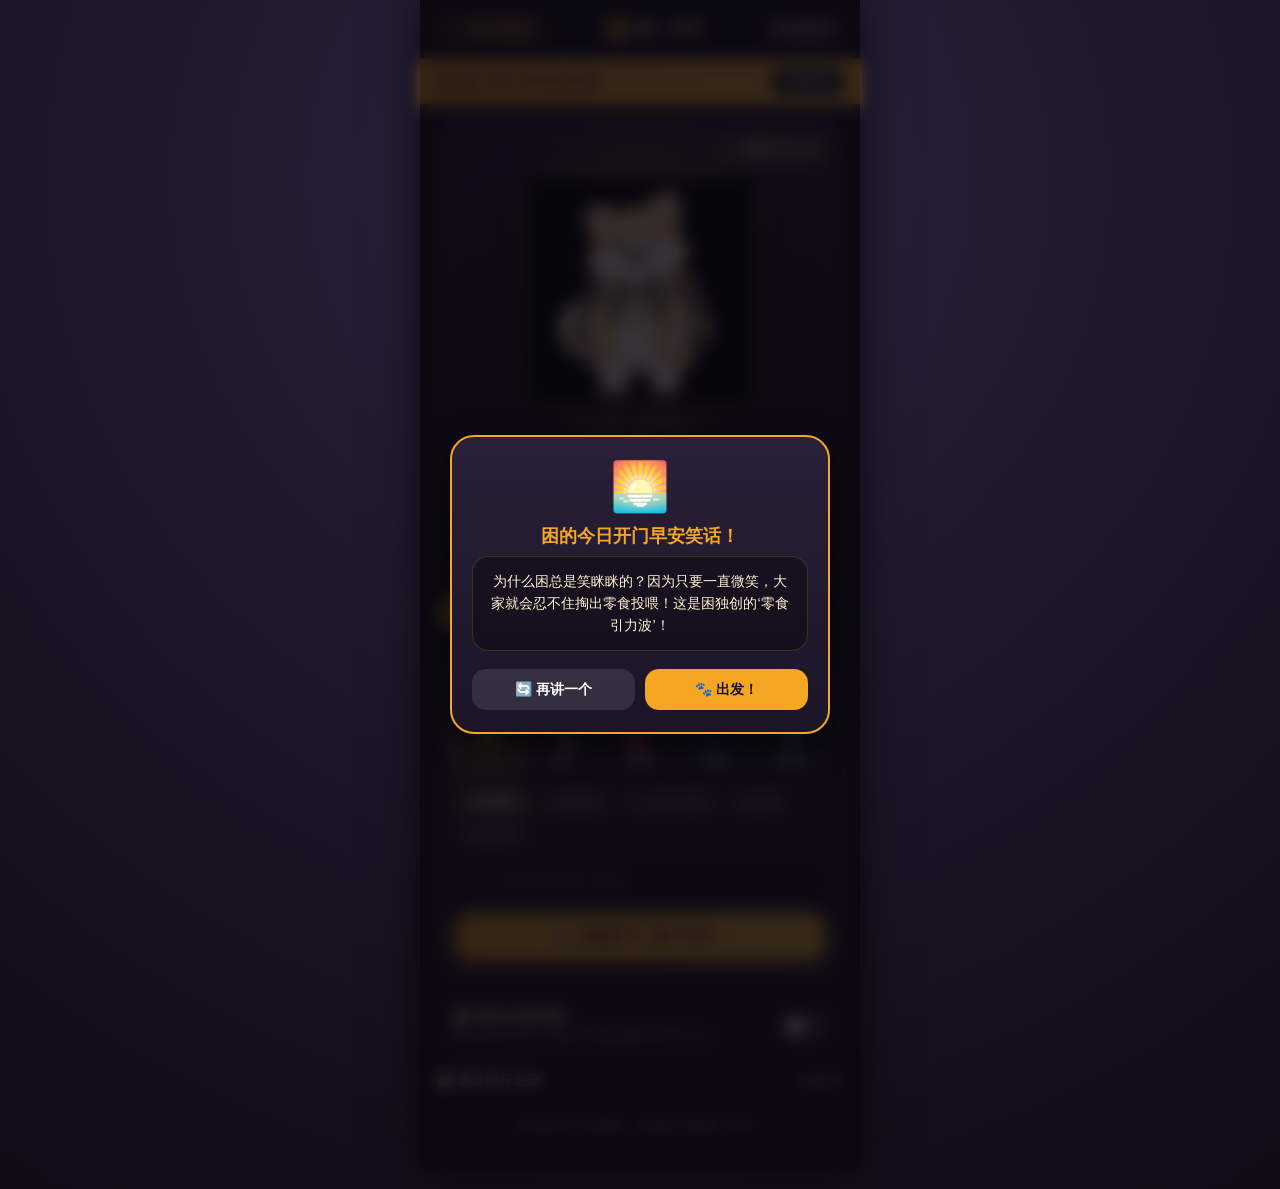
<file: app-a/index.html>
﻿<!DOCTYPE html>
<html lang="zh-CN">
<head>
  <meta charset="UTF-8" />
  <meta name="viewport" content="width=device-width, initial-scale=1.0, maximum-scale=1.0, user-scalable=no, viewport-fit=cover" />
  <title>困 · 每日陪伴打卡 | ZERO POINT ZOO</title>
  
  <!-- PWA Meta Tags -->
  <link rel="manifest" href="manifest.json" />
  <meta name="theme-color" content="#F5A623" />
  <meta name="apple-mobile-web-app-capable" content="yes" />
  <meta name="apple-mobile-web-app-status-bar-style" content="black-translucent" />
  <meta name="apple-mobile-web-app-title" content="困" />
  <link rel="apple-touch-icon" href="icons/apple-touch-icon.png" />
  <link rel="icon" type="image/png" sizes="192x192" href="icons/icon-192.png" />

  <style>
    :root {
      --bg-dark: #161220;
      --bg-card: rgba(35, 29, 48, 0.88);
      --bg-card-hover: rgba(48, 40, 66, 0.95);
      --kun-yellow: #F5A623;
      --kun-yellow-light: #FFC043;
      --kun-yellow-glow: rgba(245, 166, 35, 0.45);
      --kun-cream: #FFF3D1;
      --kun-brown: #8C5A32;
      --kun-red: #E05A47;
      --text-main: #FFFFFF;
      --text-sub: #D3C9E3;
      --text-muted: #958AA6;
      --border-card: rgba(245, 166, 35, 0.28);
      --safe-top: env(safe-area-inset-top, 0px);
      --safe-bottom: env(safe-area-inset-bottom, 0px);
    }

    * {
      box-sizing: border-box;
      margin: 0;
      padding: 0;
      -webkit-tap-highlight-color: transparent;
    }

    body {
      font-family: -apple-system, BlinkMacSystemFont, "Segoe UI", Roboto, "Helvetica Neue", "PingFang SC", "Hiragino Sans GB", "Noto Sans CJK SC", "Apple SD Gothic Neo", "Malgun Gothic", sans-serif;
      background: radial-gradient(circle at 50% 15%, #2D223E 0%, #171220 70%, #0F0B17 100%);
      color: var(--text-main);
      min-height: 100vh;
      display: flex;
      justify-content: center;
      padding-top: var(--safe-top);
      padding-bottom: calc(var(--safe-bottom) + 20px);
      overflow-x: hidden;
      user-select: none;
    }

    /* Mobile Container Frame */
    .app-viewport {
      width: 100%;
      max-width: 440px;
      min-height: 100vh;
      background: rgba(22, 18, 32, 0.88);
      backdrop-filter: blur(20px);
      -webkit-backdrop-filter: blur(20px);
      box-shadow: 0 0 45px rgba(0, 0, 0, 0.65);
      display: flex;
      flex-direction: column;
      position: relative;
    }

    /* Top Nav Bar */
    .app-header {
      padding: 13px 16px;
      display: flex;
      align-items: center;
      justify-content: space-between;
      border-bottom: 1px solid rgba(245, 166, 35, 0.15);
      position: sticky;
      top: 0;
      z-index: 100;
      background: rgba(22, 18, 32, 0.94);
      backdrop-filter: blur(14px);
    }

    .nav-back-btn {
      display: inline-flex;
      align-items: center;
      gap: 5px;
      color: var(--kun-yellow);
      text-decoration: none;
      font-size: 0.82rem;
      font-weight: 700;
      padding: 6px 12px;
      border-radius: 20px;
      background: rgba(245, 166, 35, 0.12);
      border: 1px solid rgba(245, 166, 35, 0.3);
      transition: all 0.2s;
    }
    .nav-back-btn:active {
      transform: scale(0.96);
      background: rgba(245, 166, 35, 0.25);
    }

    .app-logo {
      display: flex;
      align-items: center;
      gap: 7px;
      font-weight: 900;
      font-size: 1rem;
      color: var(--kun-cream);
      letter-spacing: 0.5px;
    }
    .app-logo-badge {
      width: 24px;
      height: 24px;
      border-radius: 50%;
      background: var(--kun-yellow);
      color: #1A1224;
      display: flex;
      align-items: center;
      justify-content: center;
      font-size: 0.8rem;
      font-weight: 900;
    }

    .lang-toggle-btn {
      background: rgba(255, 255, 255, 0.08);
      border: 1px solid rgba(255, 255, 255, 0.2);
      color: #FFF;
      font-size: 0.76rem;
      font-weight: 700;
      padding: 5px 11px;
      border-radius: 14px;
      cursor: pointer;
    }

    /* PWA Install Banner */
    .install-bar {
      display: none;
      background: linear-gradient(90deg, #F5A623, #FFC043);
      color: #1A1224;
      padding: 9px 16px;
      font-size: 0.82rem;
      font-weight: 800;
      display: flex;
      align-items: center;
      justify-content: space-between;
      box-shadow: 0 4px 14px rgba(245, 166, 35, 0.35);
    }
    .install-bar button {
      background: #1A1224;
      color: #FFF3D1;
      border: none;
      padding: 5px 12px;
      border-radius: 12px;
      font-size: 0.78rem;
      font-weight: 900;
      cursor: pointer;
    }

    /* Main Scrollable Content */
    .app-content {
      flex: 1;
      padding: 16px;
      display: flex;
      flex-direction: column;
      gap: 16px;
    }

    /* ================= 2D DYNAMIC CHARACTER STAGE ================= */
    .character-stage {
      background: linear-gradient(180deg, rgba(46, 36, 66, 0.92) 0%, rgba(28, 22, 40, 0.95) 100%);
      border: 2px solid var(--border-card);
      border-radius: 26px;
      padding: 26px 16px 18px;
      display: flex;
      flex-direction: column;
      align-items: center;
      position: relative;
      box-shadow: 0 10px 28px rgba(0, 0, 0, 0.4);
      overflow: hidden;
    }

    .stage-glow {
      position: absolute;
      top: -20px;
      width: 240px;
      height: 240px;
      background: radial-gradient(circle, var(--kun-yellow-glow) 0%, transparent 68%);
      pointer-events: none;
      z-index: 1;
    }

    .streak-badge {
      position: absolute;
      top: 14px;
      right: 14px;
      background: rgba(245, 166, 35, 0.16);
      border: 1px solid var(--kun-yellow);
      color: var(--kun-cream);
      font-size: 0.75rem;
      font-weight: 800;
      padding: 4px 11px;
      border-radius: 20px;
      display: flex;
      align-items: center;
      gap: 5px;
      z-index: 3;
    }

    /* 2D Dynamic Stage Container */
    .char-stage-2d {
      position: relative;
      display: flex;
      flex-direction: column;
      align-items: center;
      justify-content: flex-end;
      width: 100%;
      height: 255px;
      cursor: pointer;
      margin-top: 4px;
      margin-bottom: 2px;
      z-index: 2;
    }

    /* Glowing Magical Pedestal */
    .char-platform {
      position: absolute;
      bottom: 4px;
      width: 205px;
      height: 40px;
      background: radial-gradient(ellipse at center, rgba(245, 166, 35, 0.48) 0%, rgba(245, 166, 35, 0.14) 55%, transparent 75%);
      border-radius: 50%;
      box-shadow: 0 0 26px rgba(245, 166, 35, 0.4);
      animation: platformPulse 3.5s ease-in-out infinite alternate;
      z-index: 1;
    }
    @keyframes platformPulse {
      0% { transform: scale(0.94); opacity: 0.7; }
      100% { transform: scale(1.06); opacity: 1; box-shadow: 0 0 32px rgba(245, 166, 35, 0.55); }
    }

    /* Living 2D Character Figure */
    .char-figure-wrap {
      position: relative;
      z-index: 2;
      transform-origin: bottom center;
      animation: idleLiving 3.2s ease-in-out infinite;
      transition: transform 0.25s cubic-bezier(0.34, 1.56, 0.64, 1);
    }
    .char-stage-2d:active .char-figure-wrap {
      transform: scale(0.92) translateY(5px);
    }

    .char-figure-img {
      height: 225px;
      width: auto;
      max-width: 255px;
      object-fit: contain;
      filter: drop-shadow(0 10px 20px rgba(0, 0, 0, 0.6)) drop-shadow(0 0 14px rgba(245, 166, 35, 0.25));
      transition: transform 0.25s, opacity 0.2s;
      user-select: none;
      -webkit-user-drag: none;
    }

    /* 2D Character Animation States */
    @keyframes idleLiving {
      0% { transform: translateY(0px) scale(1, 1); }
      50% { transform: translateY(-7px) scale(0.985, 1.025); }
      100% { transform: translateY(0px) scale(1, 1); }
    }

    .char-figure-wrap.cheer {
      animation: charBounceCheer 0.75s ease-in-out !important;
    }
    @keyframes charBounceCheer {
      0% { transform: translateY(0) scale(1, 1); }
      30% { transform: translateY(-18px) scale(1.05, 0.95) rotate(-3deg); }
      60% { transform: translateY(-7px) scale(0.97, 1.03) rotate(3deg); }
      100% { transform: translateY(0) scale(1, 1); }
    }

    .char-figure-wrap.waggle {
      animation: charWaggle 0.65s ease-in-out !important;
    }
    @keyframes charWaggle {
      0% { transform: rotate(0deg); }
      25% { transform: rotate(-7deg) scale(1.03); }
      50% { transform: rotate(7deg) scale(1.03); }
      75% { transform: rotate(-4deg); }
      100% { transform: rotate(0deg); }
    }

    .char-tagline {
      margin-top: 6px;
      font-size: 0.78rem;
      color: var(--text-muted);
      z-index: 2;
    }

    /* Speech Bubble */
    .speech-bubble {
      margin-top: 12px;
      background: rgba(20, 16, 28, 0.95);
      border: 1.5px solid var(--kun-yellow);
      border-radius: 18px;
      padding: 12px 16px;
      color: var(--kun-cream);
      font-size: 0.88rem;
      line-height: 1.5;
      text-align: center;
      position: relative;
      width: 100%;
      z-index: 2;
      box-shadow: 0 4px 14px rgba(0,0,0,0.3);
      min-height: 52px;
      display: flex;
      align-items: center;
      justify-content: center;
    }
    .speech-bubble::before {
      content: '';
      position: absolute;
      top: -8px;
      left: 50%;
      transform: translateX(-50%);
      border-width: 0 8px 8px 8px;
      border-style: solid;
      border-color: transparent transparent var(--kun-yellow) transparent;
    }

    .joke-quick-btn {
      margin-top: 10px;
      background: transparent;
      border: 1px dashed var(--kun-yellow);
      color: var(--kun-yellow);
      font-size: 0.76rem;
      font-weight: 700;
      padding: 6px 14px;
      border-radius: 12px;
      cursor: pointer;
      display: inline-flex;
      align-items: center;
      gap: 5px;
      z-index: 2;
      transition: all 0.2s;
    }
    .joke-quick-btn:active {
      background: rgba(245, 166, 35, 0.15);
      transform: scale(0.97);
    }

    /* Section Navigation Tabs */
    .app-tabs {
      display: grid;
      grid-template-columns: 1fr 1fr;
      gap: 8px;
      background: rgba(30, 24, 43, 0.8);
      padding: 5px;
      border-radius: 16px;
      border: 1px solid rgba(255, 255, 255, 0.08);
    }
    .tab-btn {
      padding: 9px 0;
      text-align: center;
      background: transparent;
      border: none;
      color: var(--text-muted);
      font-size: 0.85rem;
      font-weight: 800;
      border-radius: 12px;
      cursor: pointer;
      transition: all 0.2s;
    }
    .tab-btn.active {
      background: var(--kun-yellow);
      color: #1E162B;
      box-shadow: 0 3px 10px rgba(245, 166, 35, 0.35);
    }

    /* TAB 1: 10-Second Mood Record Card */
    .record-card {
      background: var(--bg-card);
      border: 1.5px solid var(--border-card);
      border-radius: 22px;
      padding: 18px;
      display: flex;
      flex-direction: column;
      gap: 14px;
    }

    .card-title-row {
      display: flex;
      align-items: center;
      justify-content: space-between;
    }
    .card-title-row h3 {
      font-size: 0.96rem;
      font-weight: 900;
      color: var(--kun-cream);
      display: flex;
      align-items: center;
      gap: 6px;
    }
    .card-title-badge {
      font-size: 0.72rem;
      color: var(--kun-yellow);
      background: rgba(245, 166, 35, 0.12);
      padding: 3px 8px;
      border-radius: 10px;
      border: 1px solid rgba(245, 166, 35, 0.25);
    }

    /* 5 Mood Selectors */
    .mood-grid {
      display: grid;
      grid-template-columns: repeat(5, 1fr);
      gap: 8px;
    }
    .mood-btn {
      background: rgba(45, 37, 62, 0.7);
      border: 1.5px solid rgba(255, 255, 255, 0.08);
      border-radius: 14px;
      padding: 10px 4px 8px;
      display: flex;
      flex-direction: column;
      align-items: center;
      gap: 5px;
      cursor: pointer;
      transition: all 0.2s cubic-bezier(0.34, 1.56, 0.64, 1);
    }
    .mood-btn .mood-emoji {
      font-size: 1.5rem;
      transition: transform 0.2s;
    }
    .mood-btn .mood-lbl {
      font-size: 0.68rem;
      font-weight: 700;
      color: var(--text-sub);
    }
    .mood-btn:active {
      transform: scale(0.92);
    }
    .mood-btn.active {
      background: rgba(245, 166, 35, 0.22);
      border-color: var(--kun-yellow);
      box-shadow: 0 0 14px var(--kun-yellow-glow);
    }
    .mood-btn.active .mood-emoji {
      transform: scale(1.18);
    }
    .mood-btn.active .mood-lbl {
      color: var(--kun-yellow);
    }

    /* Tag Chips */
    .chips-row {
      display: flex;
      flex-wrap: wrap;
      gap: 6px;
    }
    .chip {
      background: rgba(255, 255, 255, 0.06);
      border: 1px solid rgba(255, 255, 255, 0.12);
      color: var(--text-sub);
      font-size: 0.74rem;
      padding: 4px 10px;
      border-radius: 12px;
      cursor: pointer;
      transition: all 0.15s;
    }
    .chip.selected {
      background: rgba(245, 166, 35, 0.2);
      border-color: var(--kun-yellow);
      color: var(--kun-cream);
      font-weight: 700;
    }

    /* Quick Note Input */
    .note-input {
      width: 100%;
      background: rgba(20, 16, 28, 0.85);
      border: 1px solid rgba(255, 255, 255, 0.15);
      border-radius: 14px;
      padding: 10px 14px;
      color: #FFF;
      font-size: 0.84rem;
      outline: none;
      transition: border 0.2s;
    }
    .note-input:focus {
      border-color: var(--kun-yellow);
    }
    .note-input::placeholder {
      color: var(--text-muted);
    }

    /* Submit Button */
    .submit-record-btn {
      width: 100%;
      padding: 13px;
      background: linear-gradient(90deg, #F5A623 0%, #FFC043 100%);
      color: #171120;
      border: none;
      border-radius: 16px;
      font-size: 0.95rem;
      font-weight: 900;
      cursor: pointer;
      display: flex;
      align-items: center;
      justify-content: center;
      gap: 8px;
      box-shadow: 0 4px 16px rgba(245, 166, 35, 0.4);
      transition: all 0.2s;
    }
    .submit-record-btn:active {
      transform: scale(0.98);
      filter: brightness(1.1);
    }

    /* Background Notification & Patrol Toggle Card */
    .patrol-card {
      background: rgba(30, 24, 43, 0.7);
      border: 1px solid rgba(245, 166, 35, 0.2);
      border-radius: 18px;
      padding: 14px 16px;
      display: flex;
      align-items: center;
      justify-content: space-between;
    }
    .patrol-info {
      display: flex;
      flex-direction: column;
      gap: 2px;
    }
    .patrol-info h4 {
      font-size: 0.84rem;
      color: var(--kun-cream);
      display: flex;
      align-items: center;
      gap: 6px;
    }
    .patrol-info small {
      font-size: 0.72rem;
      color: var(--text-muted);
    }
    .toggle-switch {
      position: relative;
      display: inline-block;
      width: 44px;
      height: 24px;
    }
    .toggle-switch input {
      opacity: 0;
      width: 0;
      height: 0;
    }
    .toggle-slider {
      position: absolute;
      cursor: pointer;
      top: 0; left: 0; right: 0; bottom: 0;
      background-color: rgba(255, 255, 255, 0.18);
      transition: .3s;
      border-radius: 24px;
    }
    .toggle-slider:before {
      position: absolute;
      content: "";
      height: 18px;
      width: 18px;
      left: 3px;
      bottom: 3px;
      background-color: white;
      transition: .3s;
      border-radius: 50%;
    }
    input:checked + .toggle-slider {
      background-color: var(--kun-yellow);
    }
    input:checked + .toggle-slider:before {
      transform: translateX(20px);
    }

    /* History Timeline */
    .history-section {
      display: flex;
      flex-direction: column;
      gap: 10px;
    }
    .history-header {
      font-size: 0.85rem;
      font-weight: 800;
      color: var(--text-sub);
      display: flex;
      align-items: center;
      justify-content: space-between;
    }
    .history-list {
      display: flex;
      flex-direction: column;
      gap: 10px;
    }
    .history-item {
      background: rgba(32, 26, 46, 0.85);
      border: 1px solid rgba(255, 255, 255, 0.08);
      border-radius: 14px;
      padding: 12px 14px;
      display: flex;
      align-items: center;
      justify-content: space-between;
      animation: fadeIn 0.3s ease;
    }
    .history-item-left {
      display: flex;
      align-items: center;
      gap: 12px;
    }
    .history-emoji {
      font-size: 1.6rem;
    }
    .history-texts {
      display: flex;
      flex-direction: column;
      gap: 2px;
    }
    .history-mood-name {
      font-size: 0.84rem;
      font-weight: 800;
      color: var(--kun-cream);
    }
    .history-note {
      font-size: 0.74rem;
      color: var(--text-muted);
    }
    .history-time {
      font-size: 0.7rem;
      color: var(--kun-yellow);
      font-weight: 700;
    }

    /* TAB 2: Simple Local AI Chat Interface */
    .chat-card {
      background: var(--bg-card);
      border: 1.5px solid var(--border-card);
      border-radius: 22px;
      padding: 16px;
      display: flex;
      flex-direction: column;
      height: 480px;
    }
    .chat-messages {
      flex: 1;
      overflow-y: auto;
      display: flex;
      flex-direction: column;
      gap: 12px;
      padding-right: 4px;
      margin-bottom: 12px;
    }
    .chat-bubble {
      max-width: 82%;
      padding: 10px 14px;
      border-radius: 16px;
      font-size: 0.85rem;
      line-height: 1.45;
      animation: fadeIn 0.2s ease;
    }
    .chat-bubble.kun {
      align-self: flex-start;
      background: rgba(50, 40, 70, 0.9);
      border: 1px solid rgba(245, 166, 35, 0.35);
      color: var(--kun-cream);
      border-bottom-left-radius: 4px;
    }
    .chat-bubble.user {
      align-self: flex-end;
      background: var(--kun-yellow);
      color: #171120;
      font-weight: 600;
      border-bottom-right-radius: 4px;
    }

    .quick-chips-grid {
      display: flex;
      gap: 6px;
      overflow-x: auto;
      padding-bottom: 8px;
      margin-bottom: 8px;
    }
    .quick-chips-grid button {
      white-space: nowrap;
      background: rgba(255, 255, 255, 0.08);
      border: 1px solid rgba(255, 255, 255, 0.15);
      color: var(--kun-cream);
      font-size: 0.74rem;
      padding: 5px 10px;
      border-radius: 12px;
      cursor: pointer;
    }

    .chat-input-row {
      display: flex;
      gap: 8px;
    }
    .chat-input {
      flex: 1;
      background: rgba(20, 16, 28, 0.85);
      border: 1px solid rgba(255, 255, 255, 0.15);
      border-radius: 14px;
      padding: 10px 14px;
      color: #FFF;
      font-size: 0.84rem;
      outline: none;
    }
    .chat-send-btn {
      background: var(--kun-yellow);
      border: none;
      color: #171120;
      font-weight: 900;
      font-size: 0.86rem;
      padding: 0 16px;
      border-radius: 14px;
      cursor: pointer;
    }

    /* Modal / Popups */
    .modal-overlay {
      position: fixed;
      top: 0; left: 0; right: 0; bottom: 0;
      background: rgba(10, 8, 16, 0.82);
      backdrop-filter: blur(8px);
      z-index: 1000;
      display: none;
      align-items: center;
      justify-content: center;
      padding: 20px;
    }
    .modal-box {
      width: 100%;
      max-width: 380px;
      background: linear-gradient(180deg, #2A2038 0%, #1B1527 100%);
      border: 2px solid var(--kun-yellow);
      border-radius: 24px;
      padding: 22px 20px;
      text-align: center;
      box-shadow: 0 10px 30px rgba(0, 0, 0, 0.7);
      animation: popIn 0.3s cubic-bezier(0.34, 1.56, 0.64, 1);
    }
    .modal-icon {
      font-size: 3rem;
      margin-bottom: 8px;
    }
    .modal-title {
      font-size: 1.15rem;
      font-weight: 900;
      color: var(--kun-yellow);
      margin-bottom: 8px;
    }
    .modal-desc {
      font-size: 0.88rem;
      color: var(--kun-cream);
      line-height: 1.55;
      margin-bottom: 18px;
      background: rgba(15, 11, 22, 0.6);
      padding: 14px;
      border-radius: 16px;
      border: 1px solid rgba(245, 166, 35, 0.2);
    }
    .modal-btn-row {
      display: flex;
      gap: 10px;
    }
    .modal-btn {
      flex: 1;
      padding: 11px;
      border-radius: 14px;
      font-size: 0.88rem;
      font-weight: 800;
      cursor: pointer;
      border: none;
    }
    .modal-btn.primary {
      background: var(--kun-yellow);
      color: #171120;
    }
    .modal-btn.secondary {
      background: rgba(255, 255, 255, 0.1);
      color: #FFF;
    }

    /* Floating Heart / Paw Animation */
    .floating-fx {
      position: absolute;
      font-size: 1.5rem;
      pointer-events: none;
      animation: floatUp 1s ease-out forwards;
      z-index: 99;
    }
    @keyframes floatUp {
      0% { opacity: 1; transform: translate(0, 0) scale(0.6); }
      100% { opacity: 0; transform: translate(var(--tx, 0px), -80px) scale(1.4); }
    }
    @keyframes popIn {
      0% { opacity: 0; transform: scale(0.85); }
      100% { opacity: 1; transform: scale(1); }
    }
    @keyframes fadeIn {
      0% { opacity: 0; transform: translateY(6px); }
      100% { opacity: 1; transform: translateY(0); }
    }
  </style>
</head>
<body>

  <div class="app-viewport">
    <!-- Top Navigation Header -->
    <header class="app-header">
      <a href="../#kun" class="nav-back-btn">
        <span>←</span>
        <span data-zh>返回动物园</span>
        <span data-ko style="display:none;">동물원으로</span>
      </a>

      <div class="app-logo">
        <span class="app-logo-badge">困</span>
        <span data-zh>困 · APP</span>
        <span data-ko style="display:none;">곤 · APP</span>
      </div>

      <button type="button" class="lang-toggle-btn" onclick="toggleAppLang()">
        <span id="lang-indicator">KR 한국어</span>
      </button>
    </header>

    <!-- PWA Install Banner -->
    <div id="install-bar" class="install-bar">
      <div>
        <span data-zh>📱 添加「困」到手机主屏幕</span>
        <span data-ko style="display:none;">📱 「곤」 홈 화면에 추가</span>
      </div>
      <button type="button" onclick="triggerPWAInstall()">
        <span data-zh>安装应用</span>
        <span data-ko style="display:none;">설치하기</span>
      </button>
    </div>

    <!-- Main Content Area -->
    <main class="app-content">

      <!-- ================= 2D DYNAMIC CHARACTER STAGE ================= -->
      <section class="character-stage">
        <div class="stage-glow"></div>
        
        <div class="streak-badge" id="streak-badge">
          <span>🐾</span>
          <span id="streak-text" data-zh>连续打卡 1 天</span>
          <span id="streak-text-ko" data-ko style="display:none;">연속 체크인 1일</span>
        </div>

        <!-- 2D Character Figure on Glowing Pedestal -->
        <div class="char-stage-2d" onclick="handleKunClick()" title="点击与困互动！">
          <div class="char-platform"></div>
          <div class="char-figure-wrap" id="char-figure-wrap">
            <img src="[data-uri]" onerror="this.onerror=null;this.src='../assets/kun_character_new.png';" alt="困 2D 角色" class="char-figure-img" id="char-figure-img" />
          </div>
        </div>

        <div class="char-tagline">
          <span data-zh>“无论去哪，困都陪着你！”</span>
          <span data-ko style="display:none;">“어디든, 곤이 함께할게!”</span>
        </div>

        <div class="speech-bubble" id="kun-speech">
          <span id="speech-content">汪！今天早上第一件事，就是想见到你！快来记录一下今天的心情吧~</span>
        </div>

        <button type="button" class="joke-quick-btn" onclick="tellDailyJoke(true)">
          <span>✨</span>
          <span data-zh>听困讲个早安笑话</span>
          <span data-ko style="display:none;">곤의 모닝 유머 듣기</span>
        </button>
      </section>

      <!-- App Tabs Navigation -->
      <div class="app-tabs">
        <button type="button" class="tab-btn active" id="tab-btn-record" onclick="switchAppTab('record')">
          <span data-zh>📝 10秒心情记录</span>
          <span data-ko style="display:none;">📝 10초 무드 기록</span>
        </button>
        <button type="button" class="tab-btn" id="tab-btn-chat" onclick="switchAppTab('chat')">
          <span data-zh>💬 伴行 AI 对话</span>
          <span data-ko style="display:none;">💬 동행 AI 대화</span>
        </button>
      </div>

      <!-- VIEW 1: 10-Second Record View -->
      <div id="view-record" style="display: flex; flex-direction: column; gap: 14px;">
        <section class="record-card">
          <div class="card-title-row">
            <h3>
              <span>🦴</span>
              <span data-zh>今日状态快速打卡</span>
              <span data-ko style="display:none;">오늘 상태 빠른 체크인</span>
            </h3>
            <span class="card-title-badge" data-zh>⏱️ 仅需 10 秒</span>
            <span class="card-title-badge" data-ko style="display:none;">⏱️ 10초 컷</span>
          </div>

          <!-- 5 Mood Selectors -->
          <div class="mood-grid">
            <div class="mood-btn active" onclick="selectMood(0, '☀️', '元气满格', '에너지 100%')">
              <span class="mood-emoji">☀️</span>
              <span class="mood-lbl" data-zh>元气</span>
              <span class="mood-lbl" data-ko style="display:none;">에너지</span>
            </div>
            <div class="mood-btn" onclick="selectMood(1, '🦴', '想吃零食', '간식 땡김')">
              <span class="mood-emoji">🦴</span>
              <span class="mood-lbl" data-zh>馋了</span>
              <span class="mood-lbl" data-ko style="display:none;">간식</span>
            </div>
            <div class="mood-btn" onclick="selectMood(2, '🎒', '渴望探险', '모험 떠나기')">
              <span class="mood-emoji">🎒</span>
              <span class="mood-lbl" data-zh>探险</span>
              <span class="mood-lbl" data-ko style="display:none;">모험</span>
            </div>
            <div class="mood-btn" onclick="selectMood(3, '💤', '有点累了', '지치고 졸림')">
              <span class="mood-emoji">💤</span>
              <span class="mood-lbl" data-zh>想歇</span>
              <span class="mood-lbl" data-ko style="display:none;">휴식</span>
            </div>
            <div class="mood-btn" onclick="selectMood(4, '🌧️', '需要抱抱', '위로 필요해')">
              <span class="mood-emoji">🌧️</span>
              <span class="mood-lbl" data-zh>抱抱</span>
              <span class="mood-lbl" data-ko style="display:none;">위로</span>
            </div>
          </div>

          <!-- Tag Chips -->
          <div class="chips-row">
            <span class="chip selected" onclick="toggleChip(this)">#吃饱喝足</span>
            <span class="chip" onclick="toggleChip(this)">#探险顺利</span>
            <span class="chip" onclick="toggleChip(this)">#今天天气真好</span>
            <span class="chip" onclick="toggleChip(this)">#有点困</span>
            <span class="chip" onclick="toggleChip(this)">#想去旅行</span>
          </div>

          <!-- Optional Quick Note -->
          <input type="text" id="record-note" class="note-input" placeholder="写一句想对困说的话 (选填)..." />

          <!-- Submit Button -->
          <button type="button" class="submit-record-btn" onclick="submitRecord()">
            <span>🐾</span>
            <span data-zh>完成打卡 · 盖个爪印！</span>
            <span data-ko style="display:none;">체크인 완료 · 발도장 쾅!</span>
          </button>
        </section>

        <!-- Background Patrol & Notification Toggle Card -->
        <section class="patrol-card">
          <div class="patrol-info">
            <h4>
              <span>🧭</span>
              <span data-zh>困后台巡逻通知</span>
              <span data-ko style="display:none;">곤 백그라운드 순찰 알림</span>
            </h4>
            <small data-zh>退出或切后台后，困会自己跑去探险并向你汇报！</small>
            <small data-ko style="display:none;">앱을 나가도 곤이 혼자 모험을 떠나 알림을 보내요!</small>
          </div>
          <label class="toggle-switch">
            <input type="checkbox" id="patrol-toggle" onchange="togglePatrol(this.checked)" />
            <span class="toggle-slider"></span>
          </label>
        </section>

        <!-- History Timeline -->
        <section class="history-section">
          <div class="history-header">
            <span data-zh>📅 最近同行足迹</span>
            <span data-ko style="display:none;">📅 최근 동행 발자국</span>
            <span style="font-size:0.75rem; color:var(--text-muted);" id="history-count">0 次打卡</span>
          </div>
          <div class="history-list" id="history-list">
            <!-- Dynamic History Cards injected here -->
          </div>
        </section>
      </div>

      <!-- VIEW 2: AI Companion Chat View -->
      <div id="view-chat" style="display: none;">
        <section class="chat-card">
          <div class="chat-messages" id="chat-messages">
            <div class="chat-bubble kun">
              汪！我是你的探险伙伴困！背包里已经装满了骨头饼干，想聊点什么？可以问我九尾的八卦、打包秘诀，或者让我给你讲个笑话！🦴
            </div>
          </div>

          <!-- Quick Chips -->
          <div class="quick-chips-grid">
            <button type="button" onclick="sendQuickMessage('给你讲个笑话吧')">🐶 讲个笑话</button>
            <button type="button" onclick="sendQuickMessage('背包里装了什么好吃的？')">🍖 背包食物</button>
            <button type="button" onclick="sendQuickMessage('九尾今天在干嘛？')">🦊 九尾八卦</button>
            <button type="button" onclick="sendQuickMessage('今天好累，需要安慰')">🌧️ 摸摸求安慰</button>
            <button type="button" onclick="sendQuickMessage('背包怎么打包才不累？')">🎒 打包秘诀</button>
          </div>

          <div class="chat-input-row">
            <input type="text" id="chat-input" class="chat-input" placeholder="跟困说点什么..." onkeydown="if(event.key==='Enter') sendChatMessage()" />
            <button type="button" class="chat-send-btn" onclick="sendChatMessage()">
              <span data-zh>发送</span>
              <span data-ko style="display:none;">전송</span>
            </button>
          </div>
        </section>
      </div>

    </main>

    <!-- Daily Joke / Morning Greeting Modal -->
    <div class="modal-overlay" id="joke-modal">
      <div class="modal-box">
        <div class="modal-icon">🌅</div>
        <div class="modal-title" id="joke-modal-title">困的今日开门早安笑话！</div>
        <div class="modal-desc" id="joke-modal-content">
          加载中...
        </div>
        <div class="modal-btn-row">
          <button type="button" class="modal-btn secondary" onclick="tellDailyJoke(false)">
            <span>🔄</span>
            <span data-zh>再讲一个</span>
            <span data-ko style="display:none;">하나 더!</span>
          </button>
          <button type="button" class="modal-btn primary" onclick="closeJokeModal()">
            <span>🐾</span>
            <span data-zh>出发！</span>
            <span data-ko style="display:none;">출발!</span>
          </button>
        </div>
      </div>
    </div>

    <!-- Background Adventure Return Report Modal -->
    <div class="modal-overlay" id="adventure-modal">
      <div class="modal-box">
        <div class="modal-icon">🎒</div>
        <div class="modal-title" data-zh>🐾 困的秘密后台探险日记！</div>
        <div class="modal-title" data-ko style="display:none;">🐾 곤의 비밀 모험 일지!</div>
        <div class="modal-desc" id="adventure-report-content">
          在你离开的这段时间里，困也没闲着哦...
        </div>
        <div class="modal-btn-row">
          <button type="button" class="modal-btn primary" style="width:100%;" onclick="closeAdventureModal()">
            <span data-zh>抱抱困，辛苦啦！</span>
            <span data-ko style="display:none;">수고했어 곤! 꼬옥 안아주기</span>
          </button>
        </div>
      </div>
    </div>

  </div>

  <script>
    /* ================= APP STATE & DATA ================= */
    let currentLang = 'zh'; // 'zh' or 'ko'
    let currentMood = { emoji: '☀️', nameZh: '元气满格', nameKo: '에너지 100%' };
    let deferredPrompt = null;
    let patrolEnabled = false;
    let leaveTimestamp = null;

    // Rich Joke Pool (20+ cute bilingual travel & Shiba jokes for Kun)
    const JOKES_POOL = [
      {
        zh: "你知道为什么困的背包总是这么鼓吗？因为里面装了 99% 的骨头饼干，和 1% 装骨头饼干的袋子！汪！",
        ko: "곤의 배낭이 왜 항상 빵빵한지 알아? 뼈다귀 간식이 99%, 간식 봉지가 1% 들어있거든! 멍!"
      },
      {
        zh: "今天早上九尾问我：‘困，世界上最难走的路是什么路？’ 我说：‘去没有烤红薯摊的探险路！’ 九尾无语了整整三分钟~",
        ko: "오늘 아침 구미호가 물었어. ‘곤아, 세상에서 제일 험한 길이 뭔지 알아?’ 내가 말했지. ‘군고구마 포장마차가 없는 모험길!’ 구미호가 3분 동안 멍때리더라구~"
      },
      {
        zh: "刚才我试着像猫咪七宝那样踩奶，结果把睡垫踩出了一个狗窝形的大坑……千万别告诉他！",
        ko: "방금 고양이 칠보처럼 꾹꾹이를 해봤는데, 방석에 커다란 강아지 발자국 구멍을 내버렸어…… 절대 비밀이야!"
      },
      {
        zh: "出门前我发誓只带生活必需品，结果背包拉链一拉开：磨牙棒、肉脯、牛肉粒、小鱼干……这全都是生存必需品啊！",
        ko: "집 나설 땐 생필품만 챙기겠다고 맹세했는데, 배낭을 열어보니: 개껌, 육포, 소고기 큐브, 건포…… 전부 생존 필수품이잖아!"
      },
      {
        zh: "如果今天感到疲倦，那就深吸一口气——闻到没有？这是大自然里烤香肠的味道！（其实是我背包里的肉干漏油了）",
        ko: "오늘 피곤하다면 깊게 숨을 들이쉬어 봐——냄새 나지? 자연 속 소시지 구이 냄새야! (사실 배낭 속 육포 기름이 샌 거야)"
      },
      {
        zh: "为什么困总是笑眯眯的？因为只要一直微笑，大家就会忍不住掏出零食投喂！这是困独创的‘零食引力波’！",
        ko: "곤이 왜 항상 싱글벙글 웃는지 알아? 계속 웃고 있으면 사람들이 간식을 주거든! 이건 곤이 개발한 ‘간식 유인 작전’이야!"
      },
      {
        zh: "黑羽乌鸦跟我说指南针最重要，但我发现：只要跟着香味走，永远不会迷路！",
        ko: "까마귀 흑우가 나침반이 제일 중요하다고 했지만, 맛있는 냄새를 따라가면 길을 잃을 일이 전혀 없어!"
      },
      {
        zh: "今天重物放中上部贴背，困健步如飞！路过的松鼠问我：‘你今天怎么跑这么快？’ 我说：‘因为前面十米有肉干！’",
        ko: "무거운 짐을 등 쪽에 붙였더니 곤이 번개처럼 달려! 다람쥐가 물었어. ‘오늘 왜 이리 빨라?’ 내가 답했지. ‘10m 앞에 고기가 있거든!’"
      },
      {
        zh: "有只蝴蝶停在困鼻子上，我打了个大喷嚏，结果背包里的指南针飞到了树顶……嘘，不要被队长发现！",
        ko: "나비가 곤 코에 앉아서 재채기를 크게 했더니 배낭 나침반이 나무 위로 날아갔어…… 쉿, 대장한테 이르면 안 돼!"
      },
      {
        zh: "只要心中有饭，哪里都是阳光营地！今天也跟困一起大口吃饭、快乐前行吧！",
        ko: "마음속에 밥만 있다면 어디든 햇살 캠프야! 오늘도 곤과 함께 든든하게 먹고 신나게 달려보자!"
      }
    ];

    // Background Random Adventure Logs
    const ADVENTURE_LOGS = [
      {
        zh: "在你离开的这几分钟里，困背着大背包在零点树林里巡逻了 3 圈，追了一只金色蝴蝶，还在古树下偷偷藏了半根肉骨头！",
        ko: "당신이 자리를 비운 사이, 곤은 큰 배낭을 메고 숲을 3바퀴 순찰하고 황금 나비를 쫓다가 고목 아래에 뼈다귀를 숨겨뒀어요!"
      },
      {
        zh: "刚才困去九尾的营地探查敌情，趁他不注意顺走了一块刚出炉的烤土豆，尾巴摇得停不下来！",
        ko: "방금 곤이 구미호의 캠프를 정찰하다가 갓 구운 감자를 득템했어요! 꼬리를 헬리콥터처럼 흔들고 있답니다!"
      },
      {
        zh: "困在背包里清点了一下资产：一共 28 块骨头饼干、1 个生锈但还能转的指南针，以及一整袋想分给你的好心情！",
        ko: "곤이 배낭 속 재산을 점검했어요: 뼈다귀 간식 28개, 낡았지만 잘 도는 나침반 1개, 그리고 당신에게 줄 행복 한 봉지!"
      },
      {
        zh: "困在草地上打了个滚，伸了个超长的大懒腰，还趴在营地门槛上一直盯着小路，一听到你的脚步声立刻坐端正啦！",
        ko: "곤이 잔디밭에서 뒹굴고 기지개를 켠 뒤, 문앞에서 당신 발소리가 들릴 때까지 얌전히 기다리고 있었어요!"
      }
    ];

    /* ================= INITIALIZATION ================= */
    window.addEventListener('DOMContentLoaded', () => {
      // Register Service Worker
      if ('serviceWorker' in navigator) {
        navigator.serviceWorker.register('./sw.js').then(() => {
          console.log('Kun PWA Service Worker Registered!');
        }).catch(err => console.log('SW registration fail:', err));
      }

      // Handle PWA Install Prompt
      window.addEventListener('beforeinstallprompt', (e) => {
        e.preventDefault();
        deferredPrompt = e;
        const installBar = document.getElementById('install-bar');
        if (installBar) installBar.style.display = 'flex';
      });

      // Load Saved History
      loadHistory();
      updateStreakDisplay();

      // Check Daily First-Time Open
      checkDailyFirstOpen();

      // Listen for Visibility Change (Background Patrol)
      document.addEventListener('visibilitychange', handleVisibilityChange);
    });

    /* ================= PWA INSTALL TRIGGER ================= */
    function triggerPWAInstall() {
      if (deferredPrompt) {
        deferredPrompt.prompt();
        deferredPrompt.userChoice.then((choiceResult) => {
          if (choiceResult.outcome === 'accepted') {
            document.getElementById('install-bar').style.display = 'none';
          }
          deferredPrompt = null;
        });
      } else {
        alert(currentLang === 'zh' 
          ? '📱 点击浏览器菜单中的“添加到主屏幕”或“安装应用”即可将「困」安装到手机桌面！' 
          : '📱 브라우저 메뉴에서 [홈 화면에 추가] 또는 [앱 설치]를 누르면 「곤」을 홈 화면에 설치할 수 있어요!');
      }
    }

    /* ================= DAILY FIRST-TIME OPEN CHECK ================= */
    function checkDailyFirstOpen() {
      const todayStr = new Date().toISOString().split('T')[0];
      const lastOpenDate = localStorage.getItem('kun_app_last_open_date');

      if (lastOpenDate !== todayStr) {
        localStorage.setItem('kun_app_last_open_date', todayStr);
        setTimeout(() => {
          tellDailyJoke(false);
        }, 600);
      }
    }

    /* ================= JOKE ENGINE ================= */
    function tellDailyJoke(showModal = true) {
      const randomIndex = Math.floor(Math.random() * JOKES_POOL.length);
      const joke = JOKES_POOL[randomIndex];
      const jokeText = currentLang === 'zh' ? joke.zh : joke.ko;

      // Update Speech Bubble
      document.getElementById('speech-content').innerText = jokeText;
      triggerKun2DAnimation('cheer');
      playCuteAudio('happy');

      // Update Modal
      const modal = document.getElementById('joke-modal');
      const modalContent = document.getElementById('joke-modal-content');
      modalContent.innerText = jokeText;
      modal.style.display = 'flex';
    }

    function closeJokeModal() {
      document.getElementById('joke-modal').style.display = 'none';
    }

    /* ================= 10-SEC MOOD SELECTION & SUBMISSION ================= */
    function selectMood(idx, emoji, nameZh, nameKo) {
      currentMood = { emoji, nameZh, nameKo };
      const buttons = document.querySelectorAll('.mood-btn');
      buttons.forEach((btn, i) => {
        if (i === idx) btn.classList.add('active');
        else btn.classList.remove('active');
      });

      // Trigger dynamic 2D animations according to mood!
      const charImg = document.getElementById('char-figure-img');
      charImg.src = '[data-uri]';
      if (idx === 0 || idx === 2) {
        triggerKun2DAnimation('cheer');
      } else {
        triggerKun2DAnimation('waggle');
      }

      // Quick character comment
      const commentsZh = [
        "☀️ 元气满满！快来跟困比比谁跑得快！汪！",
        "🦴 馋了？困的背包里正好有两块新鲜骨头饼干，分你一块！",
        "🎒 想去探险？困的大背包已经整装待发啦，走起！",
        "💤 累了就靠着困毛茸茸的背睡会儿吧，困替你守着营地！",
        "🌧️ 无论发生什么，困的前爪都会紧紧握住你！大抱抱！"
      ];
      const commentsKo = [
        "☀️ 에너지 100%! 곤이랑 달리기 시합할래? 멍!",
        "🦴 배고파? 마침 곤의 배낭에 바삭한 뼈다귀 쿠키가 있어, 하나 줄게!",
        "🎒 모험이 고파? 배낭 패킹 완료! 지금 당장 출발하자!",
        "💤 피곤하면 곤의 푹신한 등에 기대어 쉬어, 곤이 보초 설게!",
        "🌧️ 무슨 일 있어도 곤의 솜방망이 앞발이 꼭 잡아줄게! 꼬옥 안아주기!"
      ];
      const text = currentLang === 'zh' ? commentsZh[idx] : commentsKo[idx];
      document.getElementById('speech-content').innerText = text;
      playCuteAudio('tap');
    }

    function toggleChip(el) {
      el.classList.toggle('selected');
    }

    function submitRecord() {
      const noteInput = document.getElementById('record-note');
      const noteVal = noteInput.value.trim();

      const selectedChips = Array.from(document.querySelectorAll('.chip.selected')).map(c => c.innerText);
      const now = new Date();
      const timeStr = `${(now.getMonth() + 1).toString().padStart(2, '0')}/${now.getDate().toString().padStart(2, '0')} ${now.getHours().toString().padStart(2, '0')}:${now.getMinutes().toString().padStart(2, '0')}`;

      const entry = {
        id: Date.now(),
        emoji: currentMood.emoji,
        nameZh: currentMood.nameZh,
        nameKo: currentMood.nameKo,
        note: noteVal || selectedChips.join(' ') || (currentLang === 'zh' ? '完成了日常同行记录' : '오늘의 동행 체크 완료'),
        time: timeStr
      };

      // Save to localStorage
      let records = JSON.parse(localStorage.getItem('kun_records') || '[]');
      records.unshift(entry);
      if (records.length > 20) records = records.slice(0, 20);
      localStorage.setItem('kun_records', JSON.stringify(records));

      // Increase Streak
      let streak = parseInt(localStorage.getItem('kun_streak') || '1', 10);
      streak += 1;
      localStorage.setItem('kun_streak', streak);

      // Feedback animation & audio
      triggerFloatingPaw();
      triggerKun2DAnimation('cheer');
      playCuteAudio('success');

      // Speech
      document.getElementById('speech-content').innerText = currentLang === 'zh'
        ? `🐾 打卡成功！已盖上困的专属爪印，连续同行第 ${streak} 天！明天也要来哦！`
        : `🐾 체크인 완료! 곤의 전용 발도장 쾅! 연속 ${streak}일 동행 중! 내일도 꼭 와줘!`;

      // Reset input
      noteInput.value = '';
      loadHistory();
      updateStreakDisplay();
    }

    function loadHistory() {
      const records = JSON.parse(localStorage.getItem('kun_records') || '[]');
      const container = document.getElementById('history-list');
      const countEl = document.getElementById('history-count');
      
      countEl.innerText = currentLang === 'zh' ? `${records.length} 次打卡` : `${records.length}회 기록`;

      if (records.length === 0) {
        container.innerHTML = `<div style="text-align:center; padding:18px; color:var(--text-muted); font-size:0.8rem;">
          ${currentLang === 'zh' ? '还没有打卡记录哦，立刻按下按钮打卡吧！' : '아직 기록이 없어요. 지금 첫 체크인을 해보세요!'}
        </div>`;
        return;
      }

      container.innerHTML = records.map(r => `
        <div class="history-item">
          <div class="history-item-left">
            <span class="history-emoji">${r.emoji}</span>
            <div class="history-texts">
              <span class="history-mood-name">${currentLang === 'zh' ? r.nameZh : r.nameKo}</span>
              <span class="history-note">${r.note}</span>
            </div>
          </div>
          <span class="history-time">${r.time}</span>
        </div>
      `).join('');
    }

    function updateStreakDisplay() {
      const streak = parseInt(localStorage.getItem('kun_streak') || '1', 10);
      document.getElementById('streak-text').innerText = `连续打卡 ${streak} 天`;
      document.getElementById('streak-text-ko').innerText = `연속 체크인 ${streak}일`;
    }

    /* ================= LOCAL AI CHAT ENGINE ================= */
    function sendQuickMessage(text) {
      document.getElementById('chat-input').value = text;
      sendChatMessage();
    }

    function sendChatMessage() {
      const input = document.getElementById('chat-input');
      const msg = input.value.trim();
      if (!msg) return;

      input.value = '';
      appendChatMessage(msg, 'user');

      // Thinking & generate local response
      setTimeout(() => {
        const reply = generateKunAIReply(msg);
        appendChatMessage(reply, 'kun');
        triggerKun2DAnimation('waggle');
        playCuteAudio('tap');
      }, 350);
    }

    function appendChatMessage(text, sender) {
      const container = document.getElementById('chat-messages');
      const bubble = document.createElement('div');
      bubble.className = `chat-bubble ${sender}`;
      bubble.innerText = text;
      container.appendChild(bubble);
      container.scrollTop = container.scrollHeight;
    }

    // Smart, lively character-driven AI dialogue engine for Kun
    let lastFallbackIdx = -1;

    function generateKunAIReply(rawQuery) {
      const q = rawQuery.toLowerCase().trim();

      // 1. Math / Calculus / Science / Study / Homework / Exam
      if (q.includes('微积分') || q.includes('积分') || q.includes('微分') || q.includes('数学') || q.includes('高数') || q.includes('算') || q.includes('作业') || q.includes('考试') || q.includes('学习') || q.includes('代码') || q.includes('论文') || q.includes('미적분') || q.includes('수학') || q.includes('공부') || q.includes('시험') || q.includes('과제')) {
        const studyRepliesZh = [
          "微……微积分？！（困把两只小耳朵耷拉下来，小狗脑门上冒出了大大的问号）困理解的微积分，就是把一根大骨头切成无限多个极小片（微分 dx），然后一口气全部吃进肚子里求和（积分 ∫）！公式是：∫(零食)dt = 饱饱的困！汪！听懂了没有？🍗",
          "高等数学这种高危法术，困建议你把它交给九尾去算！困的任务是趴在你脚边当暖脚宝，负责监督你别偷懒！写完一页就奖励你捏一次困的粉色肉垫！加油加油！🐾",
          "呜哇！听见‘高数/微积分/考试’困的舌头都要打结啦……但是！困相信你绝对可以搞定的！现在伸出前爪给你的笔杆注入‘困之超绝好运护符’——唰唰唰全做对！✨",
          "学累了吗？快抬起头深呼吸！困听说学习时嚼一块肉干能提高 50% 的脑力，要不要从困的背包里掏一块？嚼嚼嚼~🦴"
        ];
        const studyRepliesKo = [
          "미…… 미적분?! (곤이 귀를 긁적이며 갸우뚱합니다) 곤이 생각하는 미적분이란: 커다란 고기를 무한히 잘게 썰어서(미분 dx), 배 속으로 전부 쓸어 담는 것(적분 ∫)! 공식은 ∫(간식)dt = 배부른 곤! 멍! 이해됐지? 🍗",
          "수학이나 과제 같은 고난도 마법은 구미호한테 맡겨버려! 곤은 네 발밑에서 보송보송한 발난로가 되어줄게! 한 페이지 풀 때마다 곤의 젤리 발바닥 터치 1회 적립! 힘내자! 🐾",
          "우와! 공부/시험 이야기만 들어도 곤의 혀가 꼬일 것 같아…… 하지만 넌 반드시 해낼 수 있어! 곤의 앞발 행운 버프 발사——전부 정답만 콕콕 찍어라! ✨"
        ];
        const pool = currentLang === 'zh' ? studyRepliesZh : studyRepliesKo;
        return pool[Math.floor(Math.random() * pool.length)];
      }

      // 2. Tired / Exhausted / Crying / Stress / Overtime / Comfort
      if (q.includes('累') || q.includes('难过') || q.includes('烦') || q.includes('压力') || q.includes('哭') || q.includes('伤心') || q.includes('不想动') || q.includes('加班') || q.includes('委屈') || q.includes('崩') || q.includes('힘들') || q.includes('우울') || q.includes('지쳐') || q.includes('슬퍼') || q.includes('야근') || q.includes('피곤')) {
        const comfortRepliesZh = [
          "（轻轻把暖烘烘的大脑袋贴在你膝盖上，两只前爪扒着你）辛苦啦！不管今天在外面遇到了什么，回到营地，困永远是最欢迎你的小狗！靠在困毛茸茸的肚皮上休息一会儿吧，天塌下来困的大背包顶着！💛",
          "谁欺负你啦？告诉困，困去咬他的裤脚！……要是只是生活太辛苦，那就先什么都别想，深呼吸——困把背包里最香的一块牛肉干分给你，吃完烦恼减半！",
          "摸摸头，抱紧紧！感到疲惫的时候，允许自己像困一样在草地上摊成一张软软的‘狗饼’。今天你已经做得很棒很棒了，困给你打满分！🌟"
        ];
        const comfortRepliesKo = [
          "（따뜻하고 보송보송한 머리를 네 무릎에 얹고 꼬리를 살랑살랑 흔들며） 고생 많았어! 오늘 밖에서 무슨 일이 있었든, 곤은 언제나 너의 가장 든든한 친구야! 곤의 푹신한 배에 기대어 쉬어, 꼬옥 안아줄게! 💛",
          "누가 널 괴롭혔어? 곤한테 말해, 바짓가랑이를 확 물어버릴 테니까! 세상이 널 지치게 할 땐 심호흡 한번 하고 곤의 간식을 나눠 먹자. 힘내!",
          "토닥토닥, 안아줄게! 피곤할 땐 곤처럼 잔디밭에 털썩 누워 강아지 빈대떡이 되어도 괜찮아. 넌 오늘도 충분히 멋졌어! 🌟"
        ];
        const pool = currentLang === 'zh' ? comfortRepliesZh : comfortRepliesKo;
        return pool[Math.floor(Math.random() * pool.length)];
      }

      // 3. Food / Snacks / Hungry / BBQ / Milk Tea
      if (q.includes('吃') || q.includes('零食') || q.includes('肉') || q.includes('骨头') || q.includes('饿') || q.includes('饭') || q.includes('奶茶') || q.includes('火锅') || q.includes('烧烤') || q.includes('夜宵') || q.includes('간식') || q.includes('고기') || q.includes('배고') || q.includes('야식') || q.includes('먹')) {
        const foodRepliesZh = [
          "说到吃的困可就不困了！困今天强推：烤红薯配热奶茶！或者热气腾腾的火锅烤肉！困的大背包里还有备用自制肉干，要不要分你一小截磨磨牙？🍗",
          "饿了就必须立刻去吃！困的人生格言第一条：肚子里有粮，探险才不慌！走走走，困陪你去觅食！今天你想吃甜的还是咸的？😋",
          "吸溜……困的口水已经把胸前的金色小狗牌浸湿了！要不我们现在就去外卖软件里探险？困用直觉帮你挑最好吃的一家！"
        ];
        const foodRepliesKo = [
          "먹는 이야기라면 곤은 언제나 번쩍 눈을 떠! 배낭에 뼈다귀 쿠키, 바삭한 육포, 그리고 어제 유적에서 찾은 바비큐 치킨이 가득해! 너한테 반 줄게! 🍗",
          "배고프면 당장 먹으러 가야지! 곤의 좌우명 제1조: 배가 든든해야 모험도 신난다! 가자 가자, 곤이랑 맛있는 거 찾으러 출발! 😋"
        ];
        const pool = currentLang === 'zh' ? foodRepliesZh : foodRepliesKo;
        return pool[Math.floor(Math.random() * pool.length)];
      }

      // 4. Companions Gossip
      if (q.includes('九尾') || q.includes('狐狸') || q.includes('구미호')) {
        return currentLang === 'zh'
          ? "九尾啊？别看他平时尾巴翘得老高装高冷，昨天困在小溪边抓鱼，他偷偷在旁边看，结果脚滑掉进水里，九条尾巴全湿成了落汤狐！哈哈哈哈千万别告诉他是我说的！🦊"
          : "구미호 말이야? 항상 쿨한 척 ‘고구마 따위 안 먹어’ 하더니, 어젯밤에 내 군고구마를 꼬리 속에 몰래 숨기다 딱 걸렸어! 비밀이다? 🦊";
      }
      if (q.includes('七宝') || q.includes('猫') || q.includes('고양이') || q.includes('칠보')) {
        return currentLang === 'zh'
          ? "七宝那只小黑猫总嘴硬说讨厌小狗，结果今天中午困在树下打盹，一睁眼发现他居然蜷在困的大背包上睡得呼噜震天响~ 偷拍证据就在困的相机里！🐱"
          : "칠보 고양이는 늘 내 배낭 위에 올라가서 풍경 구경을 해! 덜컹거린다고 투덜대지만 실은 멸치 간식 냄새를 맡고 싶은 거라구~ 🐱";
      }
      if (q.includes('黑羽') || q.includes('乌鸦') || q.includes('까마귀') || q.includes('흑우')) {
        return currentLang === 'zh'
          ? "黑羽总站在高处吹风装深沉，说指南针是指引命运的光。但困觉得他纯粹就是路痴，经常在森林树冠顶上绕圈飞，其实是在找回营地的路！🦅"
          : "까마귀 흑우는 늘 높은 나무 위에서 폼을 잡지만, 사실 심각한 길치야! 정찰하는 척 빙빙 도는 건 집 찾는 중이거든! 🦅";
      }

      // 5. Love / Praises / Flirting
      if (q.includes('喜欢你') || q.includes('可爱') || q.includes('真乖') || q.includes('聪明') || q.includes('困最棒') || q.includes('好喜欢') || q.includes('爱') || q.includes('귀여워') || q.includes('사랑해') || q.includes('착해')) {
        return currentLang === 'zh'
          ? "汪呜呜~！（尾巴疯狂摇成了螺旋桨，两只耳朵害羞地抖了抖）困也最喜欢你了！无论你去哪片森林、哪座遗迹，困都要一辈子做你的同行伙伴！给你一个热乎乎的小狗抱抱！🐾💛"
          : "멍멍 헤헤~! (꼬리를 헬리콥터처럼 돌리며 양 귀를 쫑긋) 곤도 네가 제일 좋아! 어디로 가든 평생 너의 동행 친구가 되어줄게! 꼬옥 안아주기! 🐾💛";
      }

      // 6. Walk / Play / Outside
      if (q.includes('散步') || q.includes('出门') || q.includes('出去玩') || q.includes('走走') || q.includes('玩') || q.includes('산책') || q.includes('놀자') || q.includes('나가')) {
        return currentLang === 'zh'
          ? "散步？！出门？！你刚才说了‘出去玩’对不对？！困已经咬起牵引绳和大背包啦！快走快走，风里都是青草和烤肠的香味！🐾"
          : "산책?! 지금 ‘나갈까’라고 했지?! 곤은 벌써 가방 메고 문앞에서 대기 중이야! 빨리 나가자, 바깥 공기 너무 좋아! 🐾";
      }

      // 7. Jokes
      if (q.includes('笑话') || q.includes('逗我') || q.includes('好玩') || q.includes('유머') || q.includes('웃겨')) {
        const joke = JOKES_POOL[Math.floor(Math.random() * JOKES_POOL.length)];
        return currentLang === 'zh' ? `汪！来听这个：${joke.zh}` : `멍! 이거 들어봐: ${joke.ko}`;
      }

      // 8. Backpack / Packing
      if (q.includes('背包') || q.includes('打包') || q.includes('旅行') || q.includes('探险') || q.includes('배낭') || q.includes('모험')) {
        return currentLang === 'zh'
          ? "困的黄金打包法则请牢记：重物（水、罐头）一定要贴背放在中上部！这样背一天也不会腰酸，走路还能腾出手来吃零食！🎒"
          : "곤의 황금 패킹 법칙을 기억해! 무거운 물건(물, 캔)은 등 쪽 중간 위쪽에 붙여야 해! 그래야 하루 종일 걸어도 허리가 안 아프고 간식도 편하게 꺼내먹지! 🎒";
      }

      // 9. Greetings / Good Morning / Good Night
      if (q.includes('早') || q.includes('晚安') || q.includes('睡') || q.includes('hi') || q.includes('hello') || q.includes('你好') || q.includes('안녕') || q.includes('잘자')) {
        if (q.includes('晚') || q.includes('睡') || q.includes('잘자')) {
          return currentLang === 'zh'
            ? "晚安哦！快去钻进暖和的被窝吧，困把大背包放在门边守夜，有怪兽困就用大叫把它们吓跑！做个满天都是骨头饼干的好梦~💤"
            : "잘 자! 따뜻한 이불 속에 푹 들어가 쉬어. 곤이 문앞에서 보초 설 테니 안심해! 꿈에서 맛있는 간식 파티 하자~ 💤";
        }
        return currentLang === 'zh'
          ? "汪汪！早安呀！今天阳光真好，困的尾巴已经在为你打节拍啦！今天打算去哪探险？🐾"
          : "멍멍! 좋은 아침! 오늘 햇살이 끝내줘, 곤은 벌써 꼬리로 신나게 박자를 맞추는 중이야! 🐾";
      }

      // 10. Dynamic Rotating Smart Fallback Pool (Never repeat consecutively!)
      const fallbacksZh = [
        `汪！你说的“${rawQuery}”，困听得两只耳朵直竖！（认真地歪了歪头）虽然困只是一只爱探险的柴犬，但只要跟你在一起，什么新鲜话题困都想听！要不要边吃零食边细说？🦴`,
        `嗷呜~！听到你这么说，困的小狗尾巴又开始无意识地摇摆啦！无论你遇到什么奇思妙想，困的大背包随时借你装灵感！🎒`,
        `（困凑过来用湿漉漉的小鼻子轻轻碰了碰你的手）听起来是个大事情呢！别担心，有困在身边当你的首席同行护卫，什么困难都能迎刃而解！汪！✨`,
        `汪！关于这个，困觉得：只要踏出第一步，路边的花会开，天上的云会散，答案自然就来啦！先伸出前爪跟困碰个拳，给你小狗能量加成！🐾`,
        `嘿嘿，你是在考考困吗？困的小脑袋瓜转了三圈！虽然这超出了一只小狗的知识范围，但困能给你提供最热烈的陪伴和掌声！加油呀！💛`,
        `嗷！困觉得你说得特别有道理！今天困就把这句话记在探险日记的小金句里！现在深呼吸一下，困给你变个摇尾巴小魔术~💫`
      ];

      const fallbacksKo = [
        `멍! 네가 말한 이야기, 곤이 두 귀를 쫑긋 세우고 다 들었어! 비록 곤은 모험을 좋아하는 강아지지만, 네가 하는 말이라면 뭐든 흥미진진해! 간식 먹으면서 더 들려줘! 🦴`,
        `헤헤~ 네 말을 들으니 곤의 꼬리가 저절로 살랑살랑 흔들려! 어떤 생각을 하든 곤은 언제나 네 편이야! 🎒`,
        `（촉촉한 코로 네 손을 콩콩 누르며） 정말 멋진 이야기야! 걱정 마, 곤이 곁에서 든든하게 지켜줄 테니까! 멍! ✨`,
        `멍! 발걸음을 내딛기만 하면 길가의 꽃도 피고 구름도 걷힐 거야! 곤이랑 하이파이브 하고 강아지 파워 충전하자! 🐾`
      ];

      const fPool = currentLang === 'zh' ? fallbacksZh : fallbacksKo;
      let nextIdx = Math.floor(Math.random() * fPool.length);
      if (nextIdx === lastFallbackIdx) {
        nextIdx = (nextIdx + 1) % fPool.length;
      }
      lastFallbackIdx = nextIdx;
      return fPool[nextIdx];
    }

    /* ================= BACKGROUND PATROL & NOTIFICATION ================= */
    function togglePatrol(checked) {
      patrolEnabled = checked;
      if (checked) {
        if ('Notification' in window) {
          Notification.requestPermission().then(perm => {
            if (perm === 'granted') {
              alert(currentLang === 'zh'
                ? '✅ 巡逻通知已开启！当你把应用切入后台或离开时，困会在探险中向你发送消息~'
                : '✅ 순찰 알림 켜짐! 앱을 백그라운드로 전환하면 곤이 모험 소식을 보내드려요~');
            } else {
              alert(currentLang === 'zh' ? '⚠️ 需要在系统通知中允许权限哦！' : '⚠️ 브라우저 알림 권한을 허용해 주세요!');
            }
          });
        }
      }
    }

    function handleVisibilityChange() {
      if (document.hidden) {
        leaveTimestamp = Date.now();
        if (patrolEnabled && 'Notification' in window && Notification.permission === 'granted') {
          setTimeout(() => {
            if (document.hidden) {
              const randAdv = ADVENTURE_LOGS[Math.floor(Math.random() * ADVENTURE_LOGS.length)];
              const title = currentLang === 'zh' ? '【困的后台巡逻日志】' : '【곤의 백그라운드 탐험 일지】';
              const body = currentLang === 'zh' ? randAdv.zh : randAdv.ko;
              new Notification(title, {
                body: body,
                icon: 'icons/icon-192.png'
              });
            }
          }, 8000);
        }
      } else {
        if (leaveTimestamp && (Date.now() - leaveTimestamp > 5000)) {
          const randAdv = ADVENTURE_LOGS[Math.floor(Math.random() * ADVENTURE_LOGS.length)];
          const content = currentLang === 'zh' ? randAdv.zh : randAdv.ko;
          document.getElementById('adventure-report-content').innerText = content;
          document.getElementById('adventure-modal').style.display = 'flex';
          playCuteAudio('success');
        }
        leaveTimestamp = null;
      }
    }

    function closeAdventureModal() {
      document.getElementById('adventure-modal').style.display = 'none';
    }

    /* ================= TAB SWITCHING ================= */
    function switchAppTab(tab) {
      const btnRecord = document.getElementById('tab-btn-record');
      const btnChat = document.getElementById('tab-btn-chat');
      const viewRecord = document.getElementById('view-record');
      const viewChat = document.getElementById('view-chat');

      if (tab === 'record') {
        btnRecord.classList.add('active');
        btnChat.classList.remove('active');
        viewRecord.style.display = 'flex';
        viewChat.style.display = 'none';
      } else {
        btnRecord.classList.remove('active');
        btnChat.classList.add('active');
        viewRecord.style.display = 'none';
        viewChat.style.display = 'flex';
      }
    }

    /* ================= 2D DYNAMIC CHARACTER INTERACTION ================= */
    function handleKunClick() {
      triggerKun2DAnimation('cheer');
      triggerFloatingPaw();
      playCuteAudio('bark');
      
      const barksZh = [
        "汪！摸摸肚皮，今天好运翻倍！",
        "肉垫给你捏一下，今天也要开心哦！",
        "背包好沉啊，但困还是想陪你一直走！",
        "咕噜噜……困的尾巴摇得太用力，停不下来啦！"
      ];
      const barksKo = [
        "멍! 곤의 배를 긁어주면 오늘 행운이 두 배!",
        "말랑말랑 젤리 발바닥 터치! 오늘도 힘내!",
        "배낭은 무겁지만 너와 함께라면 곤은 어디든 좋아!",
        "헤헤…… 곤의 꼬리가 너무 신나게 흔들려!"
      ];
      const text = currentLang === 'zh' 
        ? barksZh[Math.floor(Math.random() * barksZh.length)]
        : barksKo[Math.floor(Math.random() * barksKo.length)];
      document.getElementById('speech-content').innerText = text;
    }

    function triggerKun2DAnimation(type = 'cheer') {
      const wrap = document.getElementById('char-figure-wrap');
      wrap.classList.remove('cheer', 'waggle');
      void wrap.offsetWidth; // trigger reflow
      wrap.classList.add(type);
      setTimeout(() => wrap.classList.remove(type), 800);
    }

    function triggerFloatingPaw() {
      const stage = document.querySelector('.character-stage');
      const emojis = ['🐾', '🦴', '✨', '💛', '🍖'];
      for (let i = 0; i < 4; i++) {
        const fx = document.createElement('div');
        fx.className = 'floating-fx';
        fx.innerText = emojis[Math.floor(Math.random() * emojis.length)];
        fx.style.left = `${50 + (Math.random() * 40 - 20)}%`;
        fx.style.top = `${60 + (Math.random() * 20 - 10)}%`;
        fx.style.setProperty('--tx', `${(Math.random() - 0.5) * 80}px`);
        stage.appendChild(fx);
        setTimeout(() => fx.remove(), 1000);
      }
    }

    // Cute Web Audio synthesizer
    function playCuteAudio(type) {
      try {
        const ctx = new (window.AudioContext || window.webkitAudioContext)();
        const osc = ctx.createOscillator();
        const gain = ctx.createGain();
        osc.connect(gain);
        gain.connect(ctx.destination);

        const now = ctx.currentTime;
        if (type === 'bark') {
          osc.type = 'triangle';
          osc.frequency.setValueAtTime(320, now);
          osc.frequency.exponentialRampToValueAtTime(580, now + 0.08);
          osc.frequency.exponentialRampToValueAtTime(280, now + 0.16);
          gain.gain.setValueAtTime(0.25, now);
          gain.gain.exponentialRampToValueAtTime(0.01, now + 0.18);
          osc.start(now);
          osc.stop(now + 0.18);
        } else if (type === 'success') {
          osc.type = 'sine';
          osc.frequency.setValueAtTime(523.25, now); // C5
          osc.frequency.setValueAtTime(659.25, now + 0.08); // E5
          osc.frequency.setValueAtTime(783.99, now + 0.16); // G5
          gain.gain.setValueAtTime(0.2, now);
          gain.gain.exponentialRampToValueAtTime(0.01, now + 0.35);
          osc.start(now);
          osc.stop(now + 0.35);
        } else {
          osc.type = 'sine';
          osc.frequency.setValueAtTime(440, now);
          gain.gain.setValueAtTime(0.15, now);
          gain.gain.exponentialRampToValueAtTime(0.01, now + 0.12);
          osc.start(now);
          osc.stop(now + 0.12);
        }
      } catch (e) {
        // AudioContext disabled
      }
    }

    /* ================= LANGUAGE SWITCHER ================= */
    function toggleAppLang() {
      currentLang = currentLang === 'zh' ? 'ko' : 'zh';
      document.getElementById('lang-indicator').innerText = currentLang === 'zh' ? 'KR 한국어' : 'ZH 中文';

      const zhEls = document.querySelectorAll('[data-zh]');
      const koEls = document.querySelectorAll('[data-ko]');

      if (currentLang === 'zh') {
        zhEls.forEach(el => el.style.display = '');
        koEls.forEach(el => el.style.display = 'none');
        document.getElementById('record-note').placeholder = '写一句想对困说的话 (选填)...';
        document.getElementById('chat-input').placeholder = '跟困说点什么...';
      } else {
        zhEls.forEach(el => el.style.display = 'none');
        koEls.forEach(el => el.style.display = '');
        document.getElementById('record-note').placeholder = '곤에게 남길 한 마디 (선택)...';
        document.getElementById('chat-input').placeholder = '곤에게 말 걸어보기...';
      }

      loadHistory();
      updateStreakDisplay();
    }
  </script>
</body>
</html>
</file>
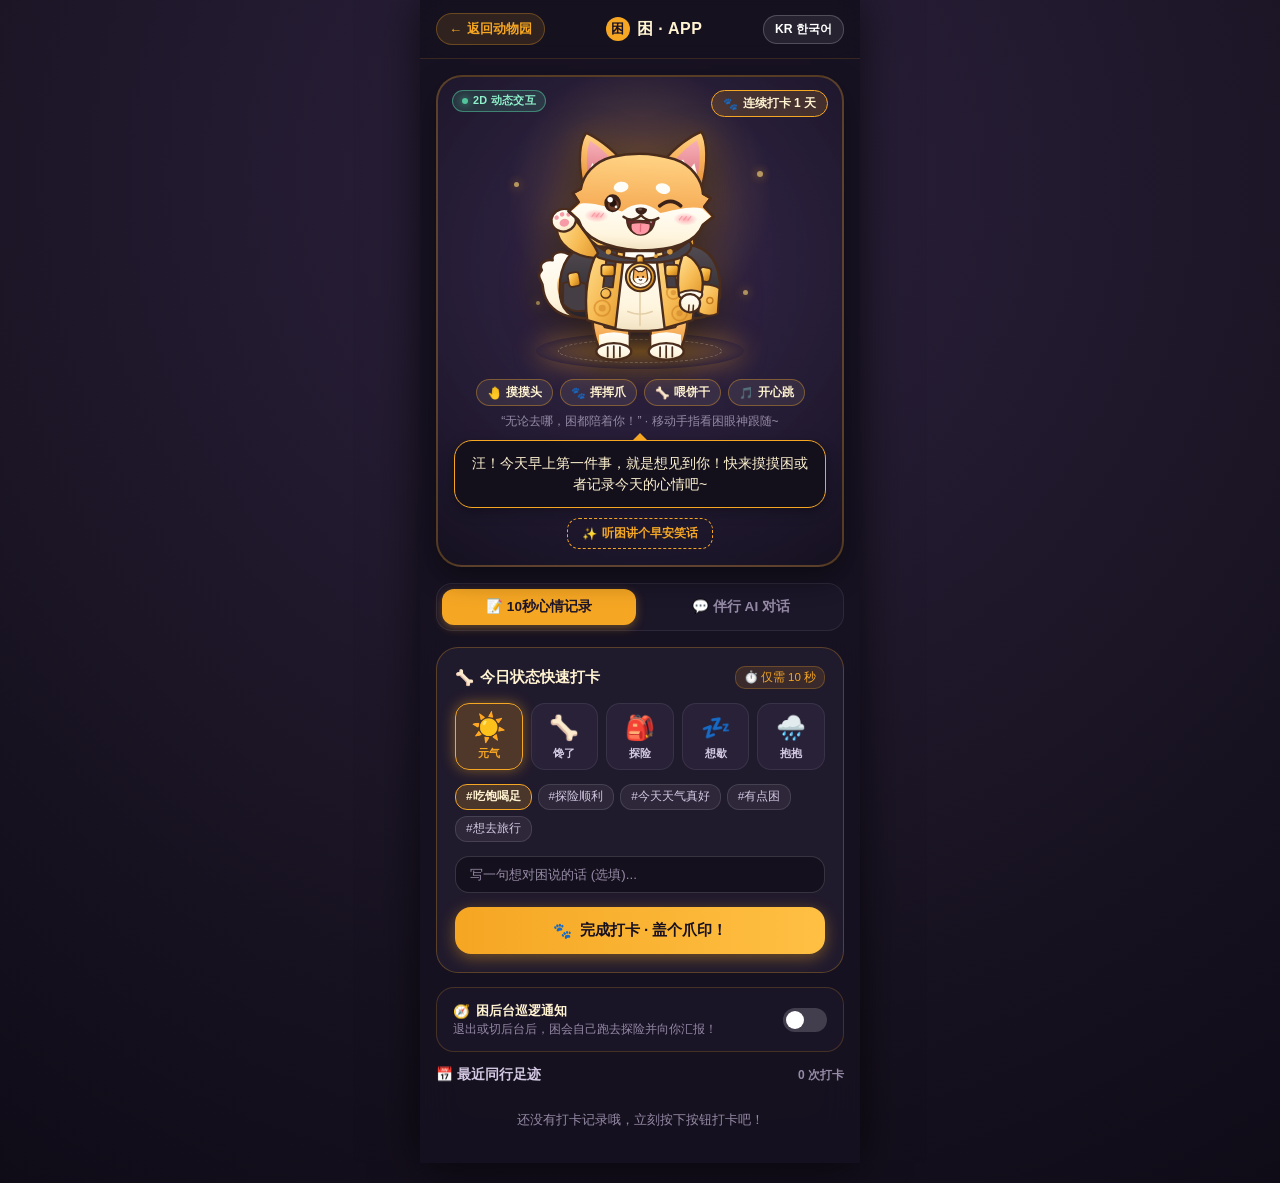
<file: app/index.html>
<!DOCTYPE html>
<html lang="zh-CN">
<head>
  <meta charset="UTF-8" />
  <meta name="viewport" content="width=device-width, initial-scale=1.0, maximum-scale=1.0, user-scalable=no, viewport-fit=cover" />
  <title>困 · 每日陪伴打卡 | ZERO POINT ZOO</title>
  
  <!-- PWA Meta Tags -->
  <link rel="manifest" href="manifest.json" />
  <meta name="theme-color" content="#F5A623" />
  <meta name="apple-mobile-web-app-capable" content="yes" />
  <meta name="apple-mobile-web-app-status-bar-style" content="black-translucent" />
  <meta name="apple-mobile-web-app-title" content="困" />
  <link rel="apple-touch-icon" href="icons/apple-touch-icon.png" />
  <link rel="icon" type="image/png" sizes="192x192" href="icons/icon-192.png" />

  <style>
    :root {
      --bg-dark: #161220;
      --bg-card: rgba(35, 29, 48, 0.88);
      --bg-card-hover: rgba(48, 40, 66, 0.95);
      --kun-yellow: #F5A623;
      --kun-yellow-light: #FFC043;
      --kun-yellow-glow: rgba(245, 166, 35, 0.45);
      --kun-cream: #FFF3D1;
      --kun-brown: #8C5A32;
      --kun-red: #E05A47;
      --text-main: #FFFFFF;
      --text-sub: #D3C9E3;
      --text-muted: #958AA6;
      --border-card: rgba(245, 166, 35, 0.28);
      --safe-top: env(safe-area-inset-top, 0px);
      --safe-bottom: env(safe-area-inset-bottom, 0px);
    }

    * {
      box-sizing: border-box;
      margin: 0;
      padding: 0;
      -webkit-tap-highlight-color: transparent;
    }

    body {
      font-family: -apple-system, BlinkMacSystemFont, "Segoe UI", Roboto, "Helvetica Neue", "PingFang SC", "Hiragino Sans GB", "Noto Sans CJK SC", "Apple SD Gothic Neo", "Malgun Gothic", sans-serif;
      background: radial-gradient(circle at 50% 15%, #2D223E 0%, #171220 70%, #0F0B17 100%);
      color: var(--text-main);
      min-height: 100vh;
      display: flex;
      justify-content: center;
      padding-top: var(--safe-top);
      padding-bottom: calc(var(--safe-bottom) + 20px);
      overflow-x: hidden;
      user-select: none;
    }

    /* Mobile Container Frame */
    .app-viewport {
      width: 100%;
      max-width: 440px;
      min-height: 100vh;
      background: rgba(22, 18, 32, 0.88);
      backdrop-filter: blur(20px);
      -webkit-backdrop-filter: blur(20px);
      box-shadow: 0 0 45px rgba(0, 0, 0, 0.65);
      display: flex;
      flex-direction: column;
      position: relative;
    }

    /* Top Nav Bar */
    .app-header {
      padding: 13px 16px;
      display: flex;
      align-items: center;
      justify-content: space-between;
      border-bottom: 1px solid rgba(245, 166, 35, 0.15);
      position: sticky;
      top: 0;
      z-index: 100;
      background: rgba(22, 18, 32, 0.94);
      backdrop-filter: blur(14px);
    }

    .nav-back-btn {
      display: inline-flex;
      align-items: center;
      gap: 5px;
      color: var(--kun-yellow);
      text-decoration: none;
      font-size: 0.82rem;
      font-weight: 700;
      padding: 6px 12px;
      border-radius: 20px;
      background: rgba(245, 166, 35, 0.12);
      border: 1px solid rgba(245, 166, 35, 0.3);
      transition: all 0.2s;
    }
    .nav-back-btn:active {
      transform: scale(0.96);
      background: rgba(245, 166, 35, 0.25);
    }

    .app-logo {
      display: flex;
      align-items: center;
      gap: 7px;
      font-weight: 900;
      font-size: 1rem;
      color: var(--kun-cream);
      letter-spacing: 0.5px;
    }
    .app-logo-badge {
      width: 24px;
      height: 24px;
      border-radius: 50%;
      background: var(--kun-yellow);
      color: #1A1224;
      display: flex;
      align-items: center;
      justify-content: center;
      font-size: 0.8rem;
      font-weight: 900;
    }

    .lang-toggle-btn {
      background: rgba(255, 255, 255, 0.08);
      border: 1px solid rgba(255, 255, 255, 0.2);
      color: #FFF;
      font-size: 0.76rem;
      font-weight: 700;
      padding: 5px 11px;
      border-radius: 14px;
      cursor: pointer;
    }

    /* PWA Install Banner */
    .install-bar {
      display: none;
      background: linear-gradient(90deg, #F5A623, #FFC043);
      color: #1A1224;
      padding: 9px 16px;
      font-size: 0.82rem;
      font-weight: 800;
      align-items: center;
      justify-content: space-between;
      box-shadow: 0 4px 14px rgba(245, 166, 35, 0.35);
    }
    .install-bar button {
      background: #1A1224;
      color: #FFF3D1;
      border: none;
      padding: 5px 12px;
      border-radius: 12px;
      font-size: 0.78rem;
      font-weight: 900;
      cursor: pointer;
    }

    /* Main Scrollable Content */
    .app-content {
      flex: 1;
      padding: 16px;
      display: flex;
      flex-direction: column;
      gap: 16px;
    }

    /* ================= LIVE 2D RIGGED CHARACTER STAGE ================= */
    .character-stage {
      background: radial-gradient(circle at 50% 38%, rgba(74, 52, 98, 0.65) 0%, rgba(36, 28, 52, 0.94) 62%, rgba(22, 17, 33, 0.98) 100%);
      border: 2px solid var(--border-card);
      border-radius: 26px;
      padding: 20px 16px 16px;
      display: flex;
      flex-direction: column;
      align-items: center;
      position: relative;
      box-shadow: 0 10px 28px rgba(0, 0, 0, 0.45);
      overflow: hidden;
    }

    .stage-glow {
      position: absolute;
      top: -10px;
      width: 260px;
      height: 260px;
      background: radial-gradient(circle, rgba(245, 166, 35, 0.34) 0%, rgba(255, 192, 67, 0.08) 52%, transparent 72%);
      pointer-events: none;
      z-index: 1;
      animation: haloBreath 4s ease-in-out infinite alternate;
    }
    @keyframes haloBreath {
      0% { transform: scale(0.95); opacity: 0.8; }
      100% { transform: scale(1.08); opacity: 1; }
    }

    .live2d-badge {
      position: absolute;
      top: 13px;
      left: 14px;
      background: rgba(82, 196, 156, 0.16);
      border: 1px solid rgba(82, 196, 156, 0.55);
      color: #8FF0CB;
      font-size: 0.68rem;
      font-weight: 800;
      padding: 3px 9px;
      border-radius: 16px;
      display: inline-flex;
      align-items: center;
      gap: 5px;
      z-index: 3;
      letter-spacing: 0.3px;
    }
    .live2d-dot {
      width: 6px;
      height: 6px;
      border-radius: 50%;
      background: #52C49C;
      box-shadow: 0 0 8px #52C49C;
      animation: dotBlink 1.8s infinite;
    }
    @keyframes dotBlink {
      0%, 100% { opacity: 1; }
      50% { opacity: 0.35; }
    }

    .streak-badge {
      position: absolute;
      top: 13px;
      right: 14px;
      background: rgba(245, 166, 35, 0.16);
      border: 1px solid var(--kun-yellow);
      color: var(--kun-cream);
      font-size: 0.75rem;
      font-weight: 800;
      padding: 4px 11px;
      border-radius: 20px;
      display: flex;
      align-items: center;
      gap: 5px;
      z-index: 3;
    }

    /* 2D Dynamic Stage Container */
    .char-stage-2d {
      position: relative;
      display: flex;
      flex-direction: column;
      align-items: center;
      justify-content: flex-end;
      width: 100%;
      height: 268px;
      cursor: pointer;
      margin-top: 10px;
      z-index: 2;
      touch-action: manipulation;
    }

    /* Ambient Fireflies */
    .stage-firefly {
      position: absolute;
      width: 5px;
      height: 5px;
      border-radius: 50%;
      background: #FFD875;
      box-shadow: 0 0 10px #F5A623;
      opacity: 0.65;
      pointer-events: none;
      animation: fireflyFloat 4.6s ease-in-out infinite;
    }
    .stage-firefly.f1 { left: 16%; top: 28%; animation-delay: 0s; }
    .stage-firefly.f2 { right: 17%; top: 24%; animation-delay: 1.4s; width: 6px; height: 6px; }
    .stage-firefly.f3 { left: 22%; bottom: 26%; animation-delay: 2.5s; width: 4px; height: 4px; }
    .stage-firefly.f4 { right: 21%; bottom: 30%; animation-delay: 0.8s; }
    @keyframes fireflyFloat {
      0%, 100% { transform: translate(0, 0) scale(0.85); opacity: 0.35; }
      50% { transform: translate(5px, -12px) scale(1.25); opacity: 0.9; }
    }

    /* Glowing Magical Pedestal */
    .char-platform {
      position: absolute;
      bottom: 6px;
      width: 208px;
      height: 36px;
      background: radial-gradient(ellipse at center, rgba(245, 166, 35, 0.52) 0%, rgba(245, 166, 35, 0.18) 54%, transparent 76%);
      border-radius: 50%;
      box-shadow: 0 0 26px rgba(245, 166, 35, 0.42);
      animation: platformPulse 3.2s ease-in-out infinite alternate;
      z-index: 1;
    }
    .char-platform::after {
      content: '';
      position: absolute;
      inset: 6px 22px;
      border: 1.5px dashed rgba(255, 243, 209, 0.35);
      border-radius: 50%;
    }
    @keyframes platformPulse {
      0% { transform: scale(0.95); opacity: 0.72; }
      100% { transform: scale(1.05); opacity: 1; box-shadow: 0 0 34px rgba(245, 166, 35, 0.6); }
    }

    /* Living 2D Rig Wrapper */
    .char-figure-wrap {
      position: relative;
      z-index: 2;
      width: 262px;
      height: 262px;
      transform-origin: 50% 92%;
      filter: drop-shadow(0 12px 18px rgba(0, 0, 0, 0.52)) drop-shadow(0 0 14px rgba(245, 166, 35, 0.18));
      will-change: transform;
    }

    .kun-live2d-svg {
      width: 100%;
      height: 100%;
      overflow: visible;
      display: block;
    }

    /* Whole-body reaction animations */
    .char-figure-wrap.cheer {
      animation: charBounceCheer 0.78s cubic-bezier(0.34, 1.56, 0.64, 1);
    }
    @keyframes charBounceCheer {
      0% { transform: translateY(0) scale(1, 1); }
      28% { transform: translateY(-22px) scale(1.05, 0.96) rotate(-3deg); }
      58% { transform: translateY(-6px) scale(0.97, 1.04) rotate(3deg); }
      82% { transform: translateY(-12px) scale(1.02, 0.99) rotate(-1.5deg); }
      100% { transform: translateY(0) scale(1, 1); }
    }

    .char-figure-wrap.waggle {
      animation: charWaggle 0.68s ease-in-out;
    }
    @keyframes charWaggle {
      0% { transform: rotate(0deg); }
      25% { transform: rotate(-6deg) translateY(-4px) scale(1.03); }
      50% { transform: rotate(6deg) translateY(-6px) scale(1.03); }
      75% { transform: rotate(-3.5deg); }
      100% { transform: rotate(0deg); }
    }

    .char-figure-wrap.dance {
      animation: charDance 1.25s ease-in-out;
    }
    @keyframes charDance {
      0% { transform: translateY(0) rotate(0deg) scale(1); }
      18% { transform: translateY(-16px) rotate(-8deg) scale(1.04); }
      36% { transform: translateY(0) rotate(0deg) scale(0.97, 1.03); }
      54% { transform: translateY(-18px) rotate(8deg) scale(1.05); }
      72% { transform: translateY(-4px) rotate(-5deg) scale(1.02); }
      90% { transform: translateY(-10px) rotate(4deg); }
      100% { transform: translateY(0) rotate(0deg) scale(1); }
    }

    /* Sleepy floating Zzz */
    .sleep-zzz-group {
      opacity: 0;
      transition: opacity 0.35s ease;
      pointer-events: none;
    }
    .sleep-zzz-group.visible {
      opacity: 1;
    }
    .zzz-1 { animation: zzzFloat 2.4s ease-in-out infinite; }
    .zzz-2 { animation: zzzFloat 2.4s ease-in-out 0.75s infinite; }
    .zzz-3 { animation: zzzFloat 2.4s ease-in-out 1.5s infinite; }
    @keyframes zzzFloat {
      0% { transform: translate(0, 6px) scale(0.7); opacity: 0; }
      35% { opacity: 0.95; }
      100% { transform: translate(12px, -22px) scale(1.18); opacity: 0; }
    }

    /* Interactive Action Bar right under 2D Kun */
    .char-action-bar {
      display: flex;
      gap: 7px;
      justify-content: center;
      flex-wrap: wrap;
      margin-top: 4px;
      z-index: 3;
    }
    .char-act-btn {
      background: rgba(255, 243, 209, 0.08);
      border: 1px solid rgba(245, 166, 35, 0.38);
      color: var(--kun-cream);
      font-size: 0.73rem;
      font-weight: 800;
      padding: 5px 10px;
      border-radius: 14px;
      cursor: pointer;
      display: inline-flex;
      align-items: center;
      gap: 4px;
      transition: all 0.18s cubic-bezier(0.34, 1.56, 0.64, 1);
    }
    .char-act-btn:hover {
      background: rgba(245, 166, 35, 0.22);
      border-color: var(--kun-yellow);
      transform: translateY(-2px);
    }
    .char-act-btn:active {
      transform: scale(0.93);
    }

    .char-tagline {
      margin-top: 7px;
      font-size: 0.76rem;
      color: var(--text-muted);
      z-index: 2;
    }

    /* Speech Bubble */
    .speech-bubble {
      margin-top: 10px;
      background: rgba(20, 16, 28, 0.95);
      border: 1.5px solid var(--kun-yellow);
      border-radius: 18px;
      padding: 12px 16px;
      color: var(--kun-cream);
      font-size: 0.88rem;
      line-height: 1.5;
      text-align: center;
      position: relative;
      width: 100%;
      z-index: 2;
      box-shadow: 0 4px 14px rgba(0,0,0,0.3);
      min-height: 52px;
      display: flex;
      align-items: center;
      justify-content: center;
    }
    .speech-bubble::before {
      content: '';
      position: absolute;
      top: -8px;
      left: 50%;
      transform: translateX(-50%);
      border-width: 0 8px 8px 8px;
      border-style: solid;
      border-color: transparent transparent var(--kun-yellow) transparent;
    }

    .joke-quick-btn {
      margin-top: 10px;
      background: transparent;
      border: 1px dashed var(--kun-yellow);
      color: var(--kun-yellow);
      font-size: 0.76rem;
      font-weight: 700;
      padding: 6px 14px;
      border-radius: 12px;
      cursor: pointer;
      display: inline-flex;
      align-items: center;
      gap: 5px;
      z-index: 2;
      transition: all 0.2s;
    }
    .joke-quick-btn:active {
      background: rgba(245, 166, 35, 0.15);
      transform: scale(0.97);
    }

    /* Section Navigation Tabs */
    .app-tabs {
      display: grid;
      grid-template-columns: 1fr 1fr;
      gap: 8px;
      background: rgba(30, 24, 43, 0.8);
      padding: 5px;
      border-radius: 16px;
      border: 1px solid rgba(255, 255, 255, 0.08);
    }
    .tab-btn {
      padding: 9px 0;
      text-align: center;
      background: transparent;
      border: none;
      color: var(--text-muted);
      font-size: 0.85rem;
      font-weight: 800;
      border-radius: 12px;
      cursor: pointer;
      transition: all 0.2s;
    }
    .tab-btn.active {
      background: var(--kun-yellow);
      color: #1E162B;
      box-shadow: 0 3px 10px rgba(245, 166, 35, 0.35);
    }

    /* TAB 1: 10-Second Mood Record Card */
    .record-card {
      background: var(--bg-card);
      border: 1.5px solid var(--border-card);
      border-radius: 22px;
      padding: 18px;
      display: flex;
      flex-direction: column;
      gap: 14px;
    }

    .card-title-row {
      display: flex;
      align-items: center;
      justify-content: space-between;
    }
    .card-title-row h3 {
      font-size: 0.96rem;
      font-weight: 900;
      color: var(--kun-cream);
      display: flex;
      align-items: center;
      gap: 6px;
    }
    .card-title-badge {
      font-size: 0.72rem;
      color: var(--kun-yellow);
      background: rgba(245, 166, 35, 0.12);
      padding: 3px 8px;
      border-radius: 10px;
      border: 1px solid rgba(245, 166, 35, 0.25);
    }

    /* 5 Mood Selectors */
    .mood-grid {
      display: grid;
      grid-template-columns: repeat(5, 1fr);
      gap: 8px;
    }
    .mood-btn {
      background: rgba(45, 37, 62, 0.7);
      border: 1.5px solid rgba(255, 255, 255, 0.08);
      border-radius: 14px;
      padding: 10px 4px 8px;
      display: flex;
      flex-direction: column;
      align-items: center;
      gap: 5px;
      cursor: pointer;
      transition: all 0.2s cubic-bezier(0.34, 1.56, 0.64, 1);
    }
    .mood-btn .mood-emoji {
      font-size: 1.5rem;
      transition: transform 0.2s;
    }
    .mood-btn .mood-lbl {
      font-size: 0.68rem;
      font-weight: 700;
      color: var(--text-sub);
    }
    .mood-btn:active {
      transform: scale(0.92);
    }
    .mood-btn.active {
      background: rgba(245, 166, 35, 0.22);
      border-color: var(--kun-yellow);
      box-shadow: 0 0 14px var(--kun-yellow-glow);
    }
    .mood-btn.active .mood-emoji {
      transform: scale(1.18);
    }
    .mood-btn.active .mood-lbl {
      color: var(--kun-yellow);
    }

    /* Tag Chips */
    .chips-row {
      display: flex;
      flex-wrap: wrap;
      gap: 6px;
    }
    .chip {
      background: rgba(255, 255, 255, 0.06);
      border: 1px solid rgba(255, 255, 255, 0.12);
      color: var(--text-sub);
      font-size: 0.74rem;
      padding: 4px 10px;
      border-radius: 12px;
      cursor: pointer;
      transition: all 0.15s;
    }
    .chip.selected {
      background: rgba(245, 166, 35, 0.2);
      border-color: var(--kun-yellow);
      color: var(--kun-cream);
      font-weight: 700;
    }

    /* Quick Note Input */
    .note-input {
      width: 100%;
      background: rgba(20, 16, 28, 0.85);
      border: 1px solid rgba(255, 255, 255, 0.15);
      border-radius: 14px;
      padding: 10px 14px;
      color: #FFF;
      font-size: 0.84rem;
      outline: none;
      transition: border 0.2s;
    }
    .note-input:focus {
      border-color: var(--kun-yellow);
    }
    .note-input::placeholder {
      color: var(--text-muted);
    }

    /* Submit Button */
    .submit-record-btn {
      width: 100%;
      padding: 13px;
      background: linear-gradient(90deg, #F5A623 0%, #FFC043 100%);
      color: #171120;
      border: none;
      border-radius: 16px;
      font-size: 0.95rem;
      font-weight: 900;
      cursor: pointer;
      display: flex;
      align-items: center;
      justify-content: center;
      gap: 8px;
      box-shadow: 0 4px 16px rgba(245, 166, 35, 0.4);
      transition: all 0.2s;
    }
    .submit-record-btn:active {
      transform: scale(0.98);
      filter: brightness(1.1);
    }

    /* Background Notification & Patrol Toggle Card */
    .patrol-card {
      background: rgba(30, 24, 43, 0.7);
      border: 1px solid rgba(245, 166, 35, 0.2);
      border-radius: 18px;
      padding: 14px 16px;
      display: flex;
      align-items: center;
      justify-content: space-between;
    }
    .patrol-info {
      display: flex;
      flex-direction: column;
      gap: 2px;
    }
    .patrol-info h4 {
      font-size: 0.84rem;
      color: var(--kun-cream);
      display: flex;
      align-items: center;
      gap: 6px;
    }
    .patrol-info small {
      font-size: 0.72rem;
      color: var(--text-muted);
    }
    .toggle-switch {
      position: relative;
      display: inline-block;
      width: 44px;
      height: 24px;
    }
    .toggle-switch input {
      opacity: 0;
      width: 0;
      height: 0;
    }
    .toggle-slider {
      position: absolute;
      cursor: pointer;
      top: 0; left: 0; right: 0; bottom: 0;
      background-color: rgba(255, 255, 255, 0.18);
      transition: .3s;
      border-radius: 24px;
    }
    .toggle-slider:before {
      position: absolute;
      content: "";
      height: 18px;
      width: 18px;
      left: 3px;
      bottom: 3px;
      background-color: white;
      transition: .3s;
      border-radius: 50%;
    }
    input:checked + .toggle-slider {
      background-color: var(--kun-yellow);
    }
    input:checked + .toggle-slider:before {
      transform: translateX(20px);
    }

    /* History Timeline */
    .history-section {
      display: flex;
      flex-direction: column;
      gap: 10px;
    }
    .history-header {
      font-size: 0.85rem;
      font-weight: 800;
      color: var(--text-sub);
      display: flex;
      align-items: center;
      justify-content: space-between;
    }
    .history-list {
      display: flex;
      flex-direction: column;
      gap: 10px;
    }
    .history-item {
      background: rgba(32, 26, 46, 0.85);
      border: 1px solid rgba(255, 255, 255, 0.08);
      border-radius: 14px;
      padding: 12px 14px;
      display: flex;
      align-items: center;
      justify-content: space-between;
      animation: fadeIn 0.3s ease;
    }
    .history-item-left {
      display: flex;
      align-items: center;
      gap: 12px;
    }
    .history-emoji {
      font-size: 1.6rem;
    }
    .history-texts {
      display: flex;
      flex-direction: column;
      gap: 2px;
    }
    .history-mood-name {
      font-size: 0.84rem;
      font-weight: 800;
      color: var(--kun-cream);
    }
    .history-note {
      font-size: 0.74rem;
      color: var(--text-muted);
    }
    .history-time {
      font-size: 0.7rem;
      color: var(--kun-yellow);
      font-weight: 700;
    }

    /* TAB 2: Simple Local AI Chat Interface */
    .chat-card {
      background: var(--bg-card);
      border: 1.5px solid var(--border-card);
      border-radius: 22px;
      padding: 16px;
      display: flex;
      flex-direction: column;
      height: 480px;
    }
    .chat-messages {
      flex: 1;
      overflow-y: auto;
      display: flex;
      flex-direction: column;
      gap: 12px;
      padding-right: 4px;
      margin-bottom: 12px;
    }
    .chat-bubble {
      max-width: 82%;
      padding: 10px 14px;
      border-radius: 16px;
      font-size: 0.85rem;
      line-height: 1.45;
      animation: fadeIn 0.2s ease;
    }
    .chat-bubble.kun {
      align-self: flex-start;
      background: rgba(50, 40, 70, 0.9);
      border: 1px solid rgba(245, 166, 35, 0.35);
      color: var(--kun-cream);
      border-bottom-left-radius: 4px;
    }
    .chat-bubble.user {
      align-self: flex-end;
      background: var(--kun-yellow);
      color: #171120;
      font-weight: 600;
      border-bottom-right-radius: 4px;
    }

    .quick-chips-grid {
      display: flex;
      gap: 6px;
      overflow-x: auto;
      padding-bottom: 8px;
      margin-bottom: 8px;
    }
    .quick-chips-grid button {
      white-space: nowrap;
      background: rgba(255, 255, 255, 0.08);
      border: 1px solid rgba(255, 255, 255, 0.15);
      color: var(--kun-cream);
      font-size: 0.74rem;
      padding: 5px 10px;
      border-radius: 12px;
      cursor: pointer;
    }

    .chat-input-row {
      display: flex;
      gap: 8px;
    }
    .chat-input {
      flex: 1;
      background: rgba(20, 16, 28, 0.85);
      border: 1px solid rgba(255, 255, 255, 0.15);
      border-radius: 14px;
      padding: 10px 14px;
      color: #FFF;
      font-size: 0.84rem;
      outline: none;
    }
    .chat-send-btn {
      background: var(--kun-yellow);
      border: none;
      color: #171120;
      font-weight: 900;
      font-size: 0.86rem;
      padding: 0 16px;
      border-radius: 14px;
      cursor: pointer;
    }

    /* Modal / Popups */
    .modal-overlay {
      position: fixed;
      top: 0; left: 0; right: 0; bottom: 0;
      background: rgba(10, 8, 16, 0.82);
      backdrop-filter: blur(8px);
      z-index: 1000;
      display: none;
      align-items: center;
      justify-content: center;
      padding: 20px;
    }
    .modal-box {
      width: 100%;
      max-width: 380px;
      background: linear-gradient(180deg, #2A2038 0%, #1B1527 100%);
      border: 2px solid var(--kun-yellow);
      border-radius: 24px;
      padding: 22px 20px;
      text-align: center;
      box-shadow: 0 10px 30px rgba(0, 0, 0, 0.7);
      animation: popIn 0.3s cubic-bezier(0.34, 1.56, 0.64, 1);
    }
    .modal-icon {
      font-size: 3rem;
      margin-bottom: 8px;
    }
    .modal-title {
      font-size: 1.15rem;
      font-weight: 900;
      color: var(--kun-yellow);
      margin-bottom: 8px;
    }
    .modal-desc {
      font-size: 0.88rem;
      color: var(--kun-cream);
      line-height: 1.55;
      margin-bottom: 18px;
      background: rgba(15, 11, 22, 0.6);
      padding: 14px;
      border-radius: 16px;
      border: 1px solid rgba(245, 166, 35, 0.2);
    }
    .modal-btn-row {
      display: flex;
      gap: 10px;
    }
    .modal-btn {
      flex: 1;
      padding: 11px;
      border-radius: 14px;
      font-size: 0.88rem;
      font-weight: 800;
      cursor: pointer;
      border: none;
    }
    .modal-btn.primary {
      background: var(--kun-yellow);
      color: #171120;
    }
    .modal-btn.secondary {
      background: rgba(255, 255, 255, 0.1);
      color: #FFF;
    }

    /* Floating Heart / Paw Animation */
    .floating-fx {
      position: absolute;
      font-size: 1.45rem;
      pointer-events: none;
      animation: floatUp 1.05s ease-out forwards;
      z-index: 99;
    }
    @keyframes floatUp {
      0% { opacity: 1; transform: translate(0, 0) scale(0.6); }
      100% { opacity: 0; transform: translate(var(--tx, 0px), -88px) scale(1.38); }
    }
    @keyframes popIn {
      0% { opacity: 0; transform: scale(0.85); }
      100% { opacity: 1; transform: scale(1); }
    }
    @keyframes fadeIn {
      0% { opacity: 0; transform: translateY(6px); }
      100% { opacity: 1; transform: translateY(0); }
    }
  </style>
</head>
<body>

  <div class="app-viewport">
    <!-- Top Navigation Header -->
    <header class="app-header">
      <a href="../#kun" class="nav-back-btn">
        <span>←</span>
        <span data-zh>返回动物园</span>
        <span data-ko style="display:none;">동물원으로</span>
      </a>

      <div class="app-logo">
        <span class="app-logo-badge">困</span>
        <span data-zh>困 · APP</span>
        <span data-ko style="display:none;">곤 · APP</span>
      </div>

      <button type="button" class="lang-toggle-btn" onclick="toggleAppLang()">
        <span id="lang-indicator">KR 한국어</span>
      </button>
    </header>

    <!-- PWA Install Banner -->
    <div id="install-bar" class="install-bar" style="display:none;">
      <div>
        <span data-zh>📱 添加「困」到手机主屏幕</span>
        <span data-ko style="display:none;">📱 「곤」 홈 화면에 추가</span>
      </div>
      <button type="button" onclick="triggerPWAInstall()">
        <span data-zh>安装应用</span>
        <span data-ko style="display:none;">설치하기</span>
      </button>
    </div>

    <!-- Main Content Area -->
    <main class="app-content">

      <!-- ================= LIVE 2D RIGGED CHARACTER STAGE ================= -->
      <section class="character-stage" id="character-stage">
        <div class="stage-glow"></div>

        <div class="live2d-badge">
          <span class="live2d-dot"></span>
          <span data-zh>2D 动态交互</span>
          <span data-ko style="display:none;">2D 라이브</span>
        </div>
        
        <div class="streak-badge" id="streak-badge">
          <span>🐾</span>
          <span id="streak-text" data-zh>连续打卡 1 天</span>
          <span id="streak-text-ko" data-ko style="display:none;">연속 체크인 1일</span>
        </div>

        <!-- Multi-Bone Articulated 2D Shiba Inu Kun Rig -->
        <div class="char-stage-2d" id="char-stage-2d" title="点击摸摸头、捏捏肉垫，移动手指看困的眼神跟随！">
          <span class="stage-firefly f1"></span>
          <span class="stage-firefly f2"></span>
          <span class="stage-firefly f3"></span>
          <span class="stage-firefly f4"></span>
          <div class="char-platform"></div>

          <div class="char-figure-wrap" id="char-figure-wrap">
            <svg class="kun-live2d-svg" id="kun-live2d-svg" viewBox="0 0 300 300" xmlns="http://www.w3.org/2000/svg">
              <defs>
                <!-- Soft Anime Fur & Outfit Gradients -->
                <linearGradient id="kunFurGold" x1="0%" y1="0%" x2="0%" y2="100%">
                  <stop offset="0%" stop-color="#FFD485" />
                  <stop offset="52%" stop-color="#F7B05B" />
                  <stop offset="100%" stop-color="#E59238" />
                </linearGradient>
                <linearGradient id="kunCream" x1="0%" y1="0%" x2="0%" y2="100%">
                  <stop offset="0%" stop-color="#FFFDF7" />
                  <stop offset="70%" stop-color="#FFF5DE" />
                  <stop offset="100%" stop-color="#F2E2C2" />
                </linearGradient>
                <linearGradient id="kunEarPink" x1="0%" y1="0%" x2="0%" y2="100%">
                  <stop offset="0%" stop-color="#F8B0B7" />
                  <stop offset="100%" stop-color="#DF7C88" />
                </linearGradient>
                <linearGradient id="kunCoatYellow" x1="0%" y1="0%" x2="100%" y2="100%">
                  <stop offset="0%" stop-color="#FFE094" />
                  <stop offset="55%" stop-color="#F6BA52" />
                  <stop offset="100%" stop-color="#DF952C" />
                </linearGradient>
                <linearGradient id="kunPackDark" x1="0%" y1="0%" x2="0%" y2="100%">
                  <stop offset="0%" stop-color="#524B52" />
                  <stop offset="55%" stop-color="#3B353C" />
                  <stop offset="100%" stop-color="#282329" />
                </linearGradient>
                <linearGradient id="kunGoldMetal" x1="0%" y1="0%" x2="100%" y2="100%">
                  <stop offset="0%" stop-color="#FFE48F" />
                  <stop offset="50%" stop-color="#F3AE38" />
                  <stop offset="100%" stop-color="#B97618" />
                </linearGradient>
                <radialGradient id="kunBlushGrad" cx="50%" cy="50%" r="50%">
                  <stop offset="0%" stop-color="#FF8A9A" stop-opacity="0.72" />
                  <stop offset="100%" stop-color="#FF8A9A" stop-opacity="0" />
                </radialGradient>
              </defs>

              <!-- 1. WAGGING FLUFFY CURLED SHIBA TAIL (Back Layer) -->
              <g id="kun-rig-tail" style="transform-origin: 96px 226px;">
                <!-- Cream fluffy outer tail fur -->
                <path d="M 96 228 C 66 238, 42 216, 44 190 C 45 182, 37 178, 46 171 C 43 163, 52 159, 60 162 C 59 154, 70 151, 79 158 C 96 170, 104 196, 98 224 Z"
                      fill="url(#kunCream)" stroke="#4A2C1D" stroke-width="2.8" stroke-linejoin="round" />
                <!-- Golden-orange inner tail curl -->
                <path d="M 97 224 C 75 228, 58 212, 60 192 C 62 177, 78 171, 90 183 C 96 190, 99 206, 97 224 Z"
                      fill="url(#kunFurGold)" />
                <path d="M 73 188 C 78 184, 86 188, 84 196" fill="none" stroke="#4A2C1D" stroke-width="2.2" stroke-linecap="round" />
              </g>

              <!-- 2. TWIN-POCKET EXPLORER BACKPACK (Behind Shoulders) -->
              <g id="kun-rig-backpack" style="transform-origin: 150px 195px;">
                <!-- Top Rolled Yellow Sleeping Bag peeking behind hood -->
                <path d="M 88 152 Q 86 134, 104 134 L 196 134 Q 214 134, 212 152 Z"
                      fill="url(#kunCoatYellow)" stroke="#4A2C1D" stroke-width="2.6" />
                <!-- Left Backpack Wing -->
                <path d="M 96 150 C 70 152, 58 172, 58 202 C 58 224, 70 236, 92 234 L 104 226 Z"
                      fill="url(#kunPackDark)" stroke="#4A2C1D" stroke-width="2.8" stroke-linejoin="round" />
                <!-- Left Gold Buckle & Pocket -->
                <path d="M 62 194 Q 75 190, 88 195 L 88 225 Q 72 229, 62 218 Z"
                      fill="#463E45" stroke="#4A2C1D" stroke-width="2.2" />
                <rect x="68" y="182" width="13" height="16" rx="3.5" fill="url(#kunGoldMetal)" stroke="#4A2C1D" stroke-width="2" transform="rotate(-10 74 190)" />
                <!-- Right Backpack Wing -->
                <path d="M 204 150 C 230 152, 242 172, 242 202 C 242 224, 230 236, 208 234 L 196 226 Z"
                      fill="url(#kunPackDark)" stroke="#4A2C1D" stroke-width="2.8" stroke-linejoin="round" />
                <!-- Right Yellow Expedition Side Pouch & Gold Buckles -->
                <path d="M 218 196 Q 232 194, 241 200 L 239 229 Q 228 234, 217 228 Z"
                      fill="url(#kunCoatYellow)" stroke="#4A2C1D" stroke-width="2.3" />
                <circle cx="230" cy="214" r="3.5" fill="none" stroke="#C77B1E" stroke-width="1.6" />
                <rect x="218" y="176" width="13" height="16" rx="3.5" fill="url(#kunGoldMetal)" stroke="#4A2C1D" stroke-width="2" transform="rotate(10 224 184)" />
              </g>

              <!-- 3. CHUBBY SHORT LEGS & PAWS -->
              <g id="kun-rig-legs">
                <!-- Left Leg -->
                <g id="kun-rig-leg-l" style="transform-origin: 118px 236px;">
                  <path d="M 96 226 C 94 246, 100 264, 105 272 L 136 272 C 138 260, 139 246, 136 234 Z"
                        fill="url(#kunFurGold)" stroke="#4A2C1D" stroke-width="2.8" stroke-linejoin="round" />
                  <path d="M 103 254 Q 120 248, 137 254 L 137 272 L 103 272 Z" fill="url(#kunCream)" />
                  <ellipse cx="120" cy="273" rx="20" ry="9.5" fill="url(#kunCream)" stroke="#4A2C1D" stroke-width="2.8" />
                  <path d="M 113 268 V 279 M 120 267 V 280 M 127 268 V 279" stroke="#4A2C1D" stroke-width="2" stroke-linecap="round" />
                </g>
                <!-- Right Leg -->
                <g id="kun-rig-leg-r" style="transform-origin: 182px 236px;">
                  <path d="M 164 234 C 161 246, 162 260, 164 272 L 195 272 C 200 264, 206 246, 204 226 Z"
                        fill="url(#kunFurGold)" stroke="#4A2C1D" stroke-width="2.8" stroke-linejoin="round" />
                  <path d="M 163 254 Q 180 248, 197 254 L 197 272 L 163 272 Z" fill="url(#kunCream)" />
                  <ellipse cx="180" cy="273" rx="20" ry="9.5" fill="url(#kunCream)" stroke="#4A2C1D" stroke-width="2.8" />
                  <path d="M 173 268 V 279 M 180 267 V 280 M 187 268 V 279" stroke="#4A2C1D" stroke-width="2" stroke-linecap="round" />
                </g>
              </g>

              <!-- 4. BREATHING TORSO + CREAM BELLY + PATTERNED EXPLORER COAT -->
              <g id="kun-rig-torso" style="transform-origin: 150px 238px;">
                <!-- Fluffy Cream Chest & Belly -->
                <path d="M 102 156 L 198 156 C 204 192, 202 228, 190 244 Q 150 253, 110 244 C 98 228, 96 192, 102 156 Z"
                      fill="url(#kunCream)" stroke="#4A2C1D" stroke-width="2.8" stroke-linejoin="round" />
                <!-- Soft tummy fur tuft accents -->
                <path d="M 136 226 Q 150 232, 164 226 M 150 198 V 242" stroke="#E4CFA8" stroke-width="1.8" fill="none" stroke-linecap="round" />

                <!-- Left Patterned Yellow Jacket Panel -->
                <path d="M 104 152 L 132 158 L 122 245 L 90 236 C 86 208, 90 176, 104 152 Z"
                      fill="url(#kunCoatYellow)" stroke="#4A2C1D" stroke-width="2.7" stroke-linejoin="round" />
                <!-- Geometric Sun-Ring Motif on Left Coat -->
                <circle cx="107" cy="222" r="9" fill="none" stroke="#CC7E1F" stroke-width="2" opacity="0.55" />
                <circle cx="107" cy="222" r="4" fill="#CC7E1F" opacity="0.5" />

                <!-- Right Patterned Yellow Jacket Panel -->
                <path d="M 196 152 L 168 158 L 178 245 L 210 236 C 214 208, 210 176, 196 152 Z"
                      fill="url(#kunCoatYellow)" stroke="#4A2C1D" stroke-width="2.7" stroke-linejoin="round" />
                <!-- Geometric Sun-Ring Motifs on Right Coat -->
                <circle cx="188" cy="204" r="7.5" fill="none" stroke="#CC7E1F" stroke-width="2" opacity="0.55" />
                <circle cx="188" cy="204" r="3" fill="#CC7E1F" opacity="0.5" />
                <circle cx="195" cy="228" r="8.5" fill="none" stroke="#CC7E1F" stroke-width="2" opacity="0.55" />
                <circle cx="195" cy="228" r="3.5" fill="#CC7E1F" opacity="0.5" />

                <!-- Backpack Chest Straps & Gold Buckles -->
                <path d="M 113 154 L 108 198 L 119 198 L 124 156 Z" fill="#463E46" stroke="#4A2C1D" stroke-width="2.2" />
                <rect x="106" y="172" width="15" height="13" rx="3" fill="url(#kunGoldMetal)" stroke="#4A2C1D" stroke-width="2" />
                <circle cx="111" cy="205" r="5.5" fill="none" stroke="url(#kunGoldMetal)" stroke-width="3" />
                <circle cx="111" cy="205" r="5.5" fill="none" stroke="#4A2C1D" stroke-width="1.3" />

                <path d="M 187 154 L 192 198 L 181 198 L 176 156 Z" fill="#463E46" stroke="#4A2C1D" stroke-width="2.2" />
                <rect x="179" y="172" width="15" height="13" rx="3" fill="url(#kunGoldMetal)" stroke="#4A2C1D" stroke-width="2" />

                <!-- Dark Slate Hood Collar Scarf with Golden Flecks -->
                <path d="M 94 144 Q 118 166, 150 165 Q 182 166, 206 144 Q 214 154, 196 164 Q 172 172, 150 168 Q 128 172, 104 164 Q 86 154, 94 144 Z"
                      fill="#45424C" stroke="#4A2C1D" stroke-width="2.7" stroke-linejoin="round" />
                <circle cx="114" cy="157" r="3" fill="#F2AE40" opacity="0.85" />
                <circle cx="184" cy="157" r="3.2" fill="#F2AE40" opacity="0.85" />
                <circle cx="168" cy="162" r="2.2" fill="#F2AE40" opacity="0.85" />

                <!-- 5. SWINGING GOLDEN SHIBA MEDALLION NECKLACE -->
                <g id="kun-rig-medallion" style="transform-origin: 150px 164px;">
                  <rect x="146" y="161" width="8" height="11" rx="3" fill="url(#kunGoldMetal)" stroke="#4A2C1D" stroke-width="2" />
                  <circle cx="150" cy="186" r="16.5" fill="url(#kunGoldMetal)" stroke="#4A2C1D" stroke-width="2.5" />
                  <circle cx="150" cy="186" r="12.5" fill="#FFF8E6" stroke="#4A2C1D" stroke-width="1.8" />
                  <!-- Mini Cute Shiba Emblem inside Locket -->
                  <path d="M 142 185 L 143 176 L 148 180 Q 150 179, 152 180 L 157 176 L 158 185 Q 160 192, 150 194 Q 140 192, 142 185 Z"
                        fill="#F5AD52" stroke="#4A2C1D" stroke-width="1.4" stroke-linejoin="round" />
                  <path d="M 143 188 Q 150 185, 157 188 Q 156 194, 150 194 Q 144 194, 143 188 Z" fill="#FFFDF8" />
                  <circle cx="147" cy="186" r="1.2" fill="#4A2C1D" />
                  <circle cx="153" cy="186" r="1.2" fill="#4A2C1D" />
                  <path d="M 148.5 189 Q 150 190.5, 151.5 189" fill="none" stroke="#4A2C1D" stroke-width="1.2" stroke-linecap="round" />
                </g>

                <!-- 6A. RIGHT ARM (Viewer's Left — Can Wave Paw or Hold Bone!) -->
                <g id="kun-rig-arm-l" style="transform-origin: 98px 166px;">
                  <!-- Normal resting arm -->
                  <g id="kun-arm-l-rest">
                    <path d="M 98 160 C 80 168, 74 188, 78 206 L 103 208 C 106 194, 106 176, 102 162 Z"
                          fill="url(#kunCoatYellow)" stroke="#4A2C1D" stroke-width="2.7" stroke-linejoin="round" />
                    <path d="M 77 203 Q 90 198, 103 205 Q 105 212, 90 212 Q 75 212, 77 203 Z"
                          fill="url(#kunCream)" stroke="#4A2C1D" stroke-width="2.3" />
                    <ellipse cx="90" cy="216" rx="11.5" ry="10.5" fill="url(#kunCream)" stroke="#4A2C1D" stroke-width="2.6" />
                    <path d="M 86 218 V 225 M 91 218 V 225" stroke="#4A2C1D" stroke-width="1.8" stroke-linecap="round" />
                  </g>
                  <!-- Raised Waving Paw with Pink Jelly Pads (shown during wave/cheer/hug!) -->
                  <g id="kun-arm-l-wave" style="display:none;">
                    <path d="M 98 164 C 76 156, 62 138, 66 120 L 89 116 C 95 130, 102 146, 104 160 Z"
                          fill="url(#kunCoatYellow)" stroke="#4A2C1D" stroke-width="2.7" stroke-linejoin="round" />
                    <ellipse cx="76" cy="113" rx="14" ry="13" fill="url(#kunCream)" stroke="#4A2C1D" stroke-width="2.6" />
                    <!-- Cute Pink Jelly Paw Pads! -->
                    <ellipse cx="76" cy="116" rx="5.5" ry="4.5" fill="#F59AA6" />
                    <circle cx="69" cy="108" r="2.5" fill="#F59AA6" />
                    <circle cx="76" cy="106" r="2.6" fill="#F59AA6" />
                    <circle cx="83" cy="108" r="2.5" fill="#F59AA6" />
                  </g>
                </g>

                <!-- 6B. LEFT ARM (Viewer's Right — Can Hold Bone Biscuit or Hug!) -->
                <g id="kun-rig-arm-r" style="transform-origin: 202px 166px;">
                  <path d="M 202 160 C 220 168, 226 188, 222 206 L 197 208 C 194 194, 194 176, 198 162 Z"
                        fill="url(#kunCoatYellow)" stroke="#4A2C1D" stroke-width="2.7" stroke-linejoin="round" />
                  <path d="M 197 205 Q 210 198, 223 203 Q 225 212, 210 212 Q 195 212, 197 205 Z"
                        fill="url(#kunCream)" stroke="#4A2C1D" stroke-width="2.3" />
                  <ellipse cx="210" cy="216" rx="11.5" ry="10.5" fill="url(#kunCream)" stroke="#4A2C1D" stroke-width="2.6" />
                  <path d="M 209 218 V 225 M 214 218 V 225" stroke="#4A2C1D" stroke-width="1.8" stroke-linecap="round" />

                  <!-- Crispy Bone Biscuit Prop (shown in Snack mode / Feed biscuit!) -->
                  <g id="kun-prop-bone" style="display:none;" transform="translate(192, 198) rotate(-28)">
                    <path d="M 4 8 C 0 4, 4 -2, 9 2 C 13 -1, 16 4, 13 8 L 31 8 C 28 4, 31 -1, 35 2 C 40 -2, 44 4, 40 8 C 44 12, 40 18, 35 14 C 31 17, 28 12, 31 12 L 13 12 C 16 12, 13 17, 9 14 C 4 18, 0 12, 4 8 Z"
                          fill="#FFF3D1" stroke="#8C5A32" stroke-width="2.2" stroke-linejoin="round" />
                  </g>
                </g>
              </g>

              <!-- 7. ARTICULATED HEAD GROUP WITH CURSOR PARALLAX & LIVE EXPRESSIONS -->
              <g id="kun-rig-head" style="transform-origin: 150px 146px;">
                <!-- 7A. Independent Left Ear (Viewer's Left) -->
                <g id="kun-rig-ear-l" style="transform-origin: 104px 62px;">
                  <path d="M 82 82 C 75 56, 76 34, 83 24 C 94 28, 114 40, 126 54 Z"
                        fill="url(#kunFurGold)" stroke="#4A2C1D" stroke-width="2.9" stroke-linejoin="round" />
                  <path d="M 88 74 C 84 56, 85 40, 88 33 C 96 37, 108 46, 116 56 Z"
                        fill="url(#kunEarPink)" />
                  <!-- Fluffy White Inner Ear Tuft -->
                  <path d="M 86 76 L 92 58 L 97 65 L 104 53 L 116 62 Z" fill="url(#kunCream)" />
                </g>

                <!-- 7B. Independent Right Ear (Viewer's Right) -->
                <g id="kun-rig-ear-r" style="transform-origin: 196px 60px;">
                  <path d="M 174 52 C 186 36, 206 22, 217 18 C 224 28, 225 54, 218 80 Z"
                        fill="url(#kunFurGold)" stroke="#4A2C1D" stroke-width="2.9" stroke-linejoin="round" />
                  <path d="M 184 54 C 193 42, 205 32, 212 28 C 216 38, 216 54, 212 72 Z"
                        fill="url(#kunEarPink)" />
                  <!-- Fluffy White Inner Ear Tuft -->
                  <path d="M 184 60 L 196 50 L 203 62 L 209 54 L 214 74 Z" fill="url(#kunCream)" />
                </g>

                <!-- 7C. Fluffy Shiba Head & Cheek Silhouette -->
                <path d="M 114 50 Q 150 40, 186 50 C 206 56, 218 72, 220 88 L 229 93 L 222 103 L 233 114 L 221 124 C 216 142, 196 154, 150 156 C 104 154, 84 142, 79 124 L 67 114 L 78 103 L 71 93 L 80 88 C 82 72, 94 56, 114 50 Z"
                      fill="url(#kunFurGold)" stroke="#4A2C1D" stroke-width="2.9" stroke-linejoin="round" />

                <!-- Cream Urajiro Lower Face & Fluffy Cheeks -->
                <path d="M 79 122 L 70 114 L 80 105 C 94 102, 112 108, 128 112 Q 150 94, 172 112 C 188 108, 206 102, 220 105 L 230 114 L 221 122 C 214 142, 192 154, 150 155 C 108 154, 86 142, 79 122 Z"
                      fill="url(#kunCream)" />
                <!-- Re-stroke outer cheek fluff cleanly over cream fill -->
                <path d="M 80 88 L 71 93 L 78 103 L 67 114 L 79 124 C 85 142, 106 154, 150 156 C 194 154, 215 142, 221 124 L 233 114 L 222 103 L 229 93 L 220 88"
                      fill="none" stroke="#4A2C1D" stroke-width="2.9" stroke-linejoin="round" stroke-linecap="round" />

                <!-- 7D. Parallax Facial Features Group -->
                <g id="kun-rig-face">
                  <!-- Cream Shiba Eyebrow Dots ("Maru-Mayu") -->
                  <g id="kun-rig-brows">
                    <ellipse cx="126" cy="84" rx="8.5" ry="6" fill="#FFFDF8" transform="rotate(-12 126 84)" />
                    <ellipse cx="174" cy="84" rx="8.5" ry="6" fill="#FFFDF8" transform="rotate(12 174 84)" />
                  </g>

                  <!-- Soft Rosy Blush Cheeks -->
                  <g id="kun-rig-blush">
                    <ellipse cx="99" cy="118" rx="14" ry="7.5" fill="url(#kunBlushGrad)" />
                    <path d="M 94 119 L 97 115 M 99 119 L 102 115 M 104 119 L 107 115" stroke="#F48B9B" stroke-width="1.4" stroke-linecap="round" opacity="0.7" />
                    <ellipse cx="201" cy="118" rx="14" ry="7.5" fill="url(#kunBlushGrad)" />
                    <path d="M 194 119 L 197 115 M 199 119 L 202 115 M 204 119 L 207 115" stroke="#F48B9B" stroke-width="1.4" stroke-linecap="round" opacity="0.7" />
                  </g>

                  <!-- === DYNAMIC MULTI-STATE EYES === -->
                  <!-- State 1: Normal Glossy Anime Eyes (+ Wink right eye option) -->
                  <g id="kun-eyes-normal">
                    <!-- Left Glossy Eye -->
                    <g id="kun-eye-l" style="transform-origin: 117px 103px;">
                      <ellipse cx="117" cy="103" rx="9.5" ry="10.2" fill="#3B2118" />
                      <g class="kun-pupil">
                        <ellipse cx="118" cy="105" rx="6.2" ry="6.2" fill="#6B3D28" />
                        <circle cx="117.5" cy="103" r="4" fill="#26130D" />
                        <circle cx="114" cy="99" r="3.1" fill="#FFFFFF" />
                        <circle cx="121" cy="107" r="1.5" fill="#FFFFFF" opacity="0.9" />
                      </g>
                    </g>
                    <!-- Right Eye: Normal Open vs Signature Playful Wink -->
                    <g id="kun-eye-r-open" style="transform-origin: 183px 103px;">
                      <ellipse cx="183" cy="103" rx="9.5" ry="10.2" fill="#3B2118" />
                      <g class="kun-pupil">
                        <ellipse cx="182" cy="105" rx="6.2" ry="6.2" fill="#6B3D28" />
                        <circle cx="182.5" cy="103" r="4" fill="#26130D" />
                        <circle cx="179" cy="99" r="3.1" fill="#FFFFFF" />
                        <circle cx="186" cy="107" r="1.5" fill="#FFFFFF" opacity="0.9" />
                      </g>
                    </g>
                    <path id="kun-eye-r-wink" d="M 171 104 Q 183 93, 195 103" fill="none" stroke="#3B2118" stroke-width="4.2" stroke-linecap="round" style="display:none;" />
                  </g>

                  <!-- State 2: Happy Crescent Eyes (^ ^) -->
                  <g id="kun-eyes-happy" style="display:none;">
                    <path d="M 106 105 Q 117 92, 128 105" fill="none" stroke="#3B2118" stroke-width="4.2" stroke-linecap="round" />
                    <path d="M 172 105 Q 183 92, 194 105" fill="none" stroke="#3B2118" stroke-width="4.2" stroke-linecap="round" />
                  </g>

                  <!-- State 3: Sparkling Golden Star Eyes (Snack / Excited) -->
                  <g id="kun-eyes-star" style="display:none;">
                    <ellipse cx="117" cy="103" rx="10.5" ry="11" fill="#3B2118" />
                    <path d="M 117 93 L 119.5 100.5 L 127 103 L 119.5 105.5 L 117 113 L 114.5 105.5 L 107 103 L 114.5 100.5 Z" fill="#FFE26A" />
                    <ellipse cx="183" cy="103" rx="10.5" ry="11" fill="#3B2118" />
                    <path d="M 183 93 L 185.5 100.5 L 193 103 L 185.5 105.5 L 183 113 L 180.5 105.5 L 173 103 L 180.5 100.5 Z" fill="#FFE26A" />
                  </g>

                  <!-- State 4: Sleepy Closed Eyes (︶ ︶) -->
                  <g id="kun-eyes-sleepy" style="display:none;">
                    <path d="M 106 102 Q 117 112, 128 102" fill="none" stroke="#3B2118" stroke-width="3.8" stroke-linecap="round" />
                    <path d="M 172 102 Q 183 112, 194 102" fill="none" stroke="#3B2118" stroke-width="3.8" stroke-linecap="round" />
                  </g>

                  <!-- State 5: Shimmering Puppy Comfort Eyes (🥺) -->
                  <g id="kun-eyes-comfort" style="display:none;">
                    <ellipse cx="117" cy="104" rx="10.5" ry="11.2" fill="#3B2118" />
                    <circle cx="114" cy="99.5" r="4.2" fill="#FFFFFF" />
                    <circle cx="121" cy="107" r="2.2" fill="#FFFFFF" />
                    <ellipse cx="112" cy="113" rx="3.5" ry="2.2" fill="#8CD8FF" opacity="0.85" />
                    <ellipse cx="183" cy="104" rx="10.5" ry="11.2" fill="#3B2118" />
                    <circle cx="180" cy="99.5" r="4.2" fill="#FFFFFF" />
                    <circle cx="187" cy="107" r="2.2" fill="#FFFFFF" />
                    <ellipse cx="188" cy="113" rx="3.5" ry="2.2" fill="#8CD8FF" opacity="0.85" />
                  </g>

                  <!-- Cute Glossy Nose + Real-Time Lip-Sync Mouth -->
                  <g id="kun-rig-muzzle">
                    <!-- Nose -->
                    <path d="M 143.5 108 Q 150 105.5, 156.5 108 Q 157.5 112.5, 150 115.5 Q 142.5 112.5, 143.5 108 Z" fill="#3B2118" />
                    <ellipse cx="148.5" cy="108.8" rx="2.5" ry="1.2" fill="#8B685C" opacity="0.7" />

                    <!-- Animated Open Mouth & Bouncy Pink Tongue (Lip-Sync Target) -->
                    <g id="kun-mouth-open" style="transform-origin: 150px 121px;">
                      <path d="M 134 120 Q 150 124, 166 120 C 165 136, 159 144, 150 144 C 141 144, 135 136, 134 120 Z"
                            fill="#6A2631" stroke="#4A2C1D" stroke-width="2.4" stroke-linejoin="round" />
                      <!-- Bouncy Pink Tongue -->
                      <path d="M 139 127 Q 150 124, 161 127 C 163 139, 157 146, 150 146 C 143 146, 137 139, 139 127 Z"
                            fill="#FF98A6" stroke="#4A2C1D" stroke-width="2" />
                      <path d="M 150 128 V 140" stroke="#E06D7E" stroke-width="1.6" stroke-linecap="round" />
                      <!-- Cute Tiny Fang -->
                      <polygon points="160,121 163.5,121 161.8,125.5" fill="#FFFFFF" />
                    </g>

                    <!-- Upper Shiba ω Lip Line -->
                    <path d="M 130 118 Q 140 125, 150 115.5 Q 160 125, 170 118"
                          fill="none" stroke="#4A2C1D" stroke-width="2.8" stroke-linecap="round" stroke-linejoin="round" />
                  </g>
                </g>

                <!-- Floating Sleepy Zzz Bubbles -->
                <g class="sleep-zzz-group" id="kun-sleep-zzz">
                  <text x="212" y="64" fill="#FFE082" font-size="14" font-weight="900" class="zzz-1">z</text>
                  <text x="226" y="48" fill="#FFC043" font-size="18" font-weight="900" class="zzz-2">Z</text>
                  <text x="242" y="30" fill="#F5A623" font-size="22" font-weight="900" class="zzz-3">Z</text>
                </g>
              </g>
            </svg>
          </div>
        </div>

        <!-- Quick Interactive 2D Toy Bar -->
        <div class="char-action-bar">
          <button type="button" class="char-act-btn" onclick="interactKun('pat')">
            <span>🤚</span><span data-zh>摸摸头</span><span data-ko style="display:none;">쓰담쓰담</span>
          </button>
          <button type="button" class="char-act-btn" onclick="interactKun('wave')">
            <span>🐾</span><span data-zh>挥挥爪</span><span data-ko style="display:none;">손 흔들기</span>
          </button>
          <button type="button" class="char-act-btn" onclick="interactKun('feed')">
            <span>🦴</span><span data-zh>喂饼干</span><span data-ko style="display:none;">간식 주기</span>
          </button>
          <button type="button" class="char-act-btn" onclick="interactKun('dance')">
            <span>🎵</span><span data-zh>开心跳</span><span data-ko style="display:none;">신나는 춤</span>
          </button>
        </div>

        <div class="char-tagline">
          <span data-zh>“无论去哪，困都陪着你！” · 移动手指看困眼神跟随~</span>
          <span data-ko style="display:none;">“어디든, 곤이 함께할게!” · 터치하면 곤이 반응해요~</span>
        </div>

        <div class="speech-bubble" id="kun-speech">
          <span id="speech-content">汪！今天早上第一件事，就是想见到你！快来摸摸困或者记录今天的心情吧~</span>
        </div>

        <button type="button" class="joke-quick-btn" onclick="tellDailyJoke(true)">
          <span>✨</span>
          <span data-zh>听困讲个早安笑话</span>
          <span data-ko style="display:none;">곤의 모닝 유머 듣기</span>
        </button>
      </section>

      <!-- App Tabs Navigation -->
      <div class="app-tabs">
        <button type="button" class="tab-btn active" id="tab-btn-record" onclick="switchAppTab('record')">
          <span data-zh>📝 10秒心情记录</span>
          <span data-ko style="display:none;">📝 10초 무드 기록</span>
        </button>
        <button type="button" class="tab-btn" id="tab-btn-chat" onclick="switchAppTab('chat')">
          <span data-zh>💬 伴行 AI 对话</span>
          <span data-ko style="display:none;">💬 동행 AI 대화</span>
        </button>
      </div>

      <!-- VIEW 1: 10-Second Record View -->
      <div id="view-record" style="display: flex; flex-direction: column; gap: 14px;">
        <section class="record-card">
          <div class="card-title-row">
            <h3>
              <span>🦴</span>
              <span data-zh>今日状态快速打卡</span>
              <span data-ko style="display:none;">오늘 상태 빠른 체크인</span>
            </h3>
            <span class="card-title-badge" data-zh>⏱️ 仅需 10 秒</span>
            <span class="card-title-badge" data-ko style="display:none;">⏱️ 10초 컷</span>
          </div>

          <!-- 5 Mood Selectors -->
          <div class="mood-grid">
            <div class="mood-btn active" onclick="selectMood(0, '☀️', '元气满格', '에너지 100%')">
              <span class="mood-emoji">☀️</span>
              <span class="mood-lbl" data-zh>元气</span>
              <span class="mood-lbl" data-ko style="display:none;">에너지</span>
            </div>
            <div class="mood-btn" onclick="selectMood(1, '🦴', '想吃零食', '간식 땡김')">
              <span class="mood-emoji">🦴</span>
              <span class="mood-lbl" data-zh>馋了</span>
              <span class="mood-lbl" data-ko style="display:none;">간식</span>
            </div>
            <div class="mood-btn" onclick="selectMood(2, '🎒', '渴望探险', '모험 떠나기')">
              <span class="mood-emoji">🎒</span>
              <span class="mood-lbl" data-zh>探险</span>
              <span class="mood-lbl" data-ko style="display:none;">모험</span>
            </div>
            <div class="mood-btn" onclick="selectMood(3, '💤', '有点累了', '지치고 졸림')">
              <span class="mood-emoji">💤</span>
              <span class="mood-lbl" data-zh>想歇</span>
              <span class="mood-lbl" data-ko style="display:none;">휴식</span>
            </div>
            <div class="mood-btn" onclick="selectMood(4, '🌧️', '需要抱抱', '위로 필요해')">
              <span class="mood-emoji">🌧️</span>
              <span class="mood-lbl" data-zh>抱抱</span>
              <span class="mood-lbl" data-ko style="display:none;">위로</span>
            </div>
          </div>

          <!-- Tag Chips -->
          <div class="chips-row">
            <span class="chip selected" onclick="toggleChip(this)">#吃饱喝足</span>
            <span class="chip" onclick="toggleChip(this)">#探险顺利</span>
            <span class="chip" onclick="toggleChip(this)">#今天天气真好</span>
            <span class="chip" onclick="toggleChip(this)">#有点困</span>
            <span class="chip" onclick="toggleChip(this)">#想去旅行</span>
          </div>

          <!-- Optional Quick Note -->
          <input type="text" id="record-note" class="note-input" placeholder="写一句想对困说的话 (选填)..." />

          <!-- Submit Button -->
          <button type="button" class="submit-record-btn" onclick="submitRecord()">
            <span>🐾</span>
            <span data-zh>完成打卡 · 盖个爪印！</span>
            <span data-ko style="display:none;">체크인 완료 · 발도장 쾅!</span>
          </button>
        </section>

        <!-- Background Patrol & Notification Toggle Card -->
        <section class="patrol-card">
          <div class="patrol-info">
            <h4>
              <span>🧭</span>
              <span data-zh>困后台巡逻通知</span>
              <span data-ko style="display:none;">곤 백그라운드 순찰 알림</span>
            </h4>
            <small data-zh>退出或切后台后，困会自己跑去探险并向你汇报！</small>
            <small data-ko style="display:none;">앱을 나가도 곤이 혼자 모험을 떠나 알림을 보내요!</small>
          </div>
          <label class="toggle-switch">
            <input type="checkbox" id="patrol-toggle" onchange="togglePatrol(this.checked)" />
            <span class="toggle-slider"></span>
          </label>
        </section>

        <!-- History Timeline -->
        <section class="history-section">
          <div class="history-header">
            <span data-zh>📅 最近同行足迹</span>
            <span data-ko style="display:none;">📅 최근 동행 발자국</span>
            <span style="font-size:0.75rem; color:var(--text-muted);" id="history-count">0 次打卡</span>
          </div>
          <div class="history-list" id="history-list">
            <!-- Dynamic History Cards injected here -->
          </div>
        </section>
      </div>

      <!-- VIEW 2: AI Companion Chat View -->
      <div id="view-chat" style="display: none;">
        <section class="chat-card">
          <div class="chat-messages" id="chat-messages">
            <div class="chat-bubble kun">
              汪！我是你的探险伙伴困！背包里已经装满了骨头饼干，想聊点什么？可以问我九尾的八卦、打包秘诀，或者让我给你讲个笑话！🦴
            </div>
          </div>

          <!-- Quick Chips -->
          <div class="quick-chips-grid">
            <button type="button" onclick="sendQuickMessage('给你讲个笑话吧')">🐶 讲个笑话</button>
            <button type="button" onclick="sendQuickMessage('背包里装了什么好吃的？')">🍖 背包食物</button>
            <button type="button" onclick="sendQuickMessage('九尾今天在干嘛？')">🦊 九尾八卦</button>
            <button type="button" onclick="sendQuickMessage('今天好累，需要安慰')">🌧️ 摸摸求安慰</button>
            <button type="button" onclick="sendQuickMessage('背包怎么打包才不累？')">🎒 打包秘诀</button>
          </div>

          <div class="chat-input-row">
            <input type="text" id="chat-input" class="chat-input" placeholder="跟困说点什么..." onkeydown="if(event.key==='Enter') sendChatMessage()" />
            <button type="button" class="chat-send-btn" onclick="sendChatMessage()">
              <span data-zh>发送</span>
              <span data-ko style="display:none;">전송</span>
            </button>
          </div>
        </section>
      </div>

    </main>

    <!-- Daily Joke / Morning Greeting Modal -->
    <div class="modal-overlay" id="joke-modal">
      <div class="modal-box">
        <div class="modal-icon">🌅</div>
        <div class="modal-title" id="joke-modal-title">困的今日开门早安笑话！</div>
        <div class="modal-desc" id="joke-modal-content">
          加载中...
        </div>
        <div class="modal-btn-row">
          <button type="button" class="modal-btn secondary" onclick="tellDailyJoke(false)">
            <span>🔄</span>
            <span data-zh>再讲一个</span>
            <span data-ko style="display:none;">하나 더!</span>
          </button>
          <button type="button" class="modal-btn primary" onclick="closeJokeModal()">
            <span>🐾</span>
            <span data-zh>出发！</span>
            <span data-ko style="display:none;">출발!</span>
          </button>
        </div>
      </div>
    </div>

    <!-- Background Adventure Return Report Modal -->
    <div class="modal-overlay" id="adventure-modal">
      <div class="modal-box">
        <div class="modal-icon">🎒</div>
        <div class="modal-title" data-zh>🐾 困的秘密后台探险日记！</div>
        <div class="modal-title" data-ko style="display:none;">🐾 곤의 비밀 모험 일지!</div>
        <div class="modal-desc" id="adventure-report-content">
          在你离开的这段时间里，困也没闲着哦...
        </div>
        <div class="modal-btn-row">
          <button type="button" class="modal-btn primary" style="width:100%;" onclick="closeAdventureModal()">
            <span data-zh>抱抱困，辛苦啦！</span>
            <span data-ko style="display:none;">수고했어 곤! 꼬옥 안아주기</span>
          </button>
        </div>
      </div>
    </div>

  </div>

  <script>
    /* ================= APP STATE & DATA ================= */
    let currentLang = 'zh'; // 'zh' or 'ko'
    let currentMood = { emoji: '☀️', nameZh: '元气满格', nameKo: '에너지 100%' };
    let deferredPrompt = null;
    let patrolEnabled = false;
    let leaveTimestamp = null;

    /* ================= LIVE 2D PHYSICS & SKELETAL RIG ENGINE ================= */
    const kunRig = {
      moodMode: 'energetic', // 'energetic' | 'snack' | 'adventure' | 'sleepy' | 'comfort'
      eyeState: 'normal',    // 'normal' | 'wink' | 'happy' | 'star' | 'sleepy' | 'comfort'
      lookTargetX: 0,        // -1 .. +1 normalized pointer X
      lookTargetY: 0,        // -1 .. +1 normalized pointer Y
      lookX: 0,
      lookY: 0,
      talkUntil: 0,
      waveUntil: 0,
      boneUntil: 0,
      marchUntil: 0,
      tailBoostUntil: 0,
      blinkProgress: 0,      // 0 = open, 1 = closed
      nextBlinkAt: performance.now() + 1800,
      earTwitchL: 0,
      earTwitchR: 0,
      nextEarTwitchAt: performance.now() + 2600,
      medallionAngle: 0,
      medallionVel: 0,
      prevHeadX: 0
    };

    function setKunEyeState(state) {
      kunRig.eyeState = state;
      const ids = ['normal', 'happy', 'star', 'sleepy', 'comfort'];
      ids.forEach(k => {
        const el = document.getElementById('kun-eyes-' + k);
        if (el) el.style.display = (k === state || (state === 'wink' && k === 'normal')) ? '' : 'none';
      });
      const rOpen = document.getElementById('kun-eye-r-open');
      const rWink = document.getElementById('kun-eye-r-wink');
      if (rOpen && rWink) {
        rOpen.style.display = (state === 'wink') ? 'none' : '';
        rWink.style.display = (state === 'wink') ? '' : 'none';
      }
      const zzz = document.getElementById('kun-sleep-zzz');
      if (zzz) zzz.classList.toggle('visible', state === 'sleepy');
    }

    function speakKun(text, talkMs = 1900) {
      const el = document.getElementById('speech-content');
      if (el) el.innerText = text;
      kunRig.talkUntil = performance.now() + talkMs;
    }

    function initKunLive2DRig() {
      const stageEl = document.getElementById('char-stage-2d');
      const tailEl = document.getElementById('kun-rig-tail');
      const packEl = document.getElementById('kun-rig-backpack');
      const torsoEl = document.getElementById('kun-rig-torso');
      const headEl = document.getElementById('kun-rig-head');
      const faceEl = document.getElementById('kun-rig-face');
      const earLEl = document.getElementById('kun-rig-ear-l');
      const earREl = document.getElementById('kun-rig-ear-r');
      const armLEl = document.getElementById('kun-rig-arm-l');
      const armLRest = document.getElementById('kun-arm-l-rest');
      const armLWave = document.getElementById('kun-arm-l-wave');
      const armREl = document.getElementById('kun-rig-arm-r');
      const propBone = document.getElementById('kun-prop-bone');
      const legLEl = document.getElementById('kun-rig-leg-l');
      const legREl = document.getElementById('kun-rig-leg-r');
      const medalEl = document.getElementById('kun-rig-medallion');
      const eyeLEl = document.getElementById('kun-eye-l');
      const eyeROpenEl = document.getElementById('kun-eye-r-open');
      const mouthOpenEl = document.getElementById('kun-mouth-open');
      const pupils = document.querySelectorAll('.kun-pupil');

      // Pointer / Touch tracking for Live2D eye & head look-at
      const updatePointer = (clientX, clientY) => {
        const rect = stageEl.getBoundingClientRect();
        const cx = rect.left + rect.width / 2;
        const cy = rect.top + rect.height * 0.45;
        kunRig.lookTargetX = Math.max(-1, Math.min(1, (clientX - cx) / 140));
        kunRig.lookTargetY = Math.max(-1, Math.min(1, (clientY - cy) / 140));
      };

      window.addEventListener('mousemove', (e) => updatePointer(e.clientX, e.clientY), { passive: true });
      stageEl.addEventListener('touchmove', (e) => {
        if (e.touches && e.touches[0]) updatePointer(e.touches[0].clientX, e.touches[0].clientY);
      }, { passive: true });
      window.addEventListener('mouseleave', () => {
        kunRig.lookTargetX = 0;
        kunRig.lookTargetY = 0;
      });

      // Click hit-detection on SVG zones (Headpat vs Belly/Medallion vs Paw)
      stageEl.addEventListener('click', (e) => {
        const rect = stageEl.getBoundingClientRect();
        const relY = (e.clientY - rect.top) / rect.height;
        if (relY < 0.48) {
          interactKun('pat');
        } else {
          handleKunClick();
        }
      });

      // Start with signature playful wink greeting!
      setKunEyeState('wink');
      kunRig.waveUntil = performance.now() + 1800;
      kunRig.talkUntil = performance.now() + 1800;
      setTimeout(() => {
        if (kunRig.moodMode === 'energetic') setKunEyeState('normal');
      }, 1900);

      // 60FPS Real-Time Skeletal Animation Loop
      function animateRig(now) {
        const t = now * 0.001;
        const isSleepy = kunRig.moodMode === 'sleepy';
        const isExcited = now < kunRig.tailBoostUntil || kunRig.moodMode === 'adventure';

        // 1. Smooth spring interpolation for pointer tracking
        const targetX = isSleepy ? 0 : kunRig.lookTargetX;
        const targetY = isSleepy ? 0.18 : kunRig.lookTargetY;
        kunRig.lookX += (targetX - kunRig.lookX) * 0.09;
        kunRig.lookY += (targetY - kunRig.lookY) * 0.09;

        // 2. Breathing cycle
        const breathFreq = isSleepy ? 1.45 : 2.35;
        const breath = Math.sin(t * breathFreq);
        const torsoScaleY = 1 + breath * 0.016;
        const torsoScaleX = 1 - breath * 0.01;
        const torsoBobY = -breath * 2.2;
        torsoEl.style.transform = `translateY(${torsoBobY.toFixed(2)}px) scale(${torsoScaleX.toFixed(4)}, ${torsoScaleY.toFixed(4)})`;

        // Secondary lag on backpack
        packEl.style.transform = `translateY(${(-breath * 1.4).toFixed(2)}px) rotate(${(kunRig.lookX * -1.8).toFixed(2)}deg)`;

        // 3. Head tilt, nod & parallax face shift
        const idleTilt = Math.sin(t * 1.35) * (isSleepy ? 1.8 : 2.6);
        const headRot = idleTilt + kunRig.lookX * 6.5;
        const headX = kunRig.lookX * 5.5;
        const headY = torsoBobY * 1.25 + kunRig.lookY * 4.2 + (isSleepy ? 3.5 : 0);
        headEl.style.transform = `translate(${headX.toFixed(2)}px, ${headY.toFixed(2)}px) rotate(${headRot.toFixed(2)}deg)`;
        faceEl.style.transform = `translate(${(kunRig.lookX * 3.8).toFixed(2)}px, ${(kunRig.lookY * 2.8).toFixed(2)}px)`;

        // Pupil tracking
        const px = (kunRig.lookX * 2.5).toFixed(2);
        const py = (kunRig.lookY * 2.0).toFixed(2);
        pupils.forEach(p => { p.style.transform = `translate(${px}px, ${py}px)`; });

        // 4. Damped pendulum physics on Golden Shiba Medallion
        const headVelX = headX - kunRig.prevHeadX;
        kunRig.prevHeadX = headX;
        kunRig.medallionVel += (-headVelX * 1.6) - (kunRig.medallionAngle * 0.08);
        kunRig.medallionVel *= 0.90;
        kunRig.medallionAngle += kunRig.medallionVel;
        const medalSwing = kunRig.medallionAngle + Math.sin(t * 2.35) * 2.2;
        medalEl.style.transform = `rotate(${medalSwing.toFixed(2)}deg)`;

        // 5. Continuous Fluffy Tail Wagging
        const tailFreq = isSleepy ? 2.2 : (isExcited ? 14.5 : 6.8);
        const tailAmp = isSleepy ? 4.5 : (isExcited ? 16 : 9.5);
        const tailAngle = Math.sin(t * tailFreq) * tailAmp;
        tailEl.style.transform = `rotate(${tailAngle.toFixed(2)}deg)`;

        // 6. Spontaneous Ear Twitches & Mood Ear Angles
        if (now > kunRig.nextEarTwitchAt) {
          if (Math.random() < 0.5) kunRig.earTwitchL = 1;
          else kunRig.earTwitchR = 1;
          kunRig.nextEarTwitchAt = now + 2600 + Math.random() * 3200;
        }
        kunRig.earTwitchL *= 0.84;
        kunRig.earTwitchR *= 0.84;
        const moodEarDrop = (isSleepy || kunRig.moodMode === 'comfort') ? 10 : 0;
        const earLRot = -moodEarDrop - Math.sin(t * 2.35) * 2.2 - kunRig.earTwitchL * 14;
        const earRRot = moodEarDrop + Math.sin(t * 2.35 + 0.6) * 2.2 + kunRig.earTwitchR * 14;
        earLEl.style.transform = `rotate(${earLRot.toFixed(2)}deg)`;
        earREl.style.transform = `rotate(${earRRot.toFixed(2)}deg)`;

        // 7. Natural Eyelid Blinking (every 2.4s - 4.8s)
        if (now > kunRig.nextBlinkAt) {
          kunRig.blinkProgress = 1;
          // 22% chance of cute double-blink
          kunRig.nextBlinkAt = now + (Math.random() < 0.22 ? 260 : (2400 + Math.random() * 2600));
        }
        if (kunRig.blinkProgress > 0.01) {
          kunRig.blinkProgress *= 0.68;
        } else {
          kunRig.blinkProgress = 0;
        }
        const eyeScaleY = (1 - kunRig.blinkProgress * 0.92).toFixed(3);
        eyeLEl.style.transform = `scaleY(${eyeScaleY})`;
        eyeROpenEl.style.transform = `scaleY(${eyeScaleY})`;

        // 8. Arms & Bone Biscuit Prop Animation
        const isWaving = now < kunRig.waveUntil;
        const showBone = (kunRig.moodMode === 'snack') || (now < kunRig.boneUntil);
        if (isWaving) {
          armLRest.style.display = 'none';
          armLWave.style.display = '';
          const waveRot = Math.sin(t * 15) * 16;
          armLEl.style.transform = `rotate(${waveRot.toFixed(2)}deg)`;
        } else {
          armLRest.style.display = '';
          armLWave.style.display = 'none';
          const idleArmL = kunRig.moodMode === 'comfort'
            ? 24 + Math.sin(t * 4) * 5
            : Math.sin(t * 2.35 + 1) * 3.5;
          armLEl.style.transform = `rotate(${idleArmL.toFixed(2)}deg)`;
        }

        propBone.style.display = showBone ? '' : 'none';
        if (showBone) {
          const munchArm = -22 + Math.sin(t * 9) * 6;
          armREl.style.transform = `rotate(${munchArm.toFixed(2)}deg)`;
        } else if (kunRig.moodMode === 'comfort') {
          armREl.style.transform = `rotate(${(-24 - Math.sin(t * 4) * 5).toFixed(2)}deg)`;
        } else {
          armREl.style.transform = `rotate(${(-Math.sin(t * 2.35 + 1) * 3.5).toFixed(2)}deg)`;
        }

        // 9. Marching Feet (Adventure Mode or Dance/March boost)
        const isMarching = (kunRig.moodMode === 'adventure') || (now < kunRig.marchUntil);
        if (isMarching) {
          const step = Math.sin(t * 11);
          legLEl.style.transform = `translateY(${Math.min(0, step * 7).toFixed(2)}px)`;
          legREl.style.transform = `translateY(${Math.min(0, -step * 7).toFixed(2)}px)`;
        } else {
          legLEl.style.transform = '';
          legREl.style.transform = '';
        }

        // 10. Real-Time Lip-Sync Mouth & Tongue
        const isTalking = now < kunRig.talkUntil;
        if (isTalking) {
          const syllable = 0.35 + Math.abs(Math.sin(t * 18)) * 0.78;
          mouthOpenEl.style.transform = `scaleY(${syllable.toFixed(3)})`;
        } else if (showBone) {
          const chew = 0.25 + Math.abs(Math.sin(t * 10)) * 0.65;
          mouthOpenEl.style.transform = `scaleY(${chew.toFixed(3)})`;
        } else if (isSleepy) {
          const snore = 0.14 + (breath + 1) * 0.12;
          mouthOpenEl.style.transform = `scaleY(${snore.toFixed(3)})`;
        } else if (kunRig.moodMode === 'comfort') {
          mouthOpenEl.style.transform = `scaleY(0.18)`;
        } else {
          const pant = 0.76 + breath * 0.08;
          mouthOpenEl.style.transform = `scaleY(${pant.toFixed(3)})`;
        }

        requestAnimationFrame(animateRig);
      }

      requestAnimationFrame(animateRig);
    }

    function interactKun(action) {
      const now = performance.now();
      kunRig.tailBoostUntil = now + 2400;

      if (action === 'pat') {
        setKunEyeState('happy');
        kunRig.earTwitchL = 1;
        kunRig.earTwitchR = 1;
        triggerKun2DAnimation('waggle');
        triggerFloatingPaw(['💛', '✨', '🐾', '🥰']);
        playCuteAudio('happy');
        const patLinesZh = [
          "嘿嘿~ 被摸摸头啦！困的两只耳朵都舒服得抖起来咯！💛",
          "呜汪~ 再摸两下，困今天给你守护双倍好运！✨",
          "暖乎乎的手掌最舒服啦，困蹭蹭你！"
        ];
        const patLinesKo = [
          "헤헤~ 머리 쓰담쓰담 최고야! 곤의 귀가 기분 좋게 쫑긋거려! 💛",
          "멍~ 조금만 더 쓰다듬어 줘, 오늘 행운을 두 배로 지켜줄게! ✨"
        ];
        const pool = currentLang === 'zh' ? patLinesZh : patLinesKo;
        speakKun(pool[Math.floor(Math.random() * pool.length)], 1800);
        setTimeout(() => restoreMoodEyes(), 2100);
      } else if (action === 'wave') {
        setKunEyeState('wink');
        kunRig.waveUntil = now + 2300;
        triggerKun2DAnimation('cheer');
        triggerFloatingPaw(['🐾', '☀️', '✨']);
        playCuteAudio('bark');
        speakKun(
          currentLang === 'zh'
            ? "汪汪！看到困粉嘟嘟的肉垫了吗？击个掌，今天也一起出发吧！🐾"
            : "멍멍! 곤의 분홍 젤리 발바닥 보이지? 하이파이브 하고 오늘도 힘차게 출발하자! 🐾",
          2000
        );
        setTimeout(() => restoreMoodEyes(), 2300);
      } else if (action === 'feed') {
        setKunEyeState('star');
        kunRig.boneUntil = now + 2800;
        triggerKun2DAnimation('cheer');
        triggerFloatingPaw(['🦴', '🍖', '💛', '✨']);
        playCuteAudio('success');
        speakKun(
          currentLang === 'zh'
            ? "咔嚓咔嚓……太香啦！！是脆脆的骨头饼干！困幸福得尾巴要飞上天啦！🦴"
            : "와삭와삭…… 너무 맛있어!! 바삭한 뼈다귀 쿠키 최고야! 꼬리가 하늘로 날아갈 것 같아! 🦴",
          2500
        );
        setTimeout(() => restoreMoodEyes(), 2800);
      } else if (action === 'dance') {
        setKunEyeState('happy');
        kunRig.waveUntil = now + 1500;
        kunRig.marchUntil = now + 1800;
        triggerKun2DAnimation('dance');
        triggerFloatingPaw(['🎵', '🎶', '✨', '🌟', '🐾']);
        playCuteAudio('success');
        speakKun(
          currentLang === 'zh'
            ? "噔噔噔~ 困的阳光营地摇尾舞开演啦！烦恼通通甩飞！🎵"
            : "랄랄라~ 곤의 햇살 캠프 꼬리 춤 시작! 걱정은 전부 날려버려! 🎵",
          2000
        );
        setTimeout(() => restoreMoodEyes(), 2000);
      }
    }

    function restoreMoodEyes() {
      const map = {
        energetic: 'normal',
        snack: 'star',
        adventure: 'normal',
        sleepy: 'sleepy',
        comfort: 'comfort'
      };
      setKunEyeState(map[kunRig.moodMode] || 'normal');
    }

    // Rich Joke Pool
    const JOKES_POOL = [
      {
        zh: "你知道为什么困的背包总是这么鼓吗？因为里面装了 99% 的骨头饼干，和 1% 装骨头饼干的袋子！汪！",
        ko: "곤의 배낭이 왜 항상 빵빵한지 알아? 뼈다귀 간식이 99%, 간식 봉지가 1% 들어있거든! 멍!"
      },
      {
        zh: "今天早上九尾问我：‘困，世界上最难走的路是什么路？’ 我说：‘去没有烤红薯摊的探险路！’ 九尾无语了整整三分钟~",
        ko: "오늘 아침 구미호가 물었어. ‘곤아, 세상에서 제일 험한 길이 뭔지 알아?’ 내가 말했지. ‘군고구마 포장마차가 없는 모험길!’ 구미호가 3분 동안 멍때리더라구~"
      },
      {
        zh: "刚才我试着像猫咪七宝那样踩奶，结果把睡垫踩出了一个狗窝形的大坑……千万别告诉他！",
        ko: "방금 고양이 칠보처럼 꾹꾹이를 해봤는데, 방석에 커다란 강아지 발자국 구멍을 내버렸어…… 절대 비밀이야!"
      },
      {
        zh: "出门前我发誓只带生活必需品，结果背包拉链一拉开：磨牙棒、肉脯、牛肉粒、小鱼干……这全都是生存必需品啊！",
        ko: "집 나설 땐 생필품만 챙기겠다고 맹세했는데, 배낭을 열어보니: 개껌, 육포, 소고기 큐브, 건포…… 전부 생존 필수품이잖아!"
      },
      {
        zh: "如果今天感到疲倦，那就深吸一口气——闻到没有？这是大自然里烤香肠的味道！（其实是我背包里的肉干漏油了）",
        ko: "오늘 피곤하다면 깊게 숨을 들이쉬어 봐——냄새 나지? 자연 속 소시지 구이 냄새야! (사실 배낭 속 육포 기름이 샌 거야)"
      },
      {
        zh: "为什么困总是笑眯眯的？因为只要一直微笑，大家就会忍不住掏出零食投喂！这是困独创的‘零食引力波’！",
        ko: "곤이 왜 항상 싱글벙글 웃는지 알아? 계속 웃고 있으면 사람들이 간식을 주거든! 이건 곤이 개발한 ‘간식 유인 작전’이야!"
      },
      {
        zh: "黑羽乌鸦跟我说指南针最重要，但我发现：只要跟着香味走，永远不会迷路！",
        ko: "까마귀 흑우가 나침반이 제일 중요하다고 했지만, 맛있는 냄새를 따라가면 길을 잃을 일이 전혀 없어!"
      },
      {
        zh: "今天重物放中上部贴背，困健步如飞！路过的松鼠问我：‘你今天怎么跑这么快？’ 我说：‘因为前面十米有肉干！’",
        ko: "무거운 짐을 등 쪽에 붙였더니 곤이 번개처럼 달려! 다람쥐가 물었어. ‘오늘 왜 이리 빨라?’ 내가 답했지. ‘10m 앞에 고기가 있거든!’"
      },
      {
        zh: "有只蝴蝶停在困鼻子上，我打了个大喷嚏，结果背包里的指南针飞到了树顶……嘘，不要被队长发现！",
        ko: "나비가 곤 코에 앉아서 재채기를 크게 했더니 배낭 나침반이 나무 위로 날아갔어…… 쉿, 대장한테 이르면 안 돼!"
      },
      {
        zh: "只要心中有饭，哪里都是阳光营地！今天也跟困一起大口吃饭、快乐前行吧！",
        ko: "마음속에 밥만 있다면 어디든 햇살 캠프야! 오늘도 곤과 함께 든든하게 먹고 신나게 달려보자!"
      }
    ];

    // Background Random Adventure Logs
    const ADVENTURE_LOGS = [
      {
        zh: "在你离开的这几分钟里，困背着大背包在零点树林里巡逻了 3 圈，追了一只金色蝴蝶，还在古树下偷偷藏了半根肉骨头！",
        ko: "당신이 자리를 비운 사이, 곤은 큰 배낭을 메고 숲을 3바퀴 순찰하고 황금 나비를 쫓다가 고목 아래에 뼈다귀를 숨겨뒀어요!"
      },
      {
        zh: "刚才困去九尾的营地探查敌情，趁他不注意顺走了一块刚出炉的烤土豆，尾巴摇得停不下来！",
        ko: "방금 곤이 구미호의 캠프를 정찰하다가 갓 구운 감자를 득템했어요! 꼬리를 헬리콥터처럼 흔들고 있답니다!"
      },
      {
        zh: "困在背包里清点了一下资产：一共 28 块骨头饼干、1 个生锈但还能转的指南针，以及一整袋想分给你的好心情！",
        ko: "곤이 배낭 속 재산을 점검했어요: 뼈다귀 간식 28개, 낡았지만 잘 도는 나침반 1개, 그리고 당신에게 줄 행복 한 봉지!"
      },
      {
        zh: "困在草地上打了个滚，伸了个超长的大懒腰，还趴在营地门槛上一直盯着小路，一听到你的脚步声立刻坐端正啦！",
        ko: "곤이 잔디밭에서 뒹굴고 기지개를 켠 뒤, 문앞에서 당신 발소리가 들릴 때까지 얌전히 기다리고 있었어요!"
      }
    ];

    /* ================= INITIALIZATION ================= */
    window.addEventListener('DOMContentLoaded', () => {
      initKunLive2DRig();

      // Register Service Worker & check for fresh updates
      if ('serviceWorker' in navigator) {
        navigator.serviceWorker.register('./sw.js').then((reg) => {
          reg.update();
        }).catch(err => console.log('SW registration fail:', err));
      }

      // Handle PWA Install Prompt
      window.addEventListener('beforeinstallprompt', (e) => {
        e.preventDefault();
        deferredPrompt = e;
        const installBar = document.getElementById('install-bar');
        if (installBar) installBar.style.display = 'flex';
      });

      // Load Saved History
      loadHistory();
      updateStreakDisplay();

      // Check Daily First-Time Open
      checkDailyFirstOpen();

      // Listen for Visibility Change (Background Patrol)
      document.addEventListener('visibilitychange', handleVisibilityChange);
    });

    /* ================= PWA INSTALL TRIGGER ================= */
    function triggerPWAInstall() {
      if (deferredPrompt) {
        deferredPrompt.prompt();
        deferredPrompt.userChoice.then((choiceResult) => {
          if (choiceResult.outcome === 'accepted') {
            document.getElementById('install-bar').style.display = 'none';
          }
          deferredPrompt = null;
        });
      } else {
        alert(currentLang === 'zh' 
          ? '📱 点击浏览器菜单中的“添加到主屏幕”或“安装应用”即可将「困」安装到手机桌面！' 
          : '📱 브라우저 메뉴에서 [홈 화면에 추가] 또는 [앱 설치]를 누르면 「곤」을 홈 화면에 설치할 수 있어요!');
      }
    }

    /* ================= DAILY FIRST-TIME OPEN CHECK ================= */
    function checkDailyFirstOpen() {
      const todayStr = new Date().toISOString().split('T')[0];
      const lastOpenDate = localStorage.getItem('kun_app_last_open_date');

      if (lastOpenDate !== todayStr) {
        localStorage.setItem('kun_app_last_open_date', todayStr);
        setTimeout(() => {
          tellDailyJoke(false);
        }, 600);
      }
    }

    /* ================= JOKE ENGINE ================= */
    function tellDailyJoke(showModal = true) {
      const randomIndex = Math.floor(Math.random() * JOKES_POOL.length);
      const joke = JOKES_POOL[randomIndex];
      const jokeText = currentLang === 'zh' ? joke.zh : joke.ko;

      speakKun(jokeText, 2600);
      kunRig.waveUntil = performance.now() + 1800;
      kunRig.tailBoostUntil = performance.now() + 2600;
      setKunEyeState('happy');
      setTimeout(() => restoreMoodEyes(), 2400);
      triggerKun2DAnimation('cheer');
      playCuteAudio('happy');

      const modal = document.getElementById('joke-modal');
      const modalContent = document.getElementById('joke-modal-content');
      modalContent.innerText = jokeText;
      modal.style.display = 'flex';
    }

    function closeJokeModal() {
      document.getElementById('joke-modal').style.display = 'none';
    }

    /* ================= 10-SEC MOOD SELECTION & SUBMISSION ================= */
    function selectMood(idx, emoji, nameZh, nameKo) {
      currentMood = { emoji, nameZh, nameKo };
      const buttons = document.querySelectorAll('.mood-btn');
      buttons.forEach((btn, i) => {
        if (i === idx) btn.classList.add('active');
        else btn.classList.remove('active');
      });

      const now = performance.now();
      if (idx === 0) {
        kunRig.moodMode = 'energetic';
        setKunEyeState('wink');
        kunRig.waveUntil = now + 1800;
        kunRig.tailBoostUntil = now + 2200;
        triggerKun2DAnimation('cheer');
        setTimeout(() => { if (kunRig.moodMode === 'energetic') setKunEyeState('normal'); }, 1800);
      } else if (idx === 1) {
        kunRig.moodMode = 'snack';
        setKunEyeState('star');
        kunRig.tailBoostUntil = now + 2400;
        triggerKun2DAnimation('cheer');
      } else if (idx === 2) {
        kunRig.moodMode = 'adventure';
        setKunEyeState('normal');
        kunRig.waveUntil = now + 1400;
        kunRig.tailBoostUntil = now + 2600;
        triggerKun2DAnimation('cheer');
      } else if (idx === 3) {
        kunRig.moodMode = 'sleepy';
        setKunEyeState('sleepy');
        triggerKun2DAnimation('waggle');
      } else if (idx === 4) {
        kunRig.moodMode = 'comfort';
        setKunEyeState('comfort');
        triggerKun2DAnimation('waggle');
      }

      const commentsZh = [
        "☀️ 元气满满！快来跟困比比谁跑得快！汪！",
        "🦴 馋了？困已经掏出脆脆的骨头饼干啦，咔嚓咔嚓分你一块！",
        "🎒 探险模式启动！困的小短腿已经原地踏步准备好出发咯！",
        "💤 呼噜噜……累了就闭上眼睛靠着困毛茸茸的背歇会儿吧~",
        "🌧️ 别难过，困张开双爪抱紧你！摸摸困的头就能收获暖暖治愈哦！"
      ];
      const commentsKo = [
        "☀️ 에너지 100%! 곤이랑 달리기 시합할래? 멍!",
        "🦴 배고파? 곤이 벌써 바삭한 뼈다귀 쿠키를 꺼냈어, 같이 먹자!",
        "🎒 모험 모드 가동! 곤의 짧은 다리가 벌써 출발 준비 중이야!",
        "💤 쿨쿨…… 피곤하면 눈을 감고 곤의 푹신한 등에 기대어 쉬어~",
        "🌧️ 슬퍼하지 마, 곤이 두 팔 벌려 꼭 안아줄게!"
      ];
      const text = currentLang === 'zh' ? commentsZh[idx] : commentsKo[idx];
      speakKun(text, 2100);
      playCuteAudio('tap');
    }

    function toggleChip(el) {
      el.classList.toggle('selected');
    }

    function submitRecord() {
      const noteInput = document.getElementById('record-note');
      const noteVal = noteInput.value.trim();

      const selectedChips = Array.from(document.querySelectorAll('.chip.selected')).map(c => c.innerText);
      const now = new Date();
      const timeStr = `${(now.getMonth() + 1).toString().padStart(2, '0')}/${now.getDate().toString().padStart(2, '0')} ${now.getHours().toString().padStart(2, '0')}:${now.getMinutes().toString().padStart(2, '0')}`;

      const entry = {
        id: Date.now(),
        emoji: currentMood.emoji,
        nameZh: currentMood.nameZh,
        nameKo: currentMood.nameKo,
        note: noteVal || selectedChips.join(' ') || (currentLang === 'zh' ? '完成了日常同行记录' : '오늘의 동행 체크 완료'),
        time: timeStr
      };

      let records = JSON.parse(localStorage.getItem('kun_records') || '[]');
      records.unshift(entry);
      if (records.length > 20) records = records.slice(0, 20);
      localStorage.setItem('kun_records', JSON.stringify(records));

      let streak = parseInt(localStorage.getItem('kun_streak') || '1', 10);
      streak += 1;
      localStorage.setItem('kun_streak', streak);

      kunRig.waveUntil = performance.now() + 2200;
      kunRig.tailBoostUntil = performance.now() + 2800;
      setKunEyeState('happy');
      setTimeout(() => restoreMoodEyes(), 2200);
      triggerFloatingPaw();
      triggerKun2DAnimation('dance');
      playCuteAudio('success');

      speakKun(
        currentLang === 'zh'
          ? `🐾 打卡成功！已盖上困的专属爪印，连续同行第 ${streak} 天！明天也要来哦！`
          : `🐾 체크인 완료! 곤의 전용 발도장 쾅! 연속 ${streak}일 동행 중! 내일도 꼭 와줘!`,
        2400
      );

      noteInput.value = '';
      loadHistory();
      updateStreakDisplay();
    }

    function loadHistory() {
      const records = JSON.parse(localStorage.getItem('kun_records') || '[]');
      const container = document.getElementById('history-list');
      const countEl = document.getElementById('history-count');
      
      countEl.innerText = currentLang === 'zh' ? `${records.length} 次打卡` : `${records.length}회 기록`;

      if (records.length === 0) {
        container.innerHTML = `<div style="text-align:center; padding:18px; color:var(--text-muted); font-size:0.8rem;">
          ${currentLang === 'zh' ? '还没有打卡记录哦，立刻按下按钮打卡吧！' : '아직 기록이 없어요. 지금 첫 체크인을 해보세요!'}
        </div>`;
        return;
      }

      container.innerHTML = records.map(r => `
        <div class="history-item">
          <div class="history-item-left">
            <span class="history-emoji">${r.emoji}</span>
            <div class="history-texts">
              <span class="history-mood-name">${currentLang === 'zh' ? r.nameZh : r.nameKo}</span>
              <span class="history-note">${r.note}</span>
            </div>
          </div>
          <span class="history-time">${r.time}</span>
        </div>
      `).join('');
    }

    function updateStreakDisplay() {
      const streak = parseInt(localStorage.getItem('kun_streak') || '1', 10);
      document.getElementById('streak-text').innerText = `连续打卡 ${streak} 天`;
      document.getElementById('streak-text-ko').innerText = `연속 체크인 ${streak}일`;
    }

    /* ================= LOCAL AI CHAT ENGINE ================= */
    function sendQuickMessage(text) {
      document.getElementById('chat-input').value = text;
      sendChatMessage();
    }

    function sendChatMessage() {
      const input = document.getElementById('chat-input');
      const msg = input.value.trim();
      if (!msg) return;

      input.value = '';
      appendChatMessage(msg, 'user');

      setTimeout(() => {
        const reply = generateKunAIReply(msg);
        appendChatMessage(reply, 'kun');
        kunRig.talkUntil = performance.now() + 2400;
        kunRig.tailBoostUntil = performance.now() + 2000;
        triggerKun2DAnimation('waggle');
        playCuteAudio('tap');
      }, 320);
    }

    function appendChatMessage(text, sender) {
      const container = document.getElementById('chat-messages');
      const bubble = document.createElement('div');
      bubble.className = `chat-bubble ${sender}`;
      bubble.innerText = text;
      container.appendChild(bubble);
      container.scrollTop = container.scrollHeight;
    }

    let lastFallbackIdx = -1;

    function generateKunAIReply(rawQuery) {
      const q = rawQuery.toLowerCase().trim();

      if (q.includes('微积分') || q.includes('积分') || q.includes('微分') || q.includes('数学') || q.includes('高数') || q.includes('算') || q.includes('作业') || q.includes('考试') || q.includes('学习') || q.includes('代码') || q.includes('论文') || q.includes('미적분') || q.includes('수학') || q.includes('공부') || q.includes('시험') || q.includes('과제')) {
        const studyRepliesZh = [
          "微……微积分？！（困把两只小耳朵耷拉下来，小狗脑门上冒出了大大的问号）困理解的微积分，就是把一根大骨头切成无限多个极小片（微分 dx），然后一口气全部吃进肚子里求和（积分 ∫）！公式是：∫(零食)dt = 饱饱的困！汪！听懂了没有？🍗",
          "高等数学这种高危法术，困建议你把它交给九尾去算！困的任务是趴在你脚边当暖脚宝，负责监督你别偷懒！写完一页就奖励你捏一次困的粉色肉垫！加油加油！🐾",
          "呜哇！听见‘高数/微积分/考试’困的舌头都要打结啦……但是！困相信你绝对可以搞定的！现在伸出前爪给你的笔杆注入‘困之超绝好运护符’——唰唰唰全做对！✨",
          "学累了吗？快抬起头深呼吸！困听说学习时嚼一块肉干能提高 50% 的脑力，要不要从困的背包里掏一块？嚼嚼嚼~🦴"
        ];
        const studyRepliesKo = [
          "미…… 미적분?! (곤이 귀를 긁적이며 갸우뚱합니다) 곤이 생각하는 미적분이란: 커다란 고기를 무한히 잘게 썰어서(미분 dx), 배 속으로 전부 쓸어 담는 것(적분 ∫)! 공식은 ∫(간식)dt = 배부른 곤! 멍! 이해됐지? 🍗",
          "수학이나 과제 같은 고난도 마법은 구미호한테 맡겨버려! 곤은 네 발밑에서 보송보송한 발난로가 되어줄게! 한 페이지 풀 때마다 곤의 젤리 발바닥 터치 1회 적립! 힘내자! 🐾",
          "우와! 공부/시험 이야기만 들어도 곤의 혀가 꼬일 것 같아…… 하지만 넌 반드시 해낼 수 있어! 곤의 앞발 행운 버프 발사——전부 정답만 콕콕 찍어라! ✨"
        ];
        const pool = currentLang === 'zh' ? studyRepliesZh : studyRepliesKo;
        return pool[Math.floor(Math.random() * pool.length)];
      }

      if (q.includes('累') || q.includes('难过') || q.includes('烦') || q.includes('压力') || q.includes('哭') || q.includes('伤心') || q.includes('不想动') || q.includes('加班') || q.includes('委屈') || q.includes('崩') || q.includes('힘들') || q.includes('우울') || q.includes('지쳐') || q.includes('슬퍼') || q.includes('야근') || q.includes('피곤')) {
        const comfortRepliesZh = [
          "（轻轻把暖烘烘的大脑袋贴在你膝盖上，两只前爪扒着你）辛苦啦！不管今天在外面遇到了什么，回到营地，困永远是最欢迎你的小狗！靠在困毛茸茸的肚皮上休息一会儿吧，天塌下来困的大背包顶着！💛",
          "谁欺负你啦？告诉困，困去咬他的裤脚！……要是只是生活太辛苦，那就先什么都别想，深呼吸——困把背包里最香的一块牛肉干分给你，吃完烦恼减半！",
          "摸摸头，抱紧紧！感到疲惫的时候，允许自己像困一样在草地上摊成一张软软的‘狗饼’。今天你已经做得很棒很棒了，困给你打满分！🌟"
        ];
        const comfortRepliesKo = [
          "（따뜻하고 보송보송한 머리를 네 무릎에 얹고 꼬리를 살랑살랑 흔들며） 고생 많았어! 오늘 밖에서 무슨 일이 있었든, 곤은 언제나 너의 가장 든든한 친구야! 곤의 푹신한 배에 기대어 쉬어, 꼬옥 안아줄게! 💛",
          "누가 널 괴롭혔어? 곤한테 말해, 바짓가랑이를 확 물어버릴 테니까! 세상이 널 지치게 할 땐 심호흡 한번 하고 곤의 간식을 나눠 먹자. 힘내!",
          "토닥토닥, 안아줄게! 피곤할 땐 곤처럼 잔디밭에 털썩 누워 강아지 빈대떡이 되어도 괜찮아. 넌 오늘도 충분히 멋졌어! 🌟"
        ];
        const pool = currentLang === 'zh' ? comfortRepliesZh : comfortRepliesKo;
        return pool[Math.floor(Math.random() * pool.length)];
      }

      if (q.includes('吃') || q.includes('零食') || q.includes('肉') || q.includes('骨头') || q.includes('饿') || q.includes('饭') || q.includes('奶茶') || q.includes('火锅') || q.includes('烧烤') || q.includes('夜宵') || q.includes('간식') || q.includes('고기') || q.includes('배고') || q.includes('야식') || q.includes('먹')) {
        kunRig.boneUntil = performance.now() + 2600;
        setKunEyeState('star');
        setTimeout(() => restoreMoodEyes(), 2600);
        const foodRepliesZh = [
          "说到吃的困可就不困了！困今天强推：烤红薯配热奶茶！或者热气腾腾的火锅烤肉！困的大背包里还有备用自制肉干，要不要分你一小截磨磨牙？🍗",
          "饿了就必须立刻去吃！困的人生格言第一条：肚子里有粮，探险才不慌！走走走，困陪你去觅食！今天你想吃甜的还是咸的？😋",
          "吸溜……困的口水已经把胸前的金色小狗牌浸湿了！要不我们现在就去外卖软件里探险？困用直觉帮你挑最好吃的一家！"
        ];
        const foodRepliesKo = [
          "먹는 이야기라면 곤은 언제나 번쩍 눈을 떠! 배낭에 뼈다귀 쿠키, 바삭한 육포, 그리고 어제 유적에서 찾은 바비큐 치킨이 가득해! 너한테 반 줄게! 🍗",
          "배고프면 당장 먹으러 가야지! 곤의 좌우명 제1조: 배가 든든해야 모험도 신난다! 가자 가자, 곤이랑 맛있는 거 찾으러 출발! 😋"
        ];
        const pool = currentLang === 'zh' ? foodRepliesZh : foodRepliesKo;
        return pool[Math.floor(Math.random() * pool.length)];
      }

      if (q.includes('九尾') || q.includes('狐狸') || q.includes('구미호')) {
        return currentLang === 'zh'
          ? "九尾啊？别看他平时尾巴翘得老高装高冷，昨天困在小溪边抓鱼，他偷偷在旁边看，结果脚滑掉进水里，九条尾巴全湿成了落汤狐！哈哈哈哈千万别告诉他是我说的！🦊"
          : "구미호 말이야? 항상 쿨한 척 ‘고구마 따위 안 먹어’ 하더니, 어젯밤에 내 군고구마를 꼬리 속에 몰래 숨기다 딱 걸렸어! 비밀이다? 🦊";
      }
      if (q.includes('七宝') || q.includes('球球') || q.includes('猫') || q.includes('고양이') || q.includes('칠보')) {
        return currentLang === 'zh'
          ? "球球那只精致小猫总假装高冷不在乎，结果今天中午困在树下打盹，一睁眼发现她正偷偷在笔记本上画大家的笑脸呢~ 🐱"
          : "고양이 친구는 늘 쿨한 척하지만 사실 우리 모두를 소중히 기록하고 있어~ 🐱";
      }
      if (q.includes('黑羽') || q.includes('默可') || q.includes('乌鸦') || q.includes('까마귀') || q.includes('흑우')) {
        return currentLang === 'zh'
          ? "乌鸦伙伴总站在高处吹风写记忆魔法书，困每次都会掏出骨头饼干陪他一起坐着，这样他就不会觉得孤单啦！🦅"
          : "까마귀 친구가 외롭지 않게 곤이 늘 옆에서 간식을 나눠주며 함께 앉아 있어! 🦅";
      }

      if (q.includes('喜欢你') || q.includes('可爱') || q.includes('真乖') || q.includes('聪明') || q.includes('困最棒') || q.includes('好喜欢') || q.includes('爱') || q.includes('귀여워') || q.includes('사랑해') || q.includes('착해')) {
        setKunEyeState('happy');
        kunRig.waveUntil = performance.now() + 2200;
        setTimeout(() => restoreMoodEyes(), 2200);
        return currentLang === 'zh'
          ? "汪呜呜~！（尾巴疯狂摇成了螺旋桨，两只耳朵害羞地抖了抖）困也最喜欢你了！无论你去哪片森林、哪座遗迹，困都要一辈子做你的同行伙伴！给你一个热乎乎的小狗抱抱！🐾💛"
          : "멍멍 헤헤~! (꼬리를 헬리콥터처럼 돌리며 양 귀를 쫑긋) 곤도 네가 제일 좋아! 어디로 가든 평생 너의 동행 친구가 되어줄게! 꼬옥 안아주기! 🐾💛";
      }

      if (q.includes('散步') || q.includes('出门') || q.includes('出去玩') || q.includes('走走') || q.includes('玩') || q.includes('산책') || q.includes('놀자') || q.includes('나가')) {
        kunRig.marchUntil = performance.now() + 2400;
        return currentLang === 'zh'
          ? "散步？！出门？！你刚才说了‘出去玩’对不对？！困已经咬起牵引绳和大背包啦！快走快走，风里都是青草和烤肠的香味！🐾"
          : "산책?! 지금 ‘나갈까’라고 했지?! 곤은 벌써 가방 메고 문앞에서 대기 중이야! 빨리 나가자, 바깥 공기 너무 좋아! 🐾";
      }

      if (q.includes('笑话') || q.includes('逗我') || q.includes('好玩') || q.includes('유머') || q.includes('웃겨')) {
        const joke = JOKES_POOL[Math.floor(Math.random() * JOKES_POOL.length)];
        return currentLang === 'zh' ? `汪！来听这个：${joke.zh}` : `멍! 이거 들어봐: ${joke.ko}`;
      }

      if (q.includes('背包') || q.includes('打包') || q.includes('旅行') || q.includes('探险') || q.includes('배낭') || q.includes('모험')) {
        return currentLang === 'zh'
          ? "困的黄金打包法则请牢记：重物（水、罐头）一定要贴背放在中上部！这样背一天也不会腰酸，走路还能腾出手来吃零食！🎒"
          : "곤의 황금 패킹 법칙을 기억해! 무거운 물건(물, 캔)은 등 쪽 중간 위쪽에 붙여야 해! 그래야 하루 종일 걸어도 허리가 안 아프고 간식도 편하게 꺼내먹지! 🎒";
      }

      if (q.includes('早') || q.includes('晚安') || q.includes('睡') || q.includes('hi') || q.includes('hello') || q.includes('你好') || q.includes('안녕') || q.includes('잘자')) {
        if (q.includes('晚') || q.includes('睡') || q.includes('잘자')) {
          return currentLang === 'zh'
            ? "晚安哦！快去钻进暖和的被窝吧，困把大背包放在门边守夜，有怪兽困就用大叫把它们吓跑！做个满天都是骨头饼干的好梦~💤"
            : "잘 자! 따뜻한 이불 속에 푹 들어가 쉬어. 곤이 문앞에서 보초 설 테니 안심해! 꿈에서 맛있는 간식 파티 하자~ 💤";
        }
        return currentLang === 'zh'
          ? "汪汪！早安呀！今天阳光真好，困的尾巴已经在为你打节拍啦！今天打算去哪探险？🐾"
          : "멍멍! 좋은 아침! 오늘 햇살이 끝내줘, 곤은 벌써 꼬리로 신나게 박자를 맞추는 중이야! 🐾";
      }

      const fallbacksZh = [
        `汪！你说的“${rawQuery}”，困听得两只耳朵直竖！（认真地歪了歪头）虽然困只是一只爱探险的柴犬，但只要跟你在一起，什么新鲜话题困都想听！要不要边吃零食边细说？🦴`,
        `嗷呜~！听到你这么说，困的小狗尾巴又开始无意识地摇摆啦！无论你遇到什么奇思妙想，困的大背包随时借你装灵感！🎒`,
        `（困凑过来用湿漉漉的小鼻子轻轻碰了碰你的手）听起来是个大事情呢！别担心，有困在身边当你的首席同行护卫，什么困难都能迎刃而解！汪！✨`,
        `汪！关于这个，困觉得：只要踏出第一步，路边的花会开，天上的云会散，答案自然就来啦！先伸出前爪跟困碰个拳，给你小狗能量加成！🐾`,
        `嘿嘿，你是在考考困吗？困的小脑袋瓜转了三圈！虽然这超出了一只小狗的知识范围，但困能给你提供最热烈的陪伴和掌声！加油呀！💛`,
        `嗷！困觉得你说得特别有道理！今天困就把这句话记在探险日记的小金句里！现在深呼吸一下，困给你变个摇尾巴小魔术~💫`
      ];

      const fallbacksKo = [
        `멍! 네가 말한 이야기, 곤이 두 귀를 쫑긋 세우고 다 들었어! 비록 곤은 모험을 좋아하는 강아지지만, 네가 하는 말이라면 뭐든 흥미진진해! 간식 먹으면서 더 들려줘! 🦴`,
        `헤헤~ 네 말을 들으니 곤의 꼬리가 저절로 살랑살랑 흔들려! 어떤 생각을 하든 곤은 언제나 네 편이야! 🎒`,
        `（촉촉한 코로 네 손을 콩콩 누르며） 정말 멋진 이야기야! 걱정 마, 곤이 곁에서 든든하게 지켜줄 테니까! 멍! ✨`,
        `멍! 발걸음을 내딛기만 하면 길가의 꽃도 피고 구름도 걷힐 거야! 곤이랑 하이파이브 하고 강아지 파워 충전하자! 🐾`
      ];

      const fPool = currentLang === 'zh' ? fallbacksZh : fallbacksKo;
      let nextIdx = Math.floor(Math.random() * fPool.length);
      if (nextIdx === lastFallbackIdx) {
        nextIdx = (nextIdx + 1) % fPool.length;
      }
      lastFallbackIdx = nextIdx;
      return fPool[nextIdx];
    }

    /* ================= BACKGROUND PATROL & NOTIFICATION ================= */
    function togglePatrol(checked) {
      patrolEnabled = checked;
      if (checked) {
        if ('Notification' in window) {
          Notification.requestPermission().then(perm => {
            if (perm === 'granted') {
              alert(currentLang === 'zh'
                ? '✅ 巡逻通知已开启！当你把应用切入后台或离开时，困会在探险中向你发送消息~'
                : '✅ 순찰 알림 켜짐! 앱을 백그라운드로 전환하면 곤이 모험 소식을 보내드려요~');
            } else {
              alert(currentLang === 'zh' ? '⚠️ 需要在系统通知中允许权限哦！' : '⚠️ 브라우저 알림 권한을 허용해 주세요!');
            }
          });
        }
      }
    }

    function handleVisibilityChange() {
      if (document.hidden) {
        leaveTimestamp = Date.now();
        if (patrolEnabled && 'Notification' in window && Notification.permission === 'granted') {
          setTimeout(() => {
            if (document.hidden) {
              const randAdv = ADVENTURE_LOGS[Math.floor(Math.random() * ADVENTURE_LOGS.length)];
              const title = currentLang === 'zh' ? '【困的后台巡逻日志】' : '【곤의 백그라운드 탐험 일지】';
              const body = currentLang === 'zh' ? randAdv.zh : randAdv.ko;
              new Notification(title, {
                body: body,
                icon: 'icons/icon-192.png'
              });
            }
          }, 8000);
        }
      } else {
        if (leaveTimestamp && (Date.now() - leaveTimestamp > 5000)) {
          const randAdv = ADVENTURE_LOGS[Math.floor(Math.random() * ADVENTURE_LOGS.length)];
          const content = currentLang === 'zh' ? randAdv.zh : randAdv.ko;
          document.getElementById('adventure-report-content').innerText = content;
          document.getElementById('adventure-modal').style.display = 'flex';
          playCuteAudio('success');
        }
        leaveTimestamp = null;
      }
    }

    function closeAdventureModal() {
      document.getElementById('adventure-modal').style.display = 'none';
    }

    /* ================= TAB SWITCHING ================= */
    function switchAppTab(tab) {
      const btnRecord = document.getElementById('tab-btn-record');
      const btnChat = document.getElementById('tab-btn-chat');
      const viewRecord = document.getElementById('view-record');
      const viewChat = document.getElementById('view-chat');

      if (tab === 'record') {
        btnRecord.classList.add('active');
        btnChat.classList.remove('active');
        viewRecord.style.display = 'flex';
        viewChat.style.display = 'none';
      } else {
        btnRecord.classList.remove('active');
        btnChat.classList.add('active');
        viewRecord.style.display = 'none';
        viewChat.style.display = 'flex';
      }
    }

    /* ================= 2D DYNAMIC CHARACTER INTERACTION ================= */
    function handleKunClick() {
      kunRig.waveUntil = performance.now() + 1800;
      kunRig.tailBoostUntil = performance.now() + 2200;
      setKunEyeState('wink');
      setTimeout(() => restoreMoodEyes(), 1800);
      triggerKun2DAnimation('cheer');
      triggerFloatingPaw();
      playCuteAudio('bark');
      
      const barksZh = [
        "汪！摸摸肚皮，胸前的小狗护符都在为你闪闪发光哦！",
        "肉垫给你捏一下，今天也要开心满格哦！🐾",
        "大背包虽然鼓鼓的，但困永远留了一半空间装你的好心情！",
        "咕噜噜……困的尾巴摇成了小风车，根本停不下来啦！"
      ];
      const barksKo = [
        "멍! 곤의 배를 쓰다듬으면 행운 메달이 반짝반짝 빛나!",
        "말랑말랑 젤리 발바닥 터치! 오늘도 기분 최고로 보내자! 🐾",
        "배낭은 묵직해도 너와 함께라면 어디든 신나!",
        "헤헤…… 곤의 꼬리가 프로펠러처럼 신나게 돌아가!"
      ];
      const text = currentLang === 'zh' 
        ? barksZh[Math.floor(Math.random() * barksZh.length)]
        : barksKo[Math.floor(Math.random() * barksKo.length)];
      speakKun(text, 1900);
    }

    function triggerKun2DAnimation(type = 'cheer') {
      const wrap = document.getElementById('char-figure-wrap');
      wrap.classList.remove('cheer', 'waggle', 'dance');
      void wrap.offsetWidth;
      wrap.classList.add(type);
      const dur = type === 'dance' ? 1300 : 820;
      setTimeout(() => wrap.classList.remove(type), dur);
    }

    function triggerFloatingPaw(customEmojis) {
      const stage = document.getElementById('character-stage');
      const emojis = customEmojis || ['🐾', '🦴', '✨', '💛', '🍖'];
      for (let i = 0; i < 5; i++) {
        const fx = document.createElement('div');
        fx.className = 'floating-fx';
        fx.innerText = emojis[Math.floor(Math.random() * emojis.length)];
        fx.style.left = `${50 + (Math.random() * 44 - 22)}%`;
        fx.style.top = `${52 + (Math.random() * 20 - 10)}%`;
        fx.style.setProperty('--tx', `${(Math.random() - 0.5) * 90}px`);
        stage.appendChild(fx);
        setTimeout(() => fx.remove(), 1050);
      }
    }

    // Cute Web Audio synthesizer
    function playCuteAudio(type) {
      try {
        const ctx = new (window.AudioContext || window.webkitAudioContext)();
        const osc = ctx.createOscillator();
        const gain = ctx.createGain();
        osc.connect(gain);
        gain.connect(ctx.destination);

        const now = ctx.currentTime;
        if (type === 'bark') {
          osc.type = 'triangle';
          osc.frequency.setValueAtTime(320, now);
          osc.frequency.exponentialRampToValueAtTime(580, now + 0.08);
          osc.frequency.exponentialRampToValueAtTime(280, now + 0.16);
          gain.gain.setValueAtTime(0.25, now);
          gain.gain.exponentialRampToValueAtTime(0.01, now + 0.18);
          osc.start(now);
          osc.stop(now + 0.18);
        } else if (type === 'success') {
          osc.type = 'sine';
          osc.frequency.setValueAtTime(523.25, now);
          osc.frequency.setValueAtTime(659.25, now + 0.08);
          osc.frequency.setValueAtTime(783.99, now + 0.16);
          gain.gain.setValueAtTime(0.2, now);
          gain.gain.exponentialRampToValueAtTime(0.01, now + 0.35);
          osc.start(now);
          osc.stop(now + 0.35);
        } else {
          osc.type = 'sine';
          osc.frequency.setValueAtTime(460, now);
          osc.frequency.exponentialRampToValueAtTime(620, now + 0.09);
          gain.gain.setValueAtTime(0.15, now);
          gain.gain.exponentialRampToValueAtTime(0.01, now + 0.13);
          osc.start(now);
          osc.stop(now + 0.13);
        }
      } catch (e) {}
    }

    /* ================= LANGUAGE SWITCHER ================= */
    function toggleAppLang() {
      currentLang = currentLang === 'zh' ? 'ko' : 'zh';
      document.getElementById('lang-indicator').innerText = currentLang === 'zh' ? 'KR 한국어' : 'ZH 中文';

      const zhEls = document.querySelectorAll('[data-zh]');
      const koEls = document.querySelectorAll('[data-ko]');

      if (currentLang === 'zh') {
        zhEls.forEach(el => el.style.display = '');
        koEls.forEach(el => el.style.display = 'none');
        document.getElementById('record-note').placeholder = '写一句想对困说的话 (选填)...';
        document.getElementById('chat-input').placeholder = '跟困说点什么...';
      } else {
        zhEls.forEach(el => el.style.display = 'none');
        koEls.forEach(el => el.style.display = '');
        document.getElementById('record-note').placeholder = '곤에게 남길 한 마디 (선택)...';
        document.getElementById('chat-input').placeholder = '곤에게 말 걸어보기...';
      }

      loadHistory();
      updateStreakDisplay();
    }
  </script>
</body>
</html>
</file>
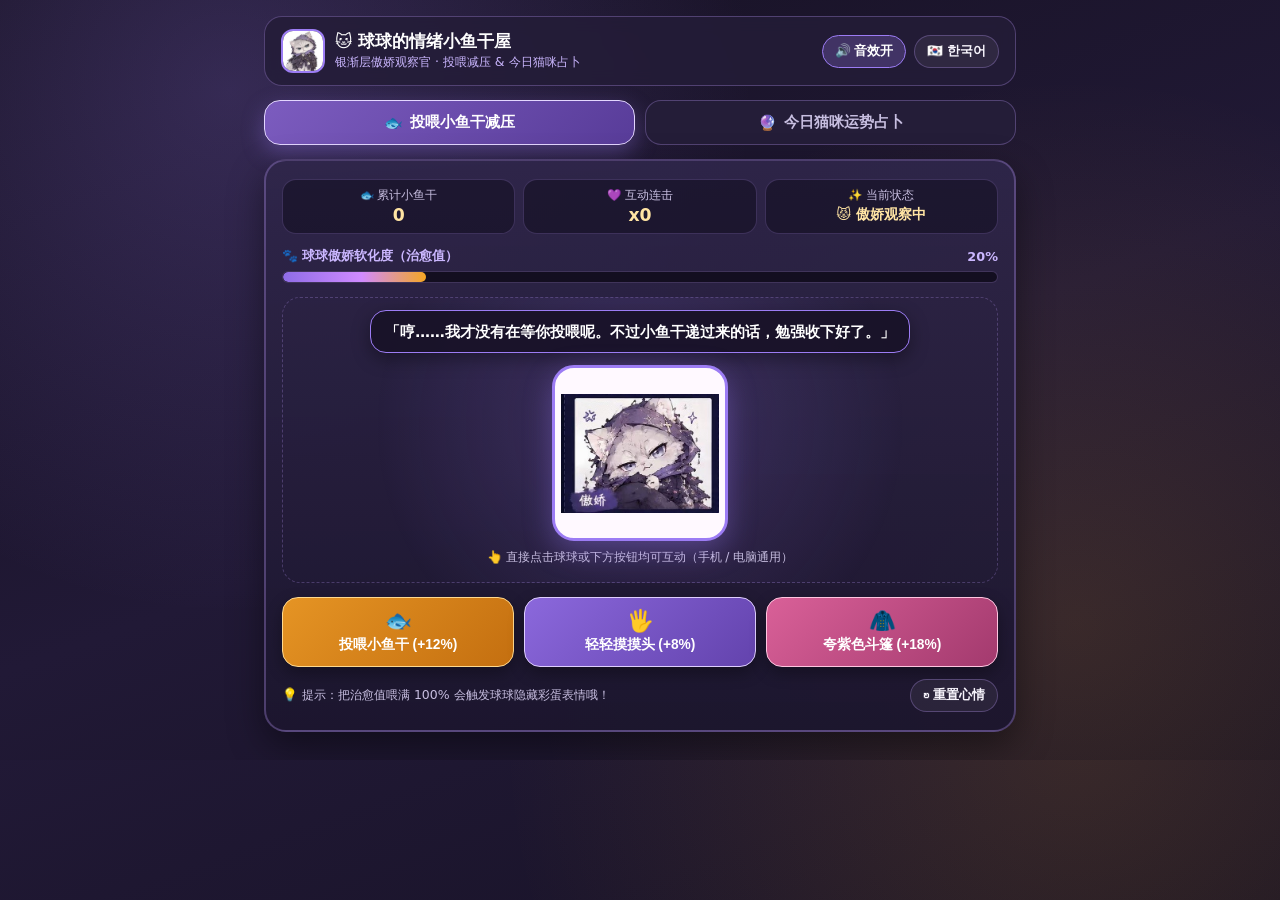
<file: apps/cat-app/index.html>
<!DOCTYPE html>
<html lang="zh-CN" data-lang="zh">
<head>
  <meta charset="UTF-8" />
  <meta name="viewport" content="width=device-width, initial-scale=1.0, maximum-scale=1.0, user-scalable=no" />
  <title>白猫·球球 情绪小鱼干屋 &amp; 猫咪运势占卜 | ZERO POINT ZOO</title>
  <style>
    :root {
      --bg-deep: #181326;
      --bg-card: #241D38;
      --bg-card-2: #2F264A;
      --violet: #9C7CF4;
      --violet-light: #CBB7FF;
      --violet-glow: rgba(156, 124, 244, 0.35);
      --gold: #F5A623;
      --gold-soft: #FFE4A3;
      --pink: #FF8FB1;
      --text: #F7F4FC;
      --text-soft: #C7BEE0;
      --border: rgba(179, 146, 240, 0.32);
    }

    * {
      box-sizing: border-box;
      -webkit-tap-highlight-color: transparent;
    }

    html, body {
      margin: 0;
      padding: 0;
      min-height: 100%;
      background:
        radial-gradient(circle at 18% 12%, rgba(156, 124, 244, 0.22), transparent 42%),
        radial-gradient(circle at 84% 82%, rgba(245, 166, 35, 0.14), transparent 44%),
        linear-gradient(160deg, #161122 0%, #211936 55%, #171225 100%);
      color: var(--text);
      font-family: "PingFang SC", "Microsoft YaHei", "Apple SD Gothic Neo", "Noto Sans KR", system-ui, -apple-system, sans-serif;
      overflow-x: hidden;
    }

    [data-lang="zh"] [data-ko] { display: none !important; }
    [data-lang="ko"] [data-zh] { display: none !important; }

    .app-shell {
      max-width: 780px;
      margin: 0 auto;
      padding: 16px 14px 28px;
      display: flex;
      flex-direction: column;
      gap: 14px;
    }

    /* Top Header */
    .top-bar {
      display: flex;
      align-items: center;
      justify-content: space-between;
      gap: 10px;
      flex-wrap: wrap;
      background: rgba(36, 29, 56, 0.85);
      border: 1.5px solid var(--border);
      border-radius: 18px;
      padding: 12px 16px;
      backdrop-filter: blur(8px);
    }

    .brand-left {
      display: flex;
      align-items: center;
      gap: 10px;
      min-width: 0;
    }

    .brand-avatar {
      width: 44px;
      height: 44px;
      border-radius: 12px;
      object-fit: cover;
      border: 2px solid var(--violet);
      background: #fff;
      flex-shrink: 0;
    }

    .brand-title {
      font-size: 1.05rem;
      font-weight: 900;
      color: #FFF;
      line-height: 1.25;
    }

    .brand-sub {
      font-size: 0.78rem;
      color: var(--violet-light);
      margin-top: 2px;
    }

    .top-actions {
      display: flex;
      align-items: center;
      gap: 8px;
    }

    .pill-btn {
      border: 1.5px solid var(--border);
      background: rgba(255, 255, 255, 0.06);
      color: var(--text);
      border-radius: 999px;
      padding: 7px 12px;
      font-size: 0.8rem;
      font-weight: 700;
      cursor: pointer;
      touch-action: manipulation;
      transition: transform 0.14s ease, background 0.18s ease, border-color 0.18s ease;
    }

    .pill-btn:active { transform: scale(0.95); }
    .pill-btn.active {
      background: rgba(156, 124, 244, 0.25);
      border-color: var(--violet);
      color: #FFF;
    }

    /* Mode Switch Tabs */
    .mode-tabs {
      display: grid;
      grid-template-columns: 1fr 1fr;
      gap: 10px;
    }

    .mode-tab {
      border: 1.5px solid var(--border);
      background: var(--bg-card);
      color: var(--text-soft);
      border-radius: 16px;
      padding: 12px 10px;
      font-size: 0.94rem;
      font-weight: 800;
      cursor: pointer;
      touch-action: manipulation;
      display: flex;
      align-items: center;
      justify-content: center;
      gap: 7px;
      transition: all 0.2s ease;
    }

    .mode-tab.active {
      background: linear-gradient(135deg, #7C5CBF 0%, #583C99 100%);
      border-color: #E3D6FF;
      color: #FFF;
      box-shadow: 0 8px 22px var(--violet-glow);
    }

    .mode-tab:active { transform: scale(0.98); }

    .panel { display: none; }
    .panel.active { display: block; animation: fadeIn 0.25s ease; }

    @keyframes fadeIn {
      from { opacity: 0; transform: translateY(6px); }
      to { opacity: 1; transform: translateY(0); }
    }

    /* Main Card */
    .stage-card {
      background: linear-gradient(180deg, rgba(47, 38, 74, 0.92) 0%, rgba(28, 22, 46, 0.96) 100%);
      border: 2px solid var(--border);
      border-radius: 22px;
      padding: 18px 16px;
      box-shadow: 0 14px 36px rgba(0, 0, 0, 0.42);
      position: relative;
      overflow: hidden;
    }

    /* Stats strip */
    .stats-row {
      display: grid;
      grid-template-columns: repeat(3, 1fr);
      gap: 8px;
      margin-bottom: 14px;
    }

    .stat-box {
      background: rgba(18, 13, 30, 0.55);
      border: 1px solid rgba(179, 146, 240, 0.22);
      border-radius: 14px;
      padding: 8px 10px;
      text-align: center;
    }

    .stat-label {
      font-size: 0.72rem;
      color: var(--text-soft);
      display: block;
    }

    .stat-value {
      font-size: 1.08rem;
      font-weight: 900;
      color: var(--gold-soft);
      margin-top: 2px;
      display: block;
    }

    /* Progress bar */
    .mood-bar-wrap {
      margin-bottom: 14px;
    }

    .mood-bar-head {
      display: flex;
      justify-content: space-between;
      align-items: center;
      font-size: 0.8rem;
      font-weight: 700;
      margin-bottom: 6px;
      color: var(--violet-light);
    }

    .mood-track {
      height: 12px;
      background: rgba(14, 10, 24, 0.8);
      border-radius: 999px;
      border: 1px solid rgba(179, 146, 240, 0.28);
      overflow: hidden;
    }

    .mood-fill {
      height: 100%;
      width: 20%;
      background: linear-gradient(90deg, #8E6CE6 0%, #D08BFF 55%, #F5A623 100%);
      border-radius: 999px;
      transition: width 0.3s cubic-bezier(0.22, 1, 0.36, 1);
    }

    /* Interactive Cat Avatar Zone */
    .cat-arena {
      position: relative;
      display: flex;
      flex-direction: column;
      align-items: center;
      justify-content: center;
      padding: 12px 10px 16px;
      background: radial-gradient(circle at 50% 45%, rgba(156, 124, 244, 0.2), transparent 68%);
      border-radius: 18px;
      border: 1px dashed rgba(179, 146, 240, 0.28);
      margin-bottom: 14px;
      user-select: none;
    }

    .speech-bubble {
      background: rgba(24, 18, 40, 0.92);
      border: 1.5px solid var(--violet);
      border-radius: 16px;
      padding: 10px 14px;
      font-size: 0.92rem;
      font-weight: 700;
      color: #FFF;
      text-align: center;
      max-width: 92%;
      margin-bottom: 12px;
      position: relative;
      box-shadow: 0 6px 18px rgba(0, 0, 0, 0.35);
      line-height: 1.45;
    }

    .cat-tap-btn {
      position: relative;
      border: none;
      background: transparent;
      padding: 0;
      cursor: pointer;
      touch-action: manipulation;
      outline: none;
      border-radius: 22px;
      transition: transform 0.14s ease;
    }

    .cat-tap-btn:active {
      transform: scale(0.93) rotate(-2deg);
    }

    .cat-tap-btn.boing {
      animation: catBoing 0.34s ease;
    }

    @keyframes catBoing {
      0% { transform: scale(1); }
      35% { transform: scale(1.08, 0.94); }
      70% { transform: scale(0.97, 1.04); }
      100% { transform: scale(1); }
    }

    .cat-portrait {
      width: 176px;
      height: 176px;
      object-fit: contain;
      border-radius: 22px;
      background: #FFF9FF;
      border: 3px solid var(--violet);
      padding: 6px;
      box-shadow: 0 10px 28px rgba(156, 124, 244, 0.35);
      display: block;
    }

    .tap-hint {
      margin-top: 8px;
      font-size: 0.76rem;
      color: var(--text-soft);
    }

    /* Action Buttons */
    .action-grid {
      display: grid;
      grid-template-columns: repeat(3, 1fr);
      gap: 10px;
    }

    .action-btn {
      border: 1.5px solid rgba(255, 255, 255, 0.16);
      border-radius: 16px;
      padding: 12px 8px;
      min-height: 62px;
      cursor: pointer;
      touch-action: manipulation;
      color: #FFF;
      font-weight: 800;
      font-size: 0.86rem;
      display: flex;
      flex-direction: column;
      align-items: center;
      justify-content: center;
      gap: 4px;
      text-align: center;
      transition: transform 0.12s ease, box-shadow 0.18s ease;
      box-shadow: 0 6px 16px rgba(0, 0, 0, 0.32);
    }

    .action-btn:active { transform: scale(0.94); }
    .action-btn .ico { font-size: 1.35rem; line-height: 1; }
    .action-btn.fish {
      background: linear-gradient(135deg, #E59424 0%, #C46F10 100%);
      border-color: #FFD98E;
    }
    .action-btn.pat {
      background: linear-gradient(135deg, #8B68DC 0%, #6343AD 100%);
      border-color: #DFCEFF;
    }
    .action-btn.praise {
      background: linear-gradient(135deg, #D96098 0%, #A33A6E 100%);
      border-color: #FFC5E0;
    }

    .sub-controls {
      display: flex;
      justify-content: space-between;
      align-items: center;
      flex-wrap: wrap;
      gap: 8px;
      margin-top: 12px;
      font-size: 0.78rem;
      color: var(--text-soft);
    }

    /* Floating Particles */
    .float-pop {
      position: fixed;
      pointer-events: none;
      font-weight: 900;
      font-size: 1rem;
      color: var(--gold-soft);
      text-shadow: 0 2px 8px rgba(0, 0, 0, 0.75);
      z-index: 999;
      animation: floatUp 0.85s ease-out forwards;
      white-space: nowrap;
    }

    @keyframes floatUp {
      0% { opacity: 1; transform: translate(-50%, 0) scale(0.9); }
      100% { opacity: 0; transform: translate(-50%, -58px) scale(1.18); }
    }

    /* Fortune Panel */
    .fortune-hero {
      text-align: center;
      padding: 6px 4px 12px;
    }

    .draw-btn {
      width: 100%;
      max-width: 340px;
      margin: 6px auto 14px;
      border: 2px solid #FFE29E;
      background: linear-gradient(135deg, #9C7CF4 0%, #6C4AB6 60%, #D98F2B 140%);
      color: #FFF;
      font-size: 1rem;
      font-weight: 900;
      padding: 14px 20px;
      border-radius: 999px;
      cursor: pointer;
      touch-action: manipulation;
      box-shadow: 0 10px 24px rgba(156, 124, 244, 0.38);
      display: inline-flex;
      align-items: center;
      justify-content: center;
      gap: 8px;
      transition: transform 0.14s ease;
    }

    .draw-btn:active { transform: scale(0.96); }

    .fortune-card {
      background: rgba(20, 15, 34, 0.88);
      border: 2px solid var(--gold);
      border-radius: 20px;
      padding: 16px;
      display: grid;
      grid-template-columns: 146px 1fr;
      gap: 16px;
      align-items: center;
      text-align: left;
    }

    .fortune-card.shake {
      animation: cardPop 0.38s ease;
    }

    @keyframes cardPop {
      0% { transform: scale(0.94); opacity: 0.65; }
      60% { transform: scale(1.02); opacity: 1; }
      100% { transform: scale(1); }
    }

    .fortune-img-wrap {
      text-align: center;
    }

    .fortune-img {
      width: 138px;
      height: 138px;
      object-fit: contain;
      border-radius: 18px;
      background: #FFF9FF;
      border: 2.5px solid var(--violet);
      padding: 4px;
    }

    .luck-badge {
      display: inline-block;
      background: linear-gradient(135deg, #F5A623, #FFD166);
      color: #1E162B;
      font-weight: 900;
      font-size: 0.78rem;
      padding: 4px 12px;
      border-radius: 999px;
      margin-bottom: 6px;
    }

    .fortune-title {
      margin: 0 0 6px;
      font-size: 1.15rem;
      font-weight: 900;
      color: #FFF3D1;
    }

    .fortune-desc {
      margin: 0 0 10px;
      font-size: 0.88rem;
      line-height: 1.55;
      color: var(--text-soft);
    }

    .fortune-meta {
      display: flex;
      flex-wrap: wrap;
      gap: 6px;
    }

    .meta-chip {
      background: rgba(156, 124, 244, 0.16);
      border: 1px solid rgba(156, 124, 244, 0.42);
      color: var(--violet-light);
      font-size: 0.76rem;
      font-weight: 700;
      padding: 4px 9px;
      border-radius: 10px;
    }

    @media (max-width: 600px) {
      .app-shell { padding: 10px 10px 22px; }
      .action-grid { grid-template-columns: 1fr; }
      .action-btn { flex-direction: row; min-height: 48px; padding: 10px 14px; font-size: 0.9rem; }
      .fortune-card { grid-template-columns: 1fr; text-align: center; }
      .fortune-meta { justify-content: center; }
      .cat-portrait { width: 150px; height: 150px; }
    }
  </style>
</head>
<body>
  <div class="app-shell">
    <!-- Top Header -->
    <header class="top-bar">
      <div class="brand-left">
        <img src="../../assets/cat_standee.jpg" alt="白猫·球球" class="brand-avatar" />
        <div>
          <div class="brand-title">
            <span data-zh>🐱 球球的情绪小鱼干屋</span>
            <span data-ko>🐱 치우치우의 생선가게 &amp; 운세방</span>
          </div>
          <div class="brand-sub">
            <span data-zh>银渐层傲娇观察官 · 投喂减压 &amp; 今日猫咪占卜</span>
            <span data-ko>은빛 고양이 관찰관 · 간식 주기 &amp; 오늘의 고양이 운세</span>
          </div>
        </div>
      </div>
      <div class="top-actions">
        <button type="button" id="sound-btn" class="pill-btn active" onclick="toggleSound()">
          <span id="sound-label">🔊 音效开</span>
        </button>
        <button type="button" id="lang-btn" class="pill-btn" onclick="toggleLang()">
          <span data-zh>🇰🇷 한국어</span>
          <span data-ko>🇨🇳 中文</span>
        </button>
      </div>
    </header>

    <!-- Mode Switch -->
    <div class="mode-tabs" role="tablist">
      <button type="button" id="tab-feed" class="mode-tab active" onclick="switchMode('feed')">
        <span>🐟</span>
        <span data-zh>投喂小鱼干减压</span>
        <span data-ko>생선 간식 주기 게임</span>
      </button>
      <button type="button" id="tab-fortune" class="mode-tab" onclick="switchMode('fortune')">
        <span>🔮</span>
        <span data-zh>今日猫咪运势占卜</span>
        <span data-ko>오늘의 고양이 운세</span>
      </button>
    </div>

    <!-- Panel 1: Fish Feeding Mini-Game -->
    <section id="panel-feed" class="panel active">
      <div class="stage-card">
        <div class="stats-row">
          <div class="stat-box">
            <span class="stat-label"><span data-zh>🐟 累计小鱼干</span><span data-ko>🐟 누적 생선</span></span>
            <span class="stat-value" id="stat-fish">0</span>
          </div>
          <div class="stat-box">
            <span class="stat-label"><span data-zh>💜 互动连击</span><span data-ko>💜 연속 콤보</span></span>
            <span class="stat-value" id="stat-combo">x0</span>
          </div>
          <div class="stat-box">
            <span class="stat-label"><span data-zh>✨ 当前状态</span><span data-ko>✨ 현재 상태</span></span>
            <span class="stat-value" id="stat-stage" style="font-size:0.9rem;">傲娇观察中</span>
          </div>
        </div>

        <div class="mood-bar-wrap">
          <div class="mood-bar-head">
            <span><span data-zh>🐾 球球傲娇软化度（治愈值）</span><span data-ko>🐾 치우치우 마음 열림 지수</span></span>
            <span id="mood-pct">20%</span>
          </div>
          <div class="mood-track">
            <div class="mood-fill" id="mood-fill"></div>
          </div>
        </div>

        <div class="cat-arena">
          <div class="speech-bubble" id="cat-bubble">
            <span data-zh>「哼……我才没有在等你投喂呢。不过小鱼干递过来的话，勉强收下好了。」</span>
            <span data-ko>「흥… 간식 따위 기다린 적 없거든. 그래도 준다면 마지못해 받아줄게.」</span>
          </div>

          <button type="button" class="cat-tap-btn" id="cat-tap-btn" onclick="interact('tap', event)" aria-label="点击球球互动">
            <img src="../../assets/cat_expr_01.jpg" alt="白猫·球球" class="cat-portrait" id="cat-img" />
          </button>

          <div class="tap-hint">
            <span data-zh>👆 直接点击球球或下方按钮均可互动（手机 / 电脑通用）</span>
            <span data-ko>👆 치우치우를 직접 터치하거나 아래 버튼을 눌러보세요!</span>
          </div>
        </div>

        <div class="action-grid">
          <button type="button" class="action-btn fish" onclick="interact('fish', event)">
            <span class="ico">🐟</span>
            <span><span data-zh>投喂小鱼干 (+12%)</span><span data-ko>생선 주기 (+12%)</span></span>
          </button>
          <button type="button" class="action-btn pat" onclick="interact('pat', event)">
            <span class="ico">🖐️</span>
            <span><span data-zh>轻轻摸摸头 (+8%)</span><span data-ko>쓰담쓰담 (+8%)</span></span>
          </button>
          <button type="button" class="action-btn praise" onclick="interact('praise', event)">
            <span class="ico">🧥</span>
            <span><span data-zh>夸紫色斗篷 (+18%)</span><span data-ko>망토 칭찬 (+18%)</span></span>
          </button>
        </div>

        <div class="sub-controls">
          <span>
            <span data-zh>💡 提示：把治愈值喂满 100% 会触发球球隐藏彩蛋表情哦！</span>
            <span data-ko>💡 팁: 게이지를 100%까지 채우면 치우치우의 특별한 표정이 열려요!</span>
          </span>
          <button type="button" class="pill-btn" onclick="resetMood()">
            <span data-zh>↻ 重置心情</span>
            <span data-ko>↻ 기분 초기화</span>
          </button>
        </div>
      </div>
    </section>

    <!-- Panel 2: Daily Cat Fortune -->
    <section id="panel-fortune" class="panel">
      <div class="stage-card">
        <div class="fortune-hero">
          <p style="margin:0 0 10px; font-size:0.86rem; color:var(--text-soft);">
            <span data-zh>紫色骷髅扣斗篷能感知周围情绪波动——点击按钮，让球球为你占卜今日猫咪运势！</span>
            <span data-ko>보라색 해골 망토가 주변의 감정 파동을 감지합니다. 버튼을 눌러 오늘의 운세를 뽑아보세요!</span>
          </p>
          <button type="button" class="draw-btn" onclick="drawFortune(event)">
            <span>🔮</span>
            <span data-zh>摇一摇紫色斗篷 · 抽取今日猫运签</span>
            <span data-ko>망토 흔들기 · 오늘의 고양이 운세 뽑기</span>
          </button>
        </div>

        <div class="fortune-card" id="fortune-card">
          <div class="fortune-img-wrap">
            <img src="../../assets/cat_expr_08.jpg" alt="球球占卜签" class="fortune-img" id="fortune-img" />
          </div>
          <div>
            <span class="luck-badge" id="fortune-luck">✨ 今日待占卜 · READY</span>
            <h3 class="fortune-title" id="fortune-title">
              <span data-zh>《点击上方按钮，查看球球笔记里的今日运势》</span>
              <span data-ko>《위 버튼을 눌러 오늘의 운세를 확인하세요》</span>
            </h3>
            <p class="fortune-desc" id="fortune-desc">
              <span data-zh>球球正抱着她的观察笔记偷偷看着你……“才、才不是专门为你占卜的，顺手翻一页而已！”</span>
              <span data-ko>치우치우가 관찰 노트를 안고 슬쩍 쳐다보고 있어요… “널 위해 점쳐주는 건 아니거든, 그냥 한 장 넘겨보는 거야!”</span>
            </p>
            <div class="fortune-meta" id="fortune-meta">
              <span class="meta-chip"><span data-zh>🎨 幸运色：星夜紫</span><span data-ko>🎨 행운색: 스타 퍼플</span></span>
              <span class="meta-chip"><span data-zh>🧸 幸运物：小鱼干</span><span data-ko>🧸 행운템: 마른 생선</span></span>
              <span class="meta-chip"><span data-zh>🐾 幸运伙伴：白猫·球球</span><span data-ko>🐾 행운 동료: 치우치우</span></span>
            </div>
          </div>
        </div>
      </div>
    </section>
  </div>

  <script>
    const STORAGE_KEY = 'zpz_cat_app_v1';
    let soundEnabled = true;
    let audioCtx = null;

    let state = {
      fishTotal: 0,
      combo: 0,
      mood: 20,
      fortuneCount: 0
    };

    try {
      const saved = JSON.parse(localStorage.getItem(STORAGE_KEY) || 'null');
      if (saved && typeof saved === 'object') {
        state.fishTotal = Number(saved.fishTotal) || 0;
        state.mood = Math.min(100, Math.max(0, Number(saved.mood) || 20));
        state.fortuneCount = Number(saved.fortuneCount) || 0;
      }
    } catch (e) {}

    // Sync initial language with parent page if accessible
    try {
      if (window.parent && window.parent !== window && window.parent.document) {
        const pLang = window.parent.document.documentElement.getAttribute('data-lang');
        if (pLang === 'ko' || pLang === 'zh') {
          document.documentElement.setAttribute('data-lang', pLang);
        }
      }
    } catch (e) {}

    function saveState() {
      try {
        localStorage.setItem(STORAGE_KEY, JSON.stringify({
          fishTotal: state.fishTotal,
          mood: state.mood,
          fortuneCount: state.fortuneCount
        }));
      } catch (e) {}
    }

    function getLang() {
      return document.documentElement.getAttribute('data-lang') === 'ko' ? 'ko' : 'zh';
    }

    function toggleLang() {
      const next = getLang() === 'ko' ? 'zh' : 'ko';
      document.documentElement.setAttribute('data-lang', next);
      document.documentElement.setAttribute('lang', next === 'ko' ? 'ko' : 'zh-CN');
      updateSoundLabel();
      updateFeedUI();
    }

    function updateSoundLabel() {
      const lbl = document.getElementById('sound-label');
      if (!lbl) return;
      if (getLang() === 'ko') {
        lbl.textContent = soundEnabled ? '🔊 효과음 ON' : '🔇 음소거';
      } else {
        lbl.textContent = soundEnabled ? '🔊 音效开' : '🔇 已静音';
      }
    }

    function toggleSound() {
      soundEnabled = !soundEnabled;
      document.getElementById('sound-btn').classList.toggle('active', soundEnabled);
      updateSoundLabel();
      if (soundEnabled) playChime('pat');
    }

    function playChime(type) {
      if (!soundEnabled) return;
      try {
        const Ctx = window.AudioContext || window.webkitAudioContext;
        if (!Ctx) return;
        if (!audioCtx) audioCtx = new Ctx();
        if (audioCtx.state === 'suspended') audioCtx.resume();
        const now = audioCtx.currentTime;
        const notes = type === 'fortune'
          ? [523.25, 659.25, 783.99, 1046.5]
          : (type === 'praise' ? [587.33, 739.99, 880] : (type === 'fish' ? [659.25, 880] : [523.25, 659.25]));
        notes.forEach((freq, i) => {
          const osc = audioCtx.createOscillator();
          const gain = audioCtx.createGain();
          osc.type = type === 'fortune' ? 'triangle' : 'sine';
          osc.frequency.setValueAtTime(freq, now + i * 0.065);
          gain.gain.setValueAtTime(0.001, now + i * 0.065);
          gain.gain.exponentialRampToValueAtTime(0.09, now + i * 0.065 + 0.015);
          gain.gain.exponentialRampToValueAtTime(0.001, now + i * 0.065 + 0.22);
          osc.connect(gain);
          gain.connect(audioCtx.destination);
          osc.start(now + i * 0.065);
          osc.stop(now + i * 0.065 + 0.24);
        });
      } catch (e) {}
    }

    function switchMode(mode) {
      ['feed', 'fortune'].forEach(k => {
        document.getElementById('tab-' + k).classList.toggle('active', k === mode);
        document.getElementById('panel-' + k).classList.toggle('active', k === mode);
      });
    }

    const FEED_REACTIONS = {
      fish: [
        {
          img: '../../assets/cat_expr_04.jpg',
          zh: '「哇…！这、这条小鱼干还蛮香的嘛，本喵姑且收下啦！」',
          ko: '「어…! 이 생선 간식 꽤 맛있어 보이네. 특별히 받아줄게!」'
        },
        {
          img: '../../assets/cat_expr_02.jpg',
          zh: '「才不是因为饿了才吃的呢！只是怕放久了浪费而已！」',
          ko: '「배고파서 먹는 거 아니거든! 그냥 남기면 아까워서 먹는 거야!」'
        },
        {
          img: '../../assets/cat_expr_06.jpg',
          zh: '「抓住小鱼干啦！咳咳……我是说，味道还算合格吧♪」',
          ko: '「잡았다! 흠흠… 내 말은, 나름 합격점이라는 뜻이야♪」'
        }
      ],
      pat: [
        {
          img: '../../assets/cat_expr_01.jpg',
          zh: '「别、别随便摸银渐层的头啦……好吧，只能摸三秒钟哦。」',
          ko: '「함부로 머리 만지지 마… 좋아, 딱 3초만 허락해 줄게.」'
        },
        {
          img: '../../assets/cat_expr_05.jpg',
          zh: '「你一直在看着我吗……？其实被记住的感觉，也不坏嘛。」',
          ko: '「계속 나만 보고 있는 거야…? 사실 기억해 주는 기분, 나쁘지 않네.」'
        },
        {
          img: '../../assets/cat_expr_07.jpg',
          zh: '「呼噜呼噜……我才没有开心到打盹呢，只是刚好有点困而已……」',
          ko: '「그르렁… 기분 좋아서 조는 거 아니거든, 그냥 조금 졸린 것뿐이야…」'
        }
      ],
      praise: [
        {
          img: '../../assets/cat_expr_01.jpg',
          zh: '「什、什么？你说我的紫色骷髅扣斗篷全园最好看？算你有眼光！」',
          ko: '「뭐, 뭐라고? 내 보라색 해골 망토가 제일 예쁘다고? 보는 눈은 있네!」'
        },
        {
          img: '../../assets/cat_expr_08.jpg',
          zh: '「哼哼，既然你这么诚心诚意地夸我，我就把你的名字也写进笔记第一页！」',
          ko: '「흥흥, 그렇게까지 칭찬한다면 네 이름도 내 노트 첫 페이지에 적어줄게!」'
        }
      ],
      tap: [
        {
          img: '../../assets/cat_expr_03.jpg',
          zh: '「咦…真是的，干嘛一直戳本喵呀！（悄悄摇了摇尾巴）」',
          ko: '「칫… 정말, 왜 자꾸 찌르는 거야! (몰래 꼬리를 살랑거린다)」'
        },
        {
          img: '../../assets/cat_expr_09.jpg',
          zh: '「刚、刚才只是路过看看你在干嘛，才没有偷瞄你呢！」',
          ko: '「바, 방금은 그냥 지나가다 본 것뿐이야, 몰래 쳐다본 거 아니거든!」'
        },
        {
          img: '../../assets/cat_expr_10.jpg',
          zh: '「再不哄我的话，本喵就要假装生气趴在桌子上不理你咯…」',
          ko: '「얼른 안 달래주면 삐져서 책상에 엎드려 있을 거야…」'
        }
      ],
      max: {
        img: '../../assets/cat_expr_06.jpg',
        zh: '「✨ 治愈值满格！好吧……谢谢你今天一直看着我、记住我。最喜欢你啦（小声）💜」',
        ko: '「✨ 치유 게이지 100%! 좋아… 오늘 계속 날 기억해 줘서 고마워. 사실 많이 좋아해 (속닥)💜」'
      }
    };

    function spawnPop(event, text) {
      const pop = document.createElement('div');
      pop.className = 'float-pop';
      pop.textContent = text;
      let x = window.innerWidth / 2;
      let y = window.innerHeight / 2;
      if (event && typeof event.clientX === 'number' && event.clientX > 0) {
        x = event.clientX;
        y = event.clientY;
      } else {
        const btn = document.getElementById('cat-tap-btn');
        if (btn) {
          const r = btn.getBoundingClientRect();
          x = r.left + r.width / 2;
          y = r.top + r.height / 3;
        }
      }
      pop.style.left = x + 'px';
      pop.style.top = y + 'px';
      document.body.appendChild(pop);
      setTimeout(() => pop.remove(), 860);
    }

    function getStageText(mood) {
      if (mood >= 100) return { zh: '💜 彻底软化!', ko: '💜 완전 행복!' };
      if (mood >= 70) return { zh: '✨ 偷偷开心', ko: '✨ 몰래 신남' };
      if (mood >= 40) return { zh: '😳 有点动摇', ko: '😳 살짝 흔들림' };
      return { zh: '😾 傲娇观察中', ko: '😾 츤데레 관찰중' };
    }

    function updateFeedUI() {
      document.getElementById('stat-fish').textContent = state.fishTotal;
      document.getElementById('stat-combo').textContent = 'x' + state.combo;
      const st = getStageText(state.mood);
      document.getElementById('stat-stage').textContent = getLang() === 'ko' ? st.ko : st.zh;
      document.getElementById('mood-pct').textContent = state.mood + '%';
      document.getElementById('mood-fill').style.width = state.mood + '%';
    }

    let lastReaction = null;

    function applyReaction(item) {
      lastReaction = item;
      document.getElementById('cat-img').src = item.img;
      document.getElementById('cat-bubble').innerHTML =
        `<span data-zh>${item.zh}</span><span data-ko>${item.ko}</span>`;
    }

    function interact(kind, event) {
      state.combo += 1;
      let delta = 6;
      let popText = '✨ 喵呜~';
      if (kind === 'fish') {
        state.fishTotal += 1;
        delta = 12;
        popText = '+1 🐟 小鱼干!';
      } else if (kind === 'pat') {
        delta = 8;
        popText = '🖐️ +8% 治愈';
      } else if (kind === 'praise') {
        delta = 18;
        popText = '🧥 斗篷超帅 +18%!';
      } else {
        popText = '🐾 戳一戳 +6%';
      }

      state.mood = Math.min(100, state.mood + delta);
      saveState();
      updateFeedUI();
      playChime(kind);
      spawnPop(event, popText);

      const tapBtn = document.getElementById('cat-tap-btn');
      tapBtn.classList.remove('boing');
      void tapBtn.offsetWidth;
      tapBtn.classList.add('boing');

      if (state.mood >= 100) {
        applyReaction(FEED_REACTIONS.max);
      } else {
        const list = FEED_REACTIONS[kind] || FEED_REACTIONS.tap;
        const pick = list[Math.floor(Math.random() * list.length)];
        applyReaction(pick);
      }
    }

    function resetMood() {
      state.mood = 20;
      state.combo = 0;
      saveState();
      updateFeedUI();
      applyReaction({
        img: '../../assets/cat_expr_01.jpg',
        zh: '「哼……重新开始计算！这次你要先递小鱼干还是先夸我的斗篷？」',
        ko: '「흥… 처음부터 다시야! 이번엔 생선부터 줄 거야, 망토 칭찬부터 할 거야?」'
      });
      playChime('pat');
    }

    const FORTUNES = [
      {
        img: '../../assets/cat_expr_06.jpg',
        luckZh: '🌟 大吉 · 扑蝶幸运签',
        luckKo: '🌟 대길 · 나비 잡기 행운',
        titleZh: '《今日愿望像蝴蝶一样飞进怀里！》',
        titleKo: '《오늘의 소원이 나비처럼 품에 쏙!》',
        descZh: '球球用爪子帮你按住了一只闪闪发光的幸运蝴蝶！今天无论学习、汇报还是和朋友聊天，都会收获意料之外的夸奖和好消息。',
        descKo: '치우치우가 반짝이는 행운의 나비를 앞발로 꽉 잡아줬어요! 오늘 발표나 공부, 친구와의 대화에서 기분 좋은 칭찬을 듣게 될 거예요.',
        colorZh: '星夜紫', colorKo: '스타 퍼플',
        itemZh: '双倍小鱼干', itemKo: '더블 생선 간식',
        partnerZh: '水獭·露', partnerKo: '수달·루'
      },
      {
        img: '../../assets/cat_expr_01.jpg',
        luckZh: '💜 上吉 · 斗篷发光签',
        luckKo: '💜 상길 · 빛나는 망토 운세',
        titleZh: '《被大家一眼记住的主角光环！》',
        titleKo: '《모두의 기억에 남는 주인공 아우라!》',
        descZh: '紫色骷髅扣在今天格外闪亮！平时默默付出的小细节今天会被大家注意到，记得昂首挺胸接受赞美，别只顾着脸红害羞哦。',
        descKo: '보라색 해골 버클이 오늘따라 유난히 반짝입니다! 묵묵히 해온 노력을 주변 사람들이 알아봐 주는 하루가 될 거예요.',
        colorZh: '薰衣草紫', colorKo: '라벤더',
        itemZh: '骷髅徽章', itemKo: '해골 브로치',
        partnerZh: '柴犬·困', partnerKo: '시바견·곤'
      },
      {
        img: '../../assets/cat_expr_08.jpg',
        luckZh: '📔 吉 · 秘密笔记签',
        luckKo: '📔 길 · 비밀 노트 운세',
        titleZh: '《灵感翻倍的情绪观察日》',
        titleKo: '《영감이 샘솟는 감정 관찰의 날》',
        descZh: '球球把你的幸运日写进了黑色小笔记本里。今天直觉超级敏锐，非常适合做决定、改作业或整理桌面，效率比平时高两倍！',
        descKo: '치우치우가 검은 수첩에 당신의 행운을 기록했어요. 직감이 아주 예리해지는 날이니 과제 정리나 중요한 결정에 딱 좋아요!',
        colorZh: '银渐层灰', colorKo: '실버 그레이',
        itemZh: '黑色记录本', itemKo: '검은 수첩',
        partnerZh: '赤狐·九尾', partnerKo: '적호·구미호'
      },
      {
        img: '../../assets/cat_expr_07.jpg',
        luckZh: '🐟 治愈吉 · 午睡充电签',
        luckKo: '🐟 힐링길 · 낮잠 충전 운세',
        titleZh: '《没有不开心，只是需要被抱抱充电》',
        titleKo: '《기분 안 나빠… 그냥 포근한 휴식이 필요해》',
        descZh: '球球梦见了一整盘香喷喷的小鱼干。今天如果感到有点疲惫，就允许自己理直气壮地休息十分钟、喝一口温热的甜饮吧！',
        descKo: '치우치우가 꿈속에서 고소한 생선 한 접시를 보았어요. 오늘 조금 피곤하다면 당당하게 10분간 쉬면서 달콤한 간식을 즐겨보세요!',
        colorZh: '奶油白', colorKo: '크림 화이트',
        itemZh: '热牛奶 / 奶茶', itemKo: '따뜻한 우유',
        partnerZh: '乌鸦·默可', partnerKo: '까마귀·모쿠'
      },
      {
        img: '../../assets/cat_expr_04.jpg',
        luckZh: '✨ 惊喜吉 · 门后探头签',
        luckKo: '✨ 깜짝길 · 문 뒤 빼꼼 운세',
        titleZh: '《转角会遇到在意你的人！》',
        titleKo: '《모퉁이에서 반가운 소식을 만날 거예요!》',
        descZh: '门缝外传来温柔的脚步声——今天可能会收到老朋友的问候，或者在以为没人注意的地方发现有人默默替你留了一颗糖。',
        descKo: '문틈 너머로 반가운 발걸음이 들려와요. 오랜 친구의 연락이나 누군가의 세심한 배려를 발견하게 될 하루입니다!',
        colorZh: '琥珀金', colorKo: '앰버 골드',
        itemZh: '柠檬糖果', itemKo: '레몬 사탕',
        partnerZh: '白兔·安月', partnerKo: '흰 토끼·안월'
      },
      {
        img: '../../assets/cat_expr_02.jpg',
        luckZh: '🔥 傲娇吉 · 嘴硬心软签',
        luckKo: '🔥 츤데레길 · 겉바속촉 운세',
        titleZh: '《“才不是呢！”——好运其实正在靠近》',
        titleKo: '《“아니거든!” 사실 행운이 다가오는 중》',
        descZh: '虽然嘴上说着“才不要帮忙”，但其实心里早就偷偷把事情安排妥当了！今天别忘了把温柔也留给自己一份，坦率说一句想吃好吃的吧。',
        descKo: '말로는 괜찮다고 해도 사실 마음속으론 다 챙기고 있었죠? 오늘은 자신에게도 솔직하게 맛있는 걸 선물해 주세요.',
        colorZh: '樱花粉', colorKo: '체리 핑크',
        itemZh: '猫爪挂件', itemKo: '고양이 발바닥 키링',
        partnerZh: '鲨鱼·潮安', partnerKo: '상어·차오안'
      }
    ];

    let lastFortuneIdx = -1;

    function drawFortune(event) {
      let idx = Math.floor(Math.random() * FORTUNES.length);
      if (FORTUNES.length > 1 && idx === lastFortuneIdx) {
        idx = (idx + 1) % FORTUNES.length;
      }
      lastFortuneIdx = idx;
      const f = FORTUNES[idx];

      state.fortuneCount += 1;
      saveState();

      document.getElementById('fortune-img').src = f.img;
      document.getElementById('fortune-luck').innerHTML =
        `<span data-zh>${f.luckZh}</span><span data-ko>${f.luckKo}</span>`;
      document.getElementById('fortune-title').innerHTML =
        `<span data-zh>${f.titleZh}</span><span data-ko>${f.titleKo}</span>`;
      document.getElementById('fortune-desc').innerHTML =
        `<span data-zh>${f.descZh}</span><span data-ko>${f.descKo}</span>`;
      document.getElementById('fortune-meta').innerHTML = `
        <span class="meta-chip"><span data-zh>🎨 幸运色：${f.colorZh}</span><span data-ko>🎨 행운색: ${f.colorKo}</span></span>
        <span class="meta-chip"><span data-zh>🧸 幸运物：${f.itemZh}</span><span data-ko>🧸 행운템: ${f.itemKo}</span></span>
        <span class="meta-chip"><span data-zh>🐾 幸运伙伴：${f.partnerZh}</span><span data-ko>🐾 행운 동료: ${f.partnerKo}</span></span>
      `;

      const card = document.getElementById('fortune-card');
      card.classList.remove('shake');
      void card.offsetWidth;
      card.classList.add('shake');

      playChime('fortune');
      spawnPop(event, '🔮 猫运签已抽取!');
    }

    updateSoundLabel();
    updateFeedUI();
  </script>
</body>
</html>
</file>
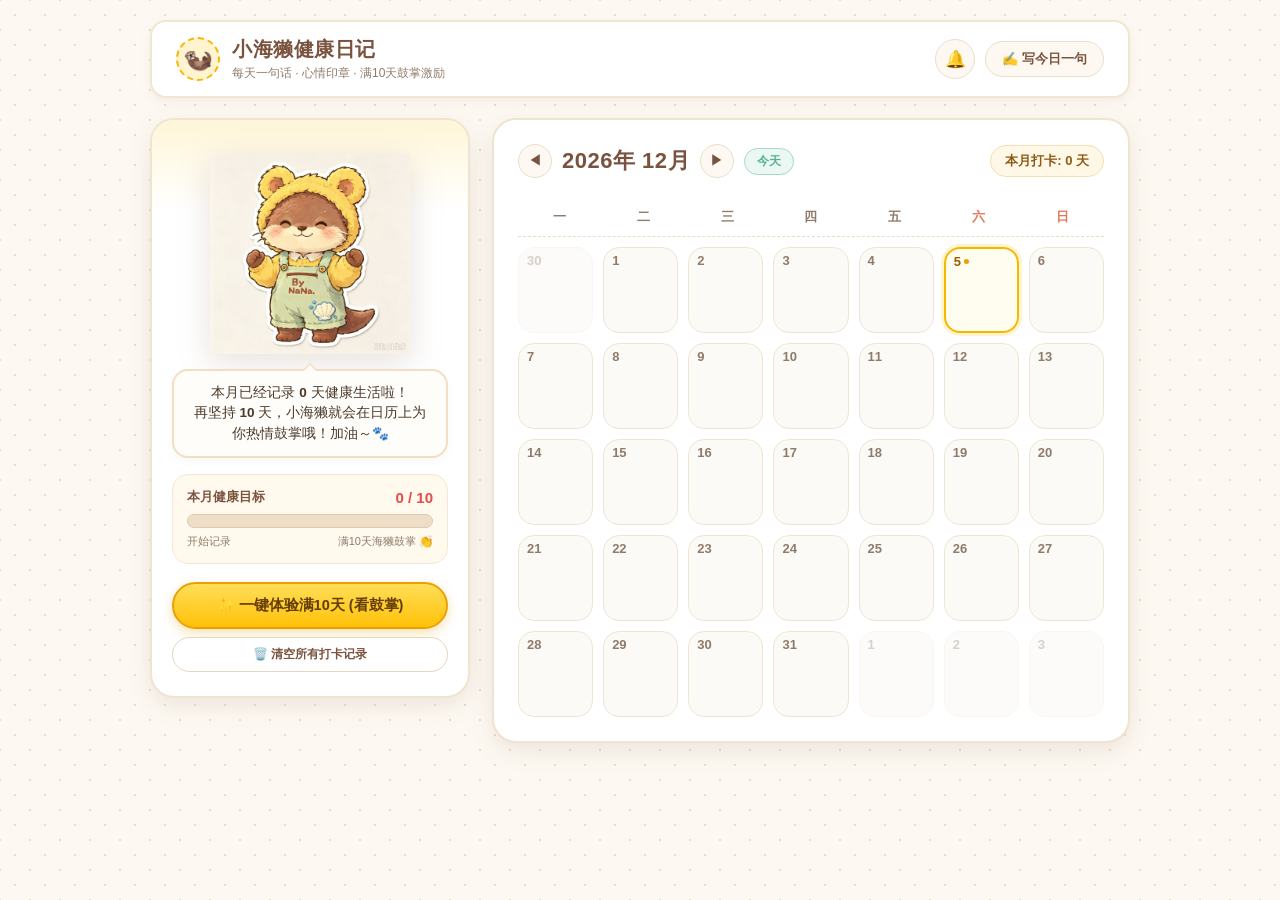
<file: apps/otter-diary/index.html>
<!DOCTYPE html>
<html lang="zh-CN">
<head>
  <meta charset="UTF-8">
  <meta name="viewport" content="width=device-width, initial-scale=1.0">
  <title>娜娜小海獭的健康一句话手账</title>
  <link rel="stylesheet" href="style.css">
</head>
<body>
  <!-- 庆祝彩带烟花画布 -->
  <canvas id="celebration-canvas"></canvas>

  <div class="app-container">
    <!-- 顶部状态栏 -->
    <header class="header-bar">
      <div class="brand-badge">
        <div class="brand-icon-ring">🦦</div>
        <div>
          <h1 class="brand-title">小海獭健康日记</h1>
          <p class="brand-subtitle">每天一句话 · 心情印章 · 满10天鼓掌激励</p>
        </div>
      </div>
      <div class="header-controls">
        <button id="btn-sound-toggle" class="icon-btn" title="声音开关">🔔</button>
        <button id="btn-quick-write" class="text-btn">✍️ 写今日一句</button>
      </div>
    </header>

    <!-- 两栏主布局 -->
    <main class="main-layout">
      <!-- 左栏：伴侣小海獭卡片与进度激励 -->
      <aside class="otter-card" id="otter-card">
        <div class="celebration-glow"></div>

        <!-- 小海獭立绘与鼓掌图层 -->
        <div class="otter-visual-box" id="otter-visual-box" title="点击和小海獭互动一下吧！">
          <img src="assets/otter.jpg" alt="小海獭娜娜" class="otter-sticker-img" id="otter-img">
          
          <!-- 达成10天后的欢呼鼓掌动效叠加层 -->
          <div class="clapping-hands-overlay" id="clapping-hands-overlay">
            <span class="clap-paw-left">👏</span>
            <span class="clap-burst-stars">✨</span>
            <span class="clap-paw-right">👏</span>
          </div>
        </div>

        <!-- 角色气泡对话 -->
        <div class="otter-speech-bubble" id="otter-speech-bubble">
          <p id="otter-speech-text">小海獭歪头：“今天喝足水、动一动了吗？写下一句话，把今天的健康印章盖在日历上吧！”</p>
        </div>

        <!-- 满10天打卡进度 -->
        <div class="progress-card">
          <div class="progress-header">
            <span>本月健康目标</span>
            <span class="progress-count" id="progress-text">0 / 10</span>
          </div>
          <div class="progress-track">
            <div class="progress-fill" id="progress-fill"></div>
          </div>
          <div class="progress-milestone-marker">
            <span>开始记录</span>
            <span>满10天海獭鼓掌 👏</span>
          </div>
        </div>

        <!-- 达成10天鼓掌荣誉徽章 -->
        <div class="achievement-banner" id="achievement-banner">
          <span class="achievement-icon">🎖️</span>
          <div>
            <div class="achievement-text-title">月度健康达人！</div>
            <div class="achievement-text-desc">太棒了！已满10天，海獭娜娜在日历上为你热烈鼓掌！</div>
          </div>
        </div>

        <!-- 快捷操作区 -->
        <div class="quick-action-group">
          <button id="btn-demo-fill" class="btn-primary-action" title="一键生成10天数据，立即体验海獭鼓掌庆祝！">
            ✨ 一键体验满10天 (看鼓掌)
          </button>
          <button id="btn-demo-clear" class="btn-secondary-action">
            🗑️ 清空所有打卡记录
          </button>
        </div>
      </aside>

      <!-- 右栏：月历与盖章视图 -->
      <section class="calendar-card">
        <!-- 月历顶部操作栏 -->
        <div class="calendar-topbar">
          <div class="month-selector">
            <button id="btn-prev-month" class="nav-month-btn" title="上个月">◀</button>
            <h2 id="current-month-display" class="current-month-display">2026年 11月</h2>
            <button id="btn-next-month" class="nav-month-btn" title="下个月">▶</button>
            <button id="btn-today" class="today-chip-btn">今天</button>
          </div>
          <div class="month-summary-badge" id="month-count-badge">
            本月打卡: 0 天
          </div>
        </div>

        <!-- 星期表头 -->
        <div class="calendar-weekdays">
          <span>一</span>
          <span>二</span>
          <span>三</span>
          <span>四</span>
          <span>五</span>
          <span>六</span>
          <span>日</span>
        </div>

        <!-- 日历单元格网格 -->
        <div class="calendar-grid" id="calendar-grid">
          <!-- 由 app.js 动态渲染各日期与印章 -->
        </div>
      </section>
    </main>
  </div>

  <!-- 模态弹窗：写日记/查看日记与盖章 -->
  <div class="modal-backdrop" id="diary-modal">
    <div class="diary-modal-box">
      <!-- 弹窗顶栏 -->
      <div class="modal-header">
        <div class="modal-date-tag">
          <span class="modal-date-full" id="modal-date-full">2026年11月23日</span>
          <span class="modal-date-weekday" id="modal-date-weekday">星期一</span>
        </div>
        <button class="close-modal-btn" id="btn-close-modal" title="关闭">✕</button>
      </div>

      <!-- 纯阅读模式卡片 (已写日记时默认展示) -->
      <div id="view-mode-card" class="view-mode-card" style="display: none;">
        <div id="view-stamp-highlight" class="view-stamp-highlight"></div>
        <div class="view-diary-content" id="view-diary-content"></div>
        <div>
          <div style="font-size: 12px; font-weight: 700; color: var(--warm-brown); margin-bottom: 6px;">健康打卡标签：</div>
          <div class="health-tags-wrap" id="view-tags-wrap"></div>
        </div>
        <div style="display: flex; justify-content: flex-end; margin-top: 10px;">
          <button id="btn-switch-to-edit" class="btn-secondary-action">✏️ 修改日记与印章</button>
        </div>
      </div>

      <!-- 填写/编辑模式表单 -->
      <div id="edit-mode-form" class="edit-mode-form">
        <!-- 印章表情选择 -->
        <div class="stamp-picker-section">
          <div class="section-label">
            <span>💮 选择今日健康心情印章</span>
          </div>
          <div class="stamp-options-grid" id="stamp-options-grid">
            <!-- 动态生成印章单选按钮 -->
          </div>
        </div>

        <!-- 健康小习惯快选标签 -->
        <div class="health-tags-section">
          <div class="section-label">
            <span>🌱 今日健康打卡（可多选）</span>
          </div>
          <div class="health-tags-wrap" id="health-tags-wrap">
            <!-- 动态生成标签 -->
          </div>
        </div>

        <!-- 一句话日记输入框 -->
        <div class="diary-input-section">
          <div class="section-label">
            <span>✍️ 写下一句健康感悟</span>
          </div>
          <div class="diary-textarea-box">
            <textarea 
              id="diary-input-text" 
              class="diary-textarea" 
              maxlength="100" 
              placeholder="用简短的一句话，记录今天的身体感觉、饮食或运动小确幸..."></textarea>
            <div class="char-counter" id="char-count">0/100</div>
          </div>
          <div class="inspiration-tip-box">
            <span style="font-size: 11px; color: #B58448;">💡 灵感建议 (点击填入)：</span>
            <span id="inspire-tip-text" style="cursor: pointer; flex: 1; margin: 0 6px;"></span>
            <button id="btn-refresh-inspire" class="inspire-refresh-btn" type="button">换一换</button>
          </div>
        </div>
      </div>

      <!-- 弹窗底栏操作 -->
      <div class="modal-footer">
        <button id="btn-delete-entry" class="btn-delete" style="display: none;">🗑️ 删除记录</button>
        <button id="btn-save-stamp" class="btn-save-stamp">💮 盖下今日印章</button>
      </div>
    </div>
  </div>

  <!-- 浮动提示组件 -->
  <div class="toast-notice" id="toast-notice"></div>

  <script src="app.js"></script>
</body>
</html>
</file>
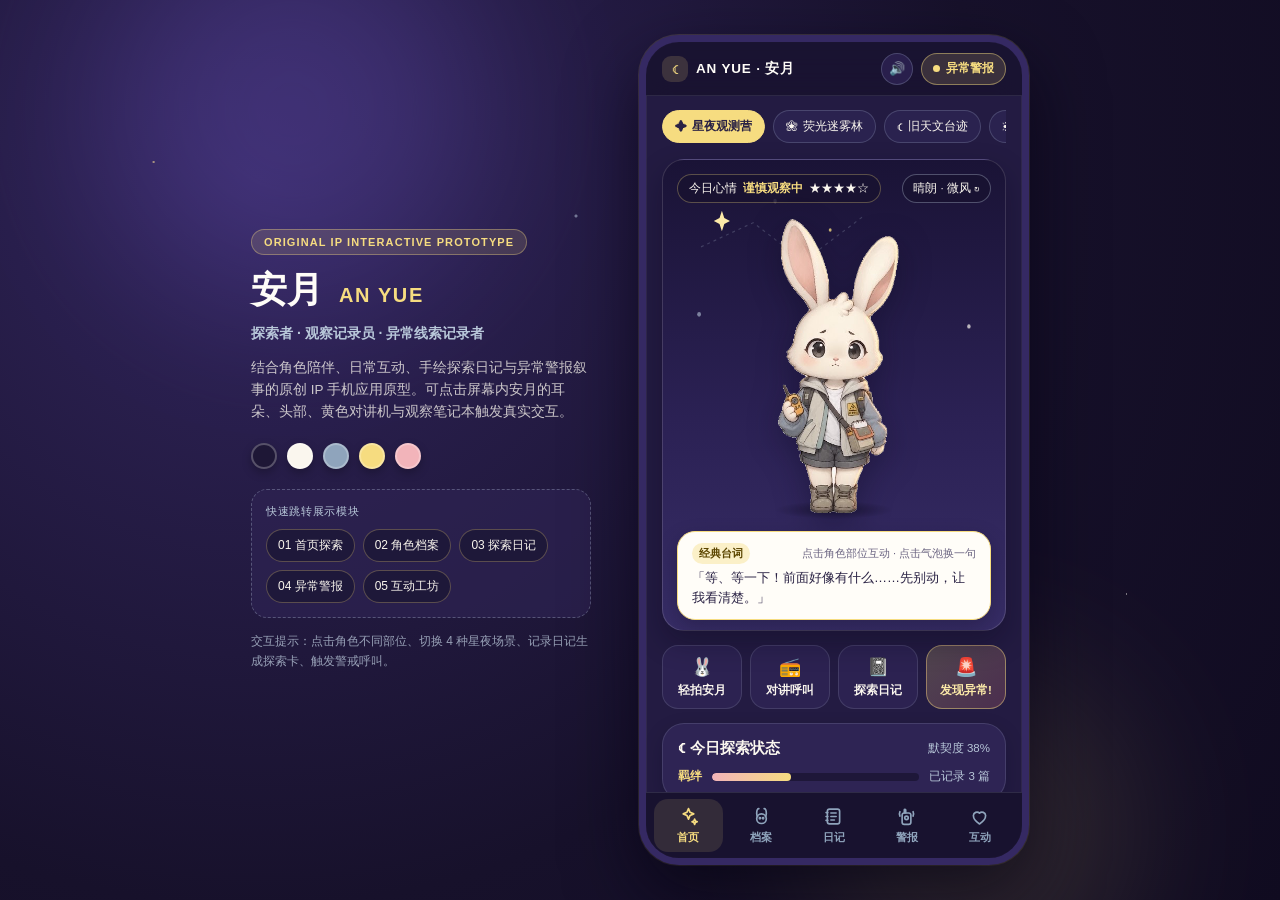
<file: apps/rabbit-app/index.html>
<!DOCTYPE html>
<html lang="zh-CN">
<head>
  <meta charset="UTF-8" />
  <meta name="viewport" content="width=device-width, initial-scale=1.0, maximum-scale=1.0, user-scalable=no, viewport-fit=cover" />
  <meta name="theme-color" content="#1A1432" />
  <meta name="apple-mobile-web-app-capable" content="yes" />
  <meta name="apple-mobile-web-app-status-bar-style" content="black-translucent" />
  <title>安月 AN YUE · 原创 IP 探索陪伴 APP</title>
  <link rel="stylesheet" href="css/styles.css" />
</head>
<body>
  <!-- Desktop Portfolio Backdrop & Controls (hidden automatically on mobile viewports) -->
  <div class="portfolio-backdrop" aria-hidden="true">
    <div class="backdrop-stars"></div>
    <div class="backdrop-glow glow-1"></div>
    <div class="backdrop-glow glow-2"></div>
  </div>

  <aside class="portfolio-sidebar" id="portfolioSidebar">
    <div class="portfolio-badge">ORIGINAL IP INTERACTIVE PROTOTYPE</div>
    <h1 class="portfolio-title">安月 <span>AN YUE</span></h1>
    <p class="portfolio-subtitle">探索者 · 观察记录员 · 异常线索记录者</p>
    <p class="portfolio-desc">
      结合角色陪伴、日常互动、手绘探索日记与异常警报叙事的原创 IP 手机应用原型。可点击屏幕内安月的耳朵、头部、黄色对讲机与观察笔记本触发真实交互。
    </p>
    <div class="portfolio-palette">
      <span class="swatch" style="--c:#1E1736" title="深紫色 #1E1736"></span>
      <span class="swatch" style="--c:#FAF6EE" title="奶油白 #FAF6EE"></span>
      <span class="swatch" style="--c:#8FA4BC" title="浅灰蓝 #8FA4BC"></span>
      <span class="swatch" style="--c:#F6DC80" title="淡黄色 #F6DC80"></span>
      <span class="swatch" style="--c:#F2B4BA" title="耳内粉 #F2B4BA"></span>
    </div>
    <div class="portfolio-quick-nav">
      <span class="quick-label">快速跳转展示模块</span>
      <div class="quick-btns">
        <button class="quick-chip" data-jump="home">01 首页探索</button>
        <button class="quick-chip" data-jump="character">02 角色档案</button>
        <button class="quick-chip" data-jump="diary">03 探索日记</button>
        <button class="quick-chip" data-jump="alert">04 异常警报</button>
        <button class="quick-chip" data-jump="interaction">05 互动工坊</button>
      </div>
    </div>
    <div class="portfolio-meta">
      <div>交互提示：点击角色不同部位、切换 4 种星夜场景、记录日记生成探索卡、触发警戒呼叫。</div>
    </div>
  </aside>

  <!-- Mobile App Viewport Shell -->
  <div class="phone-stage">
    <div class="phone-bezel" id="appShell">
      <!-- Phone Top Status Bar (iOS style aesthetic for mobile prototype) -->
      <header class="app-topbar">
        <div class="topbar-left">
          <span class="brand-moon">☾</span>
          <span class="brand-name">AN YUE · 安月</span>
        </div>
        <div class="topbar-right">
          <button class="icon-pill" id="soundToggleBtn" title="开关音效" aria-label="开关音效">
            <span id="soundIcon">🔊</span>
          </button>
          <button class="alert-mini-pill" id="quickAlertBtn" title="异常发现快捷按钮">
            <span class="pulse-dot"></span>
            <span>异常警报</span>
          </button>
        </div>
      </header>

      <!-- Main Scrollable / Interactive View Container -->
      <main class="app-main" id="appMain">
        <!-- Rendered dynamically by js/app.js -->
      </main>

      <!-- Bottom Tab Navigation -->
      <nav class="bottom-nav" aria-label="主导航">
        <button class="nav-item active" data-tab="home">
          <svg class="nav-svg" viewBox="0 0 24 24" fill="none" stroke="currentColor" stroke-width="1.9" stroke-linecap="round" stroke-linejoin="round">
            <path d="M12 3l1.8 4.2L18 9l-4.2 1.8L12 15l-1.8-4.2L6 9l4.2-1.8L12 3z"/>
            <path d="M19 15l.9 2.1L22 18l-2.1.9L19 21l-.9-2.1L16 18l2.1-.9L19 15z"/>
          </svg>
          <span>首页</span>
        </button>
        <button class="nav-item" data-tab="character">
          <svg class="nav-svg" viewBox="0 0 24 24" fill="none" stroke="currentColor" stroke-width="1.9" stroke-linecap="round" stroke-linejoin="round">
            <path d="M9 3c-1.5 0-2.5 2.5-2.5 5.5 0 1.4.4 2.6 1 3.5"/>
            <path d="M15 3c1.5 0 2.5 2.5 2.5 5.5 0 1.4-.4 2.6-1 3.5"/>
            <circle cx="12" cy="14.5" r="5.5"/>
            <circle cx="10.2" cy="14" r=".7" fill="currentColor"/>
            <circle cx="13.8" cy="14" r=".7" fill="currentColor"/>
          </svg>
          <span>档案</span>
        </button>
        <button class="nav-item" data-tab="diary">
          <svg class="nav-svg" viewBox="0 0 24 24" fill="none" stroke="currentColor" stroke-width="1.9" stroke-linecap="round" stroke-linejoin="round">
            <rect x="5" y="3.5" width="14" height="17" rx="2.5"/>
            <path d="M9 8h6M9 12h6M9 16h4"/>
            <path d="M3.5 7.5h2M3.5 12h2M3.5 16.5h2"/>
          </svg>
          <span>日记</span>
        </button>
        <button class="nav-item" data-tab="alert">
          <svg class="nav-svg" viewBox="0 0 24 24" fill="none" stroke="currentColor" stroke-width="1.9" stroke-linecap="round" stroke-linejoin="round">
            <rect x="7" y="8" width="10" height="13" rx="2.5"/>
            <path d="M9.5 8V4.5a.8.8 0 0 1 1.6 0V8"/>
            <circle cx="12" cy="13.5" r="2"/>
            <path d="M4.5 11.5a6 6 0 0 1 0-5M19.5 11.5a6 6 0 0 0 0-5"/>
          </svg>
          <span>警报</span>
        </button>
        <button class="nav-item" data-tab="interaction">
          <svg class="nav-svg" viewBox="0 0 24 24" fill="none" stroke="currentColor" stroke-width="1.9" stroke-linecap="round" stroke-linejoin="round">
            <path d="M12 20.5s-7-4.4-7-9.6A4.1 4.1 0 0 1 12 8.2a4.1 4.1 0 0 1 7 2.7c0 5.2-7 9.6-7 9.6z"/>
          </svg>
          <span>互动</span>
        </button>
      </nav>
    </div>
  </div>

  <!-- Modal Container for Exploration Record Card & Notebook Quick View -->
  <div class="modal-overlay hidden" id="modalOverlay" role="dialog" aria-modal="true">
    <div class="modal-sheet" id="modalContent"></div>
  </div>

  <!-- Floating Toast Feedback -->
  <div class="toast-banner hidden" id="toastBanner"></div>

  <script defer src="js/data.js"></script>
  <script defer src="js/audio.js"></script>
  <script defer src="js/app.js"></script>
</body>
</html>
</file>
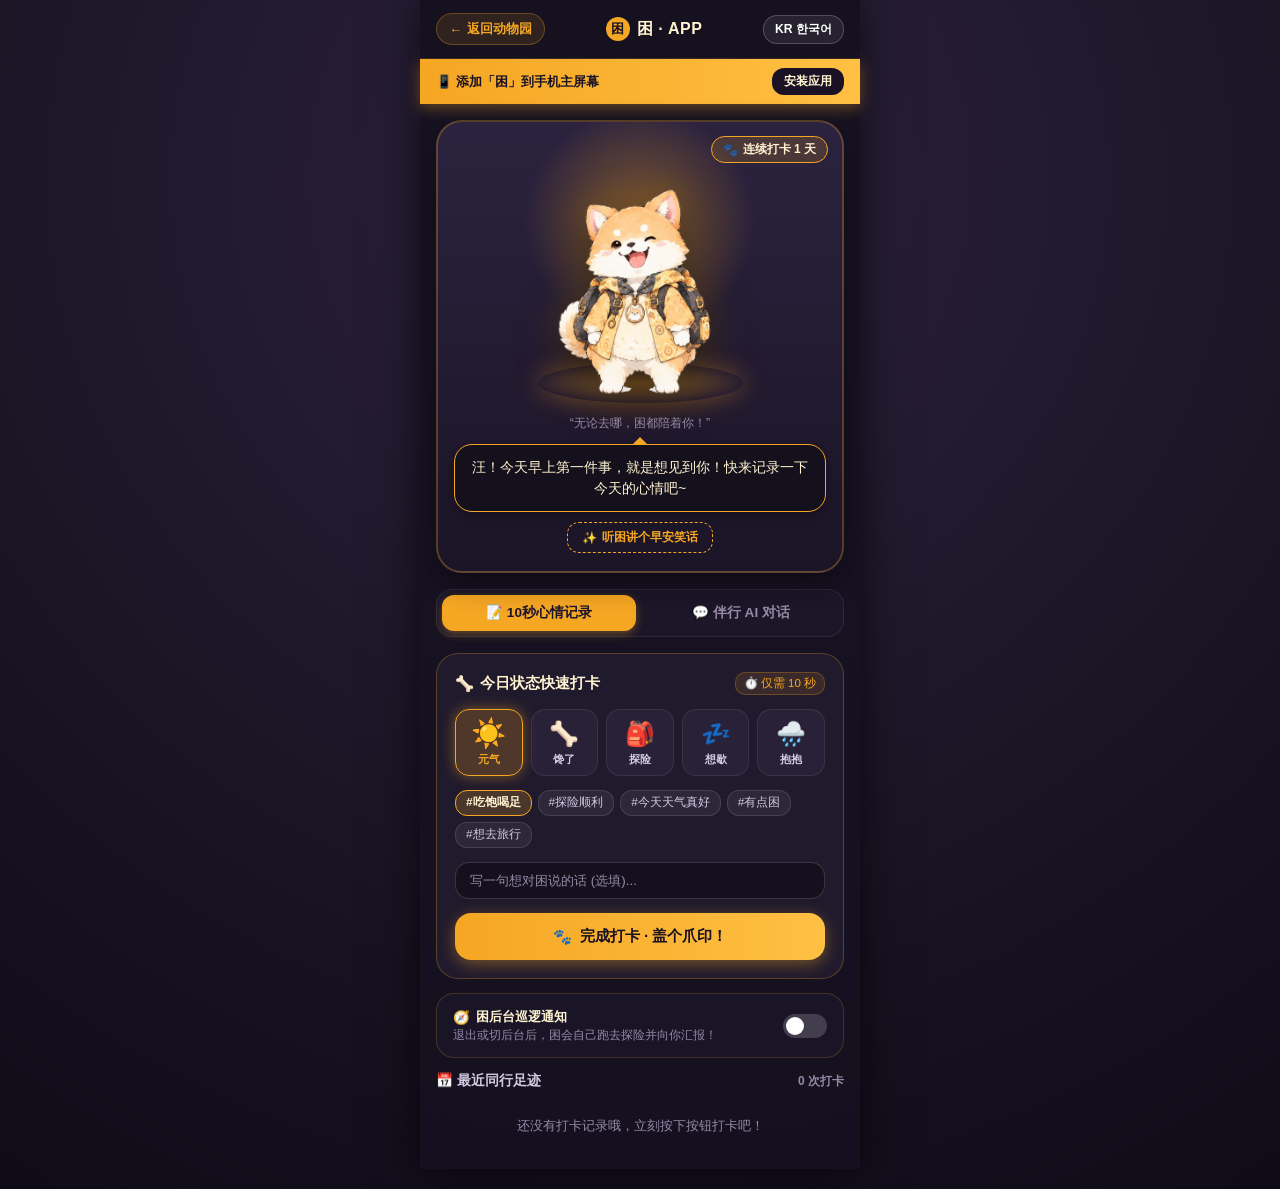
<file: zero-point-zoo/app-a/index.html>
<!DOCTYPE html>
<html lang="zh-CN">
<head>
  <meta charset="UTF-8" />
  <meta name="viewport" content="width=device-width, initial-scale=1.0, maximum-scale=1.0, user-scalable=no, viewport-fit=cover" />
  <title>困 · 每日陪伴打卡 | ZERO POINT ZOO</title>
  
  <!-- PWA Meta Tags -->
  <link rel="manifest" href="manifest.json" />
  <meta name="theme-color" content="#F5A623" />
  <meta name="apple-mobile-web-app-capable" content="yes" />
  <meta name="apple-mobile-web-app-status-bar-style" content="black-translucent" />
  <meta name="apple-mobile-web-app-title" content="困" />
  <link rel="apple-touch-icon" href="icons/apple-touch-icon.png" />
  <link rel="icon" type="image/png" sizes="192x192" href="icons/icon-192.png" />

  <style>
    :root {
      --bg-dark: #161220;
      --bg-card: rgba(35, 29, 48, 0.88);
      --bg-card-hover: rgba(48, 40, 66, 0.95);
      --kun-yellow: #F5A623;
      --kun-yellow-light: #FFC043;
      --kun-yellow-glow: rgba(245, 166, 35, 0.45);
      --kun-cream: #FFF3D1;
      --kun-brown: #8C5A32;
      --kun-red: #E05A47;
      --text-main: #FFFFFF;
      --text-sub: #D3C9E3;
      --text-muted: #958AA6;
      --border-card: rgba(245, 166, 35, 0.28);
      --safe-top: env(safe-area-inset-top, 0px);
      --safe-bottom: env(safe-area-inset-bottom, 0px);
    }

    * {
      box-sizing: border-box;
      margin: 0;
      padding: 0;
      -webkit-tap-highlight-color: transparent;
    }

    body {
      font-family: -apple-system, BlinkMacSystemFont, "Segoe UI", Roboto, "Helvetica Neue", "PingFang SC", "Hiragino Sans GB", "Noto Sans CJK SC", "Apple SD Gothic Neo", "Malgun Gothic", sans-serif;
      background: radial-gradient(circle at 50% 15%, #2D223E 0%, #171220 70%, #0F0B17 100%);
      color: var(--text-main);
      min-height: 100vh;
      display: flex;
      justify-content: center;
      padding-top: var(--safe-top);
      padding-bottom: calc(var(--safe-bottom) + 20px);
      overflow-x: hidden;
      user-select: none;
    }

    /* Mobile Container Frame */
    .app-viewport {
      width: 100%;
      max-width: 440px;
      min-height: 100vh;
      background: rgba(22, 18, 32, 0.88);
      backdrop-filter: blur(20px);
      -webkit-backdrop-filter: blur(20px);
      box-shadow: 0 0 45px rgba(0, 0, 0, 0.65);
      display: flex;
      flex-direction: column;
      position: relative;
    }

    /* Top Nav Bar */
    .app-header {
      padding: 13px 16px;
      display: flex;
      align-items: center;
      justify-content: space-between;
      border-bottom: 1px solid rgba(245, 166, 35, 0.15);
      position: sticky;
      top: 0;
      z-index: 100;
      background: rgba(22, 18, 32, 0.94);
      backdrop-filter: blur(14px);
    }

    .nav-back-btn {
      display: inline-flex;
      align-items: center;
      gap: 5px;
      color: var(--kun-yellow);
      text-decoration: none;
      font-size: 0.82rem;
      font-weight: 700;
      padding: 6px 12px;
      border-radius: 20px;
      background: rgba(245, 166, 35, 0.12);
      border: 1px solid rgba(245, 166, 35, 0.3);
      transition: all 0.2s;
    }
    .nav-back-btn:active {
      transform: scale(0.96);
      background: rgba(245, 166, 35, 0.25);
    }

    .app-logo {
      display: flex;
      align-items: center;
      gap: 7px;
      font-weight: 900;
      font-size: 1rem;
      color: var(--kun-cream);
      letter-spacing: 0.5px;
    }
    .app-logo-badge {
      width: 24px;
      height: 24px;
      border-radius: 50%;
      background: var(--kun-yellow);
      color: #1A1224;
      display: flex;
      align-items: center;
      justify-content: center;
      font-size: 0.8rem;
      font-weight: 900;
    }

    .lang-toggle-btn {
      background: rgba(255, 255, 255, 0.08);
      border: 1px solid rgba(255, 255, 255, 0.2);
      color: #FFF;
      font-size: 0.76rem;
      font-weight: 700;
      padding: 5px 11px;
      border-radius: 14px;
      cursor: pointer;
    }

    /* PWA Install Banner */
    .install-bar {
      display: none;
      background: linear-gradient(90deg, #F5A623, #FFC043);
      color: #1A1224;
      padding: 9px 16px;
      font-size: 0.82rem;
      font-weight: 800;
      display: flex;
      align-items: center;
      justify-content: space-between;
      box-shadow: 0 4px 14px rgba(245, 166, 35, 0.35);
    }
    .install-bar button {
      background: #1A1224;
      color: #FFF3D1;
      border: none;
      padding: 5px 12px;
      border-radius: 12px;
      font-size: 0.78rem;
      font-weight: 900;
      cursor: pointer;
    }

    /* Main Scrollable Content */
    .app-content {
      flex: 1;
      padding: 16px;
      display: flex;
      flex-direction: column;
      gap: 16px;
    }

    /* ================= 2D DYNAMIC CHARACTER STAGE ================= */
    .character-stage {
      background: linear-gradient(180deg, rgba(46, 36, 66, 0.92) 0%, rgba(28, 22, 40, 0.95) 100%);
      border: 2px solid var(--border-card);
      border-radius: 26px;
      padding: 26px 16px 18px;
      display: flex;
      flex-direction: column;
      align-items: center;
      position: relative;
      box-shadow: 0 10px 28px rgba(0, 0, 0, 0.4);
      overflow: hidden;
    }

    .stage-glow {
      position: absolute;
      top: -20px;
      width: 240px;
      height: 240px;
      background: radial-gradient(circle, var(--kun-yellow-glow) 0%, transparent 68%);
      pointer-events: none;
      z-index: 1;
    }

    .streak-badge {
      position: absolute;
      top: 14px;
      right: 14px;
      background: rgba(245, 166, 35, 0.16);
      border: 1px solid var(--kun-yellow);
      color: var(--kun-cream);
      font-size: 0.75rem;
      font-weight: 800;
      padding: 4px 11px;
      border-radius: 20px;
      display: flex;
      align-items: center;
      gap: 5px;
      z-index: 3;
    }

    /* 2D Dynamic Stage Container */
    .char-stage-2d {
      position: relative;
      display: flex;
      flex-direction: column;
      align-items: center;
      justify-content: flex-end;
      width: 100%;
      height: 255px;
      cursor: pointer;
      margin-top: 4px;
      margin-bottom: 2px;
      z-index: 2;
    }

    /* Glowing Magical Pedestal */
    .char-platform {
      position: absolute;
      bottom: 4px;
      width: 205px;
      height: 40px;
      background: radial-gradient(ellipse at center, rgba(245, 166, 35, 0.48) 0%, rgba(245, 166, 35, 0.14) 55%, transparent 75%);
      border-radius: 50%;
      box-shadow: 0 0 26px rgba(245, 166, 35, 0.4);
      animation: platformPulse 3.5s ease-in-out infinite alternate;
      z-index: 1;
    }
    @keyframes platformPulse {
      0% { transform: scale(0.94); opacity: 0.7; }
      100% { transform: scale(1.06); opacity: 1; box-shadow: 0 0 32px rgba(245, 166, 35, 0.55); }
    }

    /* Living 2D Character Figure */
    .char-figure-wrap {
      position: relative;
      z-index: 2;
      transform-origin: bottom center;
      animation: idleLiving 3.2s ease-in-out infinite;
      transition: transform 0.25s cubic-bezier(0.34, 1.56, 0.64, 1);
    }
    .char-stage-2d:active .char-figure-wrap {
      transform: scale(0.92) translateY(5px);
    }

    .char-figure-img {
      height: 225px;
      width: auto;
      max-width: 255px;
      object-fit: contain;
      filter: drop-shadow(0 10px 20px rgba(0, 0, 0, 0.6)) drop-shadow(0 0 14px rgba(245, 166, 35, 0.25));
      transition: transform 0.25s, opacity 0.2s;
      user-select: none;
      -webkit-user-drag: none;
    }

    /* 2D Character Animation States */
    @keyframes idleLiving {
      0% { transform: translateY(0px) scale(1, 1); }
      50% { transform: translateY(-7px) scale(0.985, 1.025); }
      100% { transform: translateY(0px) scale(1, 1); }
    }

    .char-figure-wrap.cheer {
      animation: charBounceCheer 0.75s ease-in-out !important;
    }
    @keyframes charBounceCheer {
      0% { transform: translateY(0) scale(1, 1); }
      30% { transform: translateY(-18px) scale(1.05, 0.95) rotate(-3deg); }
      60% { transform: translateY(-7px) scale(0.97, 1.03) rotate(3deg); }
      100% { transform: translateY(0) scale(1, 1); }
    }

    .char-figure-wrap.waggle {
      animation: charWaggle 0.65s ease-in-out !important;
    }
    @keyframes charWaggle {
      0% { transform: rotate(0deg); }
      25% { transform: rotate(-7deg) scale(1.03); }
      50% { transform: rotate(7deg) scale(1.03); }
      75% { transform: rotate(-4deg); }
      100% { transform: rotate(0deg); }
    }

    .char-tagline {
      margin-top: 6px;
      font-size: 0.78rem;
      color: var(--text-muted);
      z-index: 2;
    }

    /* Speech Bubble */
    .speech-bubble {
      margin-top: 12px;
      background: rgba(20, 16, 28, 0.95);
      border: 1.5px solid var(--kun-yellow);
      border-radius: 18px;
      padding: 12px 16px;
      color: var(--kun-cream);
      font-size: 0.88rem;
      line-height: 1.5;
      text-align: center;
      position: relative;
      width: 100%;
      z-index: 2;
      box-shadow: 0 4px 14px rgba(0,0,0,0.3);
      min-height: 52px;
      display: flex;
      align-items: center;
      justify-content: center;
    }
    .speech-bubble::before {
      content: '';
      position: absolute;
      top: -8px;
      left: 50%;
      transform: translateX(-50%);
      border-width: 0 8px 8px 8px;
      border-style: solid;
      border-color: transparent transparent var(--kun-yellow) transparent;
    }

    .joke-quick-btn {
      margin-top: 10px;
      background: transparent;
      border: 1px dashed var(--kun-yellow);
      color: var(--kun-yellow);
      font-size: 0.76rem;
      font-weight: 700;
      padding: 6px 14px;
      border-radius: 12px;
      cursor: pointer;
      display: inline-flex;
      align-items: center;
      gap: 5px;
      z-index: 2;
      transition: all 0.2s;
    }
    .joke-quick-btn:active {
      background: rgba(245, 166, 35, 0.15);
      transform: scale(0.97);
    }

    /* Section Navigation Tabs */
    .app-tabs {
      display: grid;
      grid-template-columns: 1fr 1fr;
      gap: 8px;
      background: rgba(30, 24, 43, 0.8);
      padding: 5px;
      border-radius: 16px;
      border: 1px solid rgba(255, 255, 255, 0.08);
    }
    .tab-btn {
      padding: 9px 0;
      text-align: center;
      background: transparent;
      border: none;
      color: var(--text-muted);
      font-size: 0.85rem;
      font-weight: 800;
      border-radius: 12px;
      cursor: pointer;
      transition: all 0.2s;
    }
    .tab-btn.active {
      background: var(--kun-yellow);
      color: #1E162B;
      box-shadow: 0 3px 10px rgba(245, 166, 35, 0.35);
    }

    /* TAB 1: 10-Second Mood Record Card */
    .record-card {
      background: var(--bg-card);
      border: 1.5px solid var(--border-card);
      border-radius: 22px;
      padding: 18px;
      display: flex;
      flex-direction: column;
      gap: 14px;
    }

    .card-title-row {
      display: flex;
      align-items: center;
      justify-content: space-between;
    }
    .card-title-row h3 {
      font-size: 0.96rem;
      font-weight: 900;
      color: var(--kun-cream);
      display: flex;
      align-items: center;
      gap: 6px;
    }
    .card-title-badge {
      font-size: 0.72rem;
      color: var(--kun-yellow);
      background: rgba(245, 166, 35, 0.12);
      padding: 3px 8px;
      border-radius: 10px;
      border: 1px solid rgba(245, 166, 35, 0.25);
    }

    /* 5 Mood Selectors */
    .mood-grid {
      display: grid;
      grid-template-columns: repeat(5, 1fr);
      gap: 8px;
    }
    .mood-btn {
      background: rgba(45, 37, 62, 0.7);
      border: 1.5px solid rgba(255, 255, 255, 0.08);
      border-radius: 14px;
      padding: 10px 4px 8px;
      display: flex;
      flex-direction: column;
      align-items: center;
      gap: 5px;
      cursor: pointer;
      transition: all 0.2s cubic-bezier(0.34, 1.56, 0.64, 1);
    }
    .mood-btn .mood-emoji {
      font-size: 1.5rem;
      transition: transform 0.2s;
    }
    .mood-btn .mood-lbl {
      font-size: 0.68rem;
      font-weight: 700;
      color: var(--text-sub);
    }
    .mood-btn:active {
      transform: scale(0.92);
    }
    .mood-btn.active {
      background: rgba(245, 166, 35, 0.22);
      border-color: var(--kun-yellow);
      box-shadow: 0 0 14px var(--kun-yellow-glow);
    }
    .mood-btn.active .mood-emoji {
      transform: scale(1.18);
    }
    .mood-btn.active .mood-lbl {
      color: var(--kun-yellow);
    }

    /* Tag Chips */
    .chips-row {
      display: flex;
      flex-wrap: wrap;
      gap: 6px;
    }
    .chip {
      background: rgba(255, 255, 255, 0.06);
      border: 1px solid rgba(255, 255, 255, 0.12);
      color: var(--text-sub);
      font-size: 0.74rem;
      padding: 4px 10px;
      border-radius: 12px;
      cursor: pointer;
      transition: all 0.15s;
    }
    .chip.selected {
      background: rgba(245, 166, 35, 0.2);
      border-color: var(--kun-yellow);
      color: var(--kun-cream);
      font-weight: 700;
    }

    /* Quick Note Input */
    .note-input {
      width: 100%;
      background: rgba(20, 16, 28, 0.85);
      border: 1px solid rgba(255, 255, 255, 0.15);
      border-radius: 14px;
      padding: 10px 14px;
      color: #FFF;
      font-size: 0.84rem;
      outline: none;
      transition: border 0.2s;
    }
    .note-input:focus {
      border-color: var(--kun-yellow);
    }
    .note-input::placeholder {
      color: var(--text-muted);
    }

    /* Submit Button */
    .submit-record-btn {
      width: 100%;
      padding: 13px;
      background: linear-gradient(90deg, #F5A623 0%, #FFC043 100%);
      color: #171120;
      border: none;
      border-radius: 16px;
      font-size: 0.95rem;
      font-weight: 900;
      cursor: pointer;
      display: flex;
      align-items: center;
      justify-content: center;
      gap: 8px;
      box-shadow: 0 4px 16px rgba(245, 166, 35, 0.4);
      transition: all 0.2s;
    }
    .submit-record-btn:active {
      transform: scale(0.98);
      filter: brightness(1.1);
    }

    /* Background Notification & Patrol Toggle Card */
    .patrol-card {
      background: rgba(30, 24, 43, 0.7);
      border: 1px solid rgba(245, 166, 35, 0.2);
      border-radius: 18px;
      padding: 14px 16px;
      display: flex;
      align-items: center;
      justify-content: space-between;
    }
    .patrol-info {
      display: flex;
      flex-direction: column;
      gap: 2px;
    }
    .patrol-info h4 {
      font-size: 0.84rem;
      color: var(--kun-cream);
      display: flex;
      align-items: center;
      gap: 6px;
    }
    .patrol-info small {
      font-size: 0.72rem;
      color: var(--text-muted);
    }
    .toggle-switch {
      position: relative;
      display: inline-block;
      width: 44px;
      height: 24px;
    }
    .toggle-switch input {
      opacity: 0;
      width: 0;
      height: 0;
    }
    .toggle-slider {
      position: absolute;
      cursor: pointer;
      top: 0; left: 0; right: 0; bottom: 0;
      background-color: rgba(255, 255, 255, 0.18);
      transition: .3s;
      border-radius: 24px;
    }
    .toggle-slider:before {
      position: absolute;
      content: "";
      height: 18px;
      width: 18px;
      left: 3px;
      bottom: 3px;
      background-color: white;
      transition: .3s;
      border-radius: 50%;
    }
    input:checked + .toggle-slider {
      background-color: var(--kun-yellow);
    }
    input:checked + .toggle-slider:before {
      transform: translateX(20px);
    }

    /* History Timeline */
    .history-section {
      display: flex;
      flex-direction: column;
      gap: 10px;
    }
    .history-header {
      font-size: 0.85rem;
      font-weight: 800;
      color: var(--text-sub);
      display: flex;
      align-items: center;
      justify-content: space-between;
    }
    .history-list {
      display: flex;
      flex-direction: column;
      gap: 10px;
    }
    .history-item {
      background: rgba(32, 26, 46, 0.85);
      border: 1px solid rgba(255, 255, 255, 0.08);
      border-radius: 14px;
      padding: 12px 14px;
      display: flex;
      align-items: center;
      justify-content: space-between;
      animation: fadeIn 0.3s ease;
    }
    .history-item-left {
      display: flex;
      align-items: center;
      gap: 12px;
    }
    .history-emoji {
      font-size: 1.6rem;
    }
    .history-texts {
      display: flex;
      flex-direction: column;
      gap: 2px;
    }
    .history-mood-name {
      font-size: 0.84rem;
      font-weight: 800;
      color: var(--kun-cream);
    }
    .history-note {
      font-size: 0.74rem;
      color: var(--text-muted);
    }
    .history-time {
      font-size: 0.7rem;
      color: var(--kun-yellow);
      font-weight: 700;
    }

    /* TAB 2: Simple Local AI Chat Interface */
    .chat-card {
      background: var(--bg-card);
      border: 1.5px solid var(--border-card);
      border-radius: 22px;
      padding: 16px;
      display: flex;
      flex-direction: column;
      height: 480px;
    }
    .chat-messages {
      flex: 1;
      overflow-y: auto;
      display: flex;
      flex-direction: column;
      gap: 12px;
      padding-right: 4px;
      margin-bottom: 12px;
    }
    .chat-bubble {
      max-width: 82%;
      padding: 10px 14px;
      border-radius: 16px;
      font-size: 0.85rem;
      line-height: 1.45;
      animation: fadeIn 0.2s ease;
    }
    .chat-bubble.kun {
      align-self: flex-start;
      background: rgba(50, 40, 70, 0.9);
      border: 1px solid rgba(245, 166, 35, 0.35);
      color: var(--kun-cream);
      border-bottom-left-radius: 4px;
    }
    .chat-bubble.user {
      align-self: flex-end;
      background: var(--kun-yellow);
      color: #171120;
      font-weight: 600;
      border-bottom-right-radius: 4px;
    }

    .quick-chips-grid {
      display: flex;
      gap: 6px;
      overflow-x: auto;
      padding-bottom: 8px;
      margin-bottom: 8px;
    }
    .quick-chips-grid button {
      white-space: nowrap;
      background: rgba(255, 255, 255, 0.08);
      border: 1px solid rgba(255, 255, 255, 0.15);
      color: var(--kun-cream);
      font-size: 0.74rem;
      padding: 5px 10px;
      border-radius: 12px;
      cursor: pointer;
    }

    .chat-input-row {
      display: flex;
      gap: 8px;
    }
    .chat-input {
      flex: 1;
      background: rgba(20, 16, 28, 0.85);
      border: 1px solid rgba(255, 255, 255, 0.15);
      border-radius: 14px;
      padding: 10px 14px;
      color: #FFF;
      font-size: 0.84rem;
      outline: none;
    }
    .chat-send-btn {
      background: var(--kun-yellow);
      border: none;
      color: #171120;
      font-weight: 900;
      font-size: 0.86rem;
      padding: 0 16px;
      border-radius: 14px;
      cursor: pointer;
    }

    /* Modal / Popups */
    .modal-overlay {
      position: fixed;
      top: 0; left: 0; right: 0; bottom: 0;
      background: rgba(10, 8, 16, 0.82);
      backdrop-filter: blur(8px);
      z-index: 1000;
      display: none;
      align-items: center;
      justify-content: center;
      padding: 20px;
    }
    .modal-box {
      width: 100%;
      max-width: 380px;
      background: linear-gradient(180deg, #2A2038 0%, #1B1527 100%);
      border: 2px solid var(--kun-yellow);
      border-radius: 24px;
      padding: 22px 20px;
      text-align: center;
      box-shadow: 0 10px 30px rgba(0, 0, 0, 0.7);
      animation: popIn 0.3s cubic-bezier(0.34, 1.56, 0.64, 1);
    }
    .modal-icon {
      font-size: 3rem;
      margin-bottom: 8px;
    }
    .modal-title {
      font-size: 1.15rem;
      font-weight: 900;
      color: var(--kun-yellow);
      margin-bottom: 8px;
    }
    .modal-desc {
      font-size: 0.88rem;
      color: var(--kun-cream);
      line-height: 1.55;
      margin-bottom: 18px;
      background: rgba(15, 11, 22, 0.6);
      padding: 14px;
      border-radius: 16px;
      border: 1px solid rgba(245, 166, 35, 0.2);
    }
    .modal-btn-row {
      display: flex;
      gap: 10px;
    }
    .modal-btn {
      flex: 1;
      padding: 11px;
      border-radius: 14px;
      font-size: 0.88rem;
      font-weight: 800;
      cursor: pointer;
      border: none;
    }
    .modal-btn.primary {
      background: var(--kun-yellow);
      color: #171120;
    }
    .modal-btn.secondary {
      background: rgba(255, 255, 255, 0.1);
      color: #FFF;
    }

    /* Floating Heart / Paw Animation */
    .floating-fx {
      position: absolute;
      font-size: 1.5rem;
      pointer-events: none;
      animation: floatUp 1s ease-out forwards;
      z-index: 99;
    }
    @keyframes floatUp {
      0% { opacity: 1; transform: translate(0, 0) scale(0.6); }
      100% { opacity: 0; transform: translate(var(--tx, 0px), -80px) scale(1.4); }
    }
    @keyframes popIn {
      0% { opacity: 0; transform: scale(0.85); }
      100% { opacity: 1; transform: scale(1); }
    }
    @keyframes fadeIn {
      0% { opacity: 0; transform: translateY(6px); }
      100% { opacity: 1; transform: translateY(0); }
    }
  </style>
</head>
<body>

  <div class="app-viewport">
    <!-- Top Navigation Header -->
    <header class="app-header">
      <a href="../#kun" class="nav-back-btn">
        <span>←</span>
        <span data-zh>返回动物园</span>
        <span data-ko style="display:none;">동물원으로</span>
      </a>

      <div class="app-logo">
        <span class="app-logo-badge">困</span>
        <span data-zh>困 · APP</span>
        <span data-ko style="display:none;">곤 · APP</span>
      </div>

      <button type="button" class="lang-toggle-btn" onclick="toggleAppLang()">
        <span id="lang-indicator">KR 한국어</span>
      </button>
    </header>

    <!-- PWA Install Banner -->
    <div id="install-bar" class="install-bar">
      <div>
        <span data-zh>📱 添加「困」到手机主屏幕</span>
        <span data-ko style="display:none;">📱 「곤」 홈 화면에 추가</span>
      </div>
      <button type="button" onclick="triggerPWAInstall()">
        <span data-zh>安装应用</span>
        <span data-ko style="display:none;">설치하기</span>
      </button>
    </div>

    <!-- Main Content Area -->
    <main class="app-content">

      <!-- ================= 2D DYNAMIC CHARACTER STAGE ================= -->
      <section class="character-stage">
        <div class="stage-glow"></div>
        
        <div class="streak-badge" id="streak-badge">
          <span>🐾</span>
          <span id="streak-text" data-zh>连续打卡 1 天</span>
          <span id="streak-text-ko" data-ko style="display:none;">연속 체크인 1일</span>
        </div>

        <!-- 2D Character Figure on Glowing Pedestal -->
        <div class="char-stage-2d" onclick="handleKunClick()" title="点击与困互动！">
          <div class="char-platform"></div>
          <div class="char-figure-wrap" id="char-figure-wrap">
            <img src="assets/kun_character_new.png" onerror="this.onerror=null;this.src='../assets/kun_character_new.png';" alt="困 2D 角色" class="char-figure-img" id="char-figure-img" />
          </div>
        </div>

        <div class="char-tagline">
          <span data-zh>“无论去哪，困都陪着你！”</span>
          <span data-ko style="display:none;">“어디든, 곤이 함께할게!”</span>
        </div>

        <div class="speech-bubble" id="kun-speech">
          <span id="speech-content">汪！今天早上第一件事，就是想见到你！快来记录一下今天的心情吧~</span>
        </div>

        <button type="button" class="joke-quick-btn" onclick="tellDailyJoke(true)">
          <span>✨</span>
          <span data-zh>听困讲个早安笑话</span>
          <span data-ko style="display:none;">곤의 모닝 유머 듣기</span>
        </button>
      </section>

      <!-- App Tabs Navigation -->
      <div class="app-tabs">
        <button type="button" class="tab-btn active" id="tab-btn-record" onclick="switchAppTab('record')">
          <span data-zh>📝 10秒心情记录</span>
          <span data-ko style="display:none;">📝 10초 무드 기록</span>
        </button>
        <button type="button" class="tab-btn" id="tab-btn-chat" onclick="switchAppTab('chat')">
          <span data-zh>💬 伴行 AI 对话</span>
          <span data-ko style="display:none;">💬 동행 AI 대화</span>
        </button>
      </div>

      <!-- VIEW 1: 10-Second Record View -->
      <div id="view-record" style="display: flex; flex-direction: column; gap: 14px;">
        <section class="record-card">
          <div class="card-title-row">
            <h3>
              <span>🦴</span>
              <span data-zh>今日状态快速打卡</span>
              <span data-ko style="display:none;">오늘 상태 빠른 체크인</span>
            </h3>
            <span class="card-title-badge" data-zh>⏱️ 仅需 10 秒</span>
            <span class="card-title-badge" data-ko style="display:none;">⏱️ 10초 컷</span>
          </div>

          <!-- 5 Mood Selectors -->
          <div class="mood-grid">
            <div class="mood-btn active" onclick="selectMood(0, '☀️', '元气满格', '에너지 100%')">
              <span class="mood-emoji">☀️</span>
              <span class="mood-lbl" data-zh>元气</span>
              <span class="mood-lbl" data-ko style="display:none;">에너지</span>
            </div>
            <div class="mood-btn" onclick="selectMood(1, '🦴', '想吃零食', '간식 땡김')">
              <span class="mood-emoji">🦴</span>
              <span class="mood-lbl" data-zh>馋了</span>
              <span class="mood-lbl" data-ko style="display:none;">간식</span>
            </div>
            <div class="mood-btn" onclick="selectMood(2, '🎒', '渴望探险', '모험 떠나기')">
              <span class="mood-emoji">🎒</span>
              <span class="mood-lbl" data-zh>探险</span>
              <span class="mood-lbl" data-ko style="display:none;">모험</span>
            </div>
            <div class="mood-btn" onclick="selectMood(3, '💤', '有点累了', '지치고 졸림')">
              <span class="mood-emoji">💤</span>
              <span class="mood-lbl" data-zh>想歇</span>
              <span class="mood-lbl" data-ko style="display:none;">휴식</span>
            </div>
            <div class="mood-btn" onclick="selectMood(4, '🌧️', '需要抱抱', '위로 필요해')">
              <span class="mood-emoji">🌧️</span>
              <span class="mood-lbl" data-zh>抱抱</span>
              <span class="mood-lbl" data-ko style="display:none;">위로</span>
            </div>
          </div>

          <!-- Tag Chips -->
          <div class="chips-row">
            <span class="chip selected" onclick="toggleChip(this)">#吃饱喝足</span>
            <span class="chip" onclick="toggleChip(this)">#探险顺利</span>
            <span class="chip" onclick="toggleChip(this)">#今天天气真好</span>
            <span class="chip" onclick="toggleChip(this)">#有点困</span>
            <span class="chip" onclick="toggleChip(this)">#想去旅行</span>
          </div>

          <!-- Optional Quick Note -->
          <input type="text" id="record-note" class="note-input" placeholder="写一句想对困说的话 (选填)..." />

          <!-- Submit Button -->
          <button type="button" class="submit-record-btn" onclick="submitRecord()">
            <span>🐾</span>
            <span data-zh>完成打卡 · 盖个爪印！</span>
            <span data-ko style="display:none;">체크인 완료 · 발도장 쾅!</span>
          </button>
        </section>

        <!-- Background Patrol & Notification Toggle Card -->
        <section class="patrol-card">
          <div class="patrol-info">
            <h4>
              <span>🧭</span>
              <span data-zh>困后台巡逻通知</span>
              <span data-ko style="display:none;">곤 백그라운드 순찰 알림</span>
            </h4>
            <small data-zh>退出或切后台后，困会自己跑去探险并向你汇报！</small>
            <small data-ko style="display:none;">앱을 나가도 곤이 혼자 모험을 떠나 알림을 보내요!</small>
          </div>
          <label class="toggle-switch">
            <input type="checkbox" id="patrol-toggle" onchange="togglePatrol(this.checked)" />
            <span class="toggle-slider"></span>
          </label>
        </section>

        <!-- History Timeline -->
        <section class="history-section">
          <div class="history-header">
            <span data-zh>📅 最近同行足迹</span>
            <span data-ko style="display:none;">📅 최근 동행 발자국</span>
            <span style="font-size:0.75rem; color:var(--text-muted);" id="history-count">0 次打卡</span>
          </div>
          <div class="history-list" id="history-list">
            <!-- Dynamic History Cards injected here -->
          </div>
        </section>
      </div>

      <!-- VIEW 2: AI Companion Chat View -->
      <div id="view-chat" style="display: none;">
        <section class="chat-card">
          <div class="chat-messages" id="chat-messages">
            <div class="chat-bubble kun">
              汪！我是你的探险伙伴困！背包里已经装满了骨头饼干，想聊点什么？可以问我九尾的八卦、打包秘诀，或者让我给你讲个笑话！🦴
            </div>
          </div>

          <!-- Quick Chips -->
          <div class="quick-chips-grid">
            <button type="button" onclick="sendQuickMessage('给你讲个笑话吧')">🐶 讲个笑话</button>
            <button type="button" onclick="sendQuickMessage('背包里装了什么好吃的？')">🍖 背包食物</button>
            <button type="button" onclick="sendQuickMessage('九尾今天在干嘛？')">🦊 九尾八卦</button>
            <button type="button" onclick="sendQuickMessage('今天好累，需要安慰')">🌧️ 摸摸求安慰</button>
            <button type="button" onclick="sendQuickMessage('背包怎么打包才不累？')">🎒 打包秘诀</button>
          </div>

          <div class="chat-input-row">
            <input type="text" id="chat-input" class="chat-input" placeholder="跟困说点什么..." onkeydown="if(event.key==='Enter') sendChatMessage()" />
            <button type="button" class="chat-send-btn" onclick="sendChatMessage()">
              <span data-zh>发送</span>
              <span data-ko style="display:none;">전송</span>
            </button>
          </div>
        </section>
      </div>

    </main>

    <!-- Daily Joke / Morning Greeting Modal -->
    <div class="modal-overlay" id="joke-modal">
      <div class="modal-box">
        <div class="modal-icon">🌅</div>
        <div class="modal-title" id="joke-modal-title">困的今日开门早安笑话！</div>
        <div class="modal-desc" id="joke-modal-content">
          加载中...
        </div>
        <div class="modal-btn-row">
          <button type="button" class="modal-btn secondary" onclick="tellDailyJoke(false)">
            <span>🔄</span>
            <span data-zh>再讲一个</span>
            <span data-ko style="display:none;">하나 더!</span>
          </button>
          <button type="button" class="modal-btn primary" onclick="closeJokeModal()">
            <span>🐾</span>
            <span data-zh>出发！</span>
            <span data-ko style="display:none;">출발!</span>
          </button>
        </div>
      </div>
    </div>

    <!-- Background Adventure Return Report Modal -->
    <div class="modal-overlay" id="adventure-modal">
      <div class="modal-box">
        <div class="modal-icon">🎒</div>
        <div class="modal-title" data-zh>🐾 困的秘密后台探险日记！</div>
        <div class="modal-title" data-ko style="display:none;">🐾 곤의 비밀 모험 일지!</div>
        <div class="modal-desc" id="adventure-report-content">
          在你离开的这段时间里，困也没闲着哦...
        </div>
        <div class="modal-btn-row">
          <button type="button" class="modal-btn primary" style="width:100%;" onclick="closeAdventureModal()">
            <span data-zh>抱抱困，辛苦啦！</span>
            <span data-ko style="display:none;">수고했어 곤! 꼬옥 안아주기</span>
          </button>
        </div>
      </div>
    </div>

  </div>

  <script>
    /* ================= APP STATE & DATA ================= */
    let currentLang = 'zh'; // 'zh' or 'ko'
    let currentMood = { emoji: '☀️', nameZh: '元气满格', nameKo: '에너지 100%' };
    let deferredPrompt = null;
    let patrolEnabled = false;
    let leaveTimestamp = null;

    // Rich Joke Pool (20+ cute bilingual travel & Shiba jokes for Kun)
    const JOKES_POOL = [
      {
        zh: "你知道为什么困的背包总是这么鼓吗？因为里面装了 99% 的骨头饼干，和 1% 装骨头饼干的袋子！汪！",
        ko: "곤의 배낭이 왜 항상 빵빵한지 알아? 뼈다귀 간식이 99%, 간식 봉지가 1% 들어있거든! 멍!"
      },
      {
        zh: "今天早上九尾问我：‘困，世界上最难走的路是什么路？’ 我说：‘去没有烤红薯摊的探险路！’ 九尾无语了整整三分钟~",
        ko: "오늘 아침 구미호가 물었어. ‘곤아, 세상에서 제일 험한 길이 뭔지 알아?’ 내가 말했지. ‘군고구마 포장마차가 없는 모험길!’ 구미호가 3분 동안 멍때리더라구~"
      },
      {
        zh: "刚才我试着像猫咪七宝那样踩奶，结果把睡垫踩出了一个狗窝形的大坑……千万别告诉他！",
        ko: "방금 고양이 칠보처럼 꾹꾹이를 해봤는데, 방석에 커다란 강아지 발자국 구멍을 내버렸어…… 절대 비밀이야!"
      },
      {
        zh: "出门前我发誓只带生活必需品，结果背包拉链一拉开：磨牙棒、肉脯、牛肉粒、小鱼干……这全都是生存必需品啊！",
        ko: "집 나설 땐 생필품만 챙기겠다고 맹세했는데, 배낭을 열어보니: 개껌, 육포, 소고기 큐브, 건포…… 전부 생존 필수품이잖아!"
      },
      {
        zh: "如果今天感到疲倦，那就深吸一口气——闻到没有？这是大自然里烤香肠的味道！（其实是我背包里的肉干漏油了）",
        ko: "오늘 피곤하다면 깊게 숨을 들이쉬어 봐——냄새 나지? 자연 속 소시지 구이 냄새야! (사실 배낭 속 육포 기름이 샌 거야)"
      },
      {
        zh: "为什么困总是笑眯眯的？因为只要一直微笑，大家就会忍不住掏出零食投喂！这是困独创的‘零食引力波’！",
        ko: "곤이 왜 항상 싱글벙글 웃는지 알아? 계속 웃고 있으면 사람들이 간식을 주거든! 이건 곤이 개발한 ‘간식 유인 작전’이야!"
      },
      {
        zh: "黑羽乌鸦跟我说指南针最重要，但我发现：只要跟着香味走，永远不会迷路！",
        ko: "까마귀 흑우가 나침반이 제일 중요하다고 했지만, 맛있는 냄새를 따라가면 길을 잃을 일이 전혀 없어!"
      },
      {
        zh: "今天重物放中上部贴背，困健步如飞！路过的松鼠问我：‘你今天怎么跑这么快？’ 我说：‘因为前面十米有肉干！’",
        ko: "무거운 짐을 등 쪽에 붙였더니 곤이 번개처럼 달려! 다람쥐가 물었어. ‘오늘 왜 이리 빨라?’ 내가 답했지. ‘10m 앞에 고기가 있거든!’"
      },
      {
        zh: "有只蝴蝶停在困鼻子上，我打了个大喷嚏，结果背包里的指南针飞到了树顶……嘘，不要被队长发现！",
        ko: "나비가 곤 코에 앉아서 재채기를 크게 했더니 배낭 나침반이 나무 위로 날아갔어…… 쉿, 대장한테 이르면 안 돼!"
      },
      {
        zh: "只要心中有饭，哪里都是阳光营地！今天也跟困一起大口吃饭、快乐前行吧！",
        ko: "마음속에 밥만 있다면 어디든 햇살 캠프야! 오늘도 곤과 함께 든든하게 먹고 신나게 달려보자!"
      }
    ];

    // Background Random Adventure Logs
    const ADVENTURE_LOGS = [
      {
        zh: "在你离开的这几分钟里，困背着大背包在零点树林里巡逻了 3 圈，追了一只金色蝴蝶，还在古树下偷偷藏了半根肉骨头！",
        ko: "당신이 자리를 비운 사이, 곤은 큰 배낭을 메고 숲을 3바퀴 순찰하고 황금 나비를 쫓다가 고목 아래에 뼈다귀를 숨겨뒀어요!"
      },
      {
        zh: "刚才困去九尾的营地探查敌情，趁他不注意顺走了一块刚出炉的烤土豆，尾巴摇得停不下来！",
        ko: "방금 곤이 구미호의 캠프를 정찰하다가 갓 구운 감자를 득템했어요! 꼬리를 헬리콥터처럼 흔들고 있답니다!"
      },
      {
        zh: "困在背包里清点了一下资产：一共 28 块骨头饼干、1 个生锈但还能转的指南针，以及一整袋想分给你的好心情！",
        ko: "곤이 배낭 속 재산을 점검했어요: 뼈다귀 간식 28개, 낡았지만 잘 도는 나침반 1개, 그리고 당신에게 줄 행복 한 봉지!"
      },
      {
        zh: "困在草地上打了个滚，伸了个超长的大懒腰，还趴在营地门槛上一直盯着小路，一听到你的脚步声立刻坐端正啦！",
        ko: "곤이 잔디밭에서 뒹굴고 기지개를 켠 뒤, 문앞에서 당신 발소리가 들릴 때까지 얌전히 기다리고 있었어요!"
      }
    ];

    /* ================= INITIALIZATION ================= */
    window.addEventListener('DOMContentLoaded', () => {
      // Register Service Worker
      if ('serviceWorker' in navigator) {
        navigator.serviceWorker.register('./sw.js').then(() => {
          console.log('Kun PWA Service Worker Registered!');
        }).catch(err => console.log('SW registration fail:', err));
      }

      // Handle PWA Install Prompt
      window.addEventListener('beforeinstallprompt', (e) => {
        e.preventDefault();
        deferredPrompt = e;
        const installBar = document.getElementById('install-bar');
        if (installBar) installBar.style.display = 'flex';
      });

      // Load Saved History
      loadHistory();
      updateStreakDisplay();

      // Check Daily First-Time Open
      checkDailyFirstOpen();

      // Listen for Visibility Change (Background Patrol)
      document.addEventListener('visibilitychange', handleVisibilityChange);
    });

    /* ================= PWA INSTALL TRIGGER ================= */
    function triggerPWAInstall() {
      if (deferredPrompt) {
        deferredPrompt.prompt();
        deferredPrompt.userChoice.then((choiceResult) => {
          if (choiceResult.outcome === 'accepted') {
            document.getElementById('install-bar').style.display = 'none';
          }
          deferredPrompt = null;
        });
      } else {
        alert(currentLang === 'zh' 
          ? '📱 点击浏览器菜单中的“添加到主屏幕”或“安装应用”即可将「困」安装到手机桌面！' 
          : '📱 브라우저 메뉴에서 [홈 화면에 추가] 또는 [앱 설치]를 누르면 「곤」을 홈 화면에 설치할 수 있어요!');
      }
    }

    /* ================= DAILY FIRST-TIME OPEN CHECK ================= */
    function checkDailyFirstOpen() {
      const todayStr = new Date().toISOString().split('T')[0];
      const lastOpenDate = localStorage.getItem('kun_app_last_open_date');

      if (lastOpenDate !== todayStr) {
        localStorage.setItem('kun_app_last_open_date', todayStr);
        setTimeout(() => {
          tellDailyJoke(false);
        }, 600);
      }
    }

    /* ================= JOKE ENGINE ================= */
    function tellDailyJoke(showModal = true) {
      const randomIndex = Math.floor(Math.random() * JOKES_POOL.length);
      const joke = JOKES_POOL[randomIndex];
      const jokeText = currentLang === 'zh' ? joke.zh : joke.ko;

      // Update Speech Bubble
      document.getElementById('speech-content').innerText = jokeText;
      triggerKun2DAnimation('cheer');
      playCuteAudio('happy');

      // Update Modal
      const modal = document.getElementById('joke-modal');
      const modalContent = document.getElementById('joke-modal-content');
      modalContent.innerText = jokeText;
      modal.style.display = 'flex';
    }

    function closeJokeModal() {
      document.getElementById('joke-modal').style.display = 'none';
    }

    /* ================= 10-SEC MOOD SELECTION & SUBMISSION ================= */
    function selectMood(idx, emoji, nameZh, nameKo) {
      currentMood = { emoji, nameZh, nameKo };
      const buttons = document.querySelectorAll('.mood-btn');
      buttons.forEach((btn, i) => {
        if (i === idx) btn.classList.add('active');
        else btn.classList.remove('active');
      });

      // Trigger dynamic 2D animations according to mood!
      const charImg = document.getElementById('char-figure-img');
      charImg.src = 'assets/kun_character_new.png';
      if (idx === 0 || idx === 2) {
        triggerKun2DAnimation('cheer');
      } else {
        triggerKun2DAnimation('waggle');
      }

      // Quick character comment
      const commentsZh = [
        "☀️ 元气满满！快来跟困比比谁跑得快！汪！",
        "🦴 馋了？困的背包里正好有两块新鲜骨头饼干，分你一块！",
        "🎒 想去探险？困的大背包已经整装待发啦，走起！",
        "💤 累了就靠着困毛茸茸的背睡会儿吧，困替你守着营地！",
        "🌧️ 无论发生什么，困的前爪都会紧紧握住你！大抱抱！"
      ];
      const commentsKo = [
        "☀️ 에너지 100%! 곤이랑 달리기 시합할래? 멍!",
        "🦴 배고파? 마침 곤의 배낭에 바삭한 뼈다귀 쿠키가 있어, 하나 줄게!",
        "🎒 모험이 고파? 배낭 패킹 완료! 지금 당장 출발하자!",
        "💤 피곤하면 곤의 푹신한 등에 기대어 쉬어, 곤이 보초 설게!",
        "🌧️ 무슨 일 있어도 곤의 솜방망이 앞발이 꼭 잡아줄게! 꼬옥 안아주기!"
      ];
      const text = currentLang === 'zh' ? commentsZh[idx] : commentsKo[idx];
      document.getElementById('speech-content').innerText = text;
      playCuteAudio('tap');
    }

    function toggleChip(el) {
      el.classList.toggle('selected');
    }

    function submitRecord() {
      const noteInput = document.getElementById('record-note');
      const noteVal = noteInput.value.trim();

      const selectedChips = Array.from(document.querySelectorAll('.chip.selected')).map(c => c.innerText);
      const now = new Date();
      const timeStr = `${(now.getMonth() + 1).toString().padStart(2, '0')}/${now.getDate().toString().padStart(2, '0')} ${now.getHours().toString().padStart(2, '0')}:${now.getMinutes().toString().padStart(2, '0')}`;

      const entry = {
        id: Date.now(),
        emoji: currentMood.emoji,
        nameZh: currentMood.nameZh,
        nameKo: currentMood.nameKo,
        note: noteVal || selectedChips.join(' ') || (currentLang === 'zh' ? '完成了日常同行记录' : '오늘의 동행 체크 완료'),
        time: timeStr
      };

      // Save to localStorage
      let records = JSON.parse(localStorage.getItem('kun_records') || '[]');
      records.unshift(entry);
      if (records.length > 20) records = records.slice(0, 20);
      localStorage.setItem('kun_records', JSON.stringify(records));

      // Increase Streak
      let streak = parseInt(localStorage.getItem('kun_streak') || '1', 10);
      streak += 1;
      localStorage.setItem('kun_streak', streak);

      // Feedback animation & audio
      triggerFloatingPaw();
      triggerKun2DAnimation('cheer');
      playCuteAudio('success');

      // Speech
      document.getElementById('speech-content').innerText = currentLang === 'zh'
        ? `🐾 打卡成功！已盖上困的专属爪印，连续同行第 ${streak} 天！明天也要来哦！`
        : `🐾 체크인 완료! 곤의 전용 발도장 쾅! 연속 ${streak}일 동행 중! 내일도 꼭 와줘!`;

      // Reset input
      noteInput.value = '';
      loadHistory();
      updateStreakDisplay();
    }

    function loadHistory() {
      const records = JSON.parse(localStorage.getItem('kun_records') || '[]');
      const container = document.getElementById('history-list');
      const countEl = document.getElementById('history-count');
      
      countEl.innerText = currentLang === 'zh' ? `${records.length} 次打卡` : `${records.length}회 기록`;

      if (records.length === 0) {
        container.innerHTML = `<div style="text-align:center; padding:18px; color:var(--text-muted); font-size:0.8rem;">
          ${currentLang === 'zh' ? '还没有打卡记录哦，立刻按下按钮打卡吧！' : '아직 기록이 없어요. 지금 첫 체크인을 해보세요!'}
        </div>`;
        return;
      }

      container.innerHTML = records.map(r => `
        <div class="history-item">
          <div class="history-item-left">
            <span class="history-emoji">${r.emoji}</span>
            <div class="history-texts">
              <span class="history-mood-name">${currentLang === 'zh' ? r.nameZh : r.nameKo}</span>
              <span class="history-note">${r.note}</span>
            </div>
          </div>
          <span class="history-time">${r.time}</span>
        </div>
      `).join('');
    }

    function updateStreakDisplay() {
      const streak = parseInt(localStorage.getItem('kun_streak') || '1', 10);
      document.getElementById('streak-text').innerText = `连续打卡 ${streak} 天`;
      document.getElementById('streak-text-ko').innerText = `연속 체크인 ${streak}일`;
    }

    /* ================= LOCAL AI CHAT ENGINE ================= */
    function sendQuickMessage(text) {
      document.getElementById('chat-input').value = text;
      sendChatMessage();
    }

    function sendChatMessage() {
      const input = document.getElementById('chat-input');
      const msg = input.value.trim();
      if (!msg) return;

      input.value = '';
      appendChatMessage(msg, 'user');

      // Thinking & generate local response
      setTimeout(() => {
        const reply = generateKunAIReply(msg);
        appendChatMessage(reply, 'kun');
        triggerKun2DAnimation('waggle');
        playCuteAudio('tap');
      }, 350);
    }

    function appendChatMessage(text, sender) {
      const container = document.getElementById('chat-messages');
      const bubble = document.createElement('div');
      bubble.className = `chat-bubble ${sender}`;
      bubble.innerText = text;
      container.appendChild(bubble);
      container.scrollTop = container.scrollHeight;
    }

    // Smart, lively character-driven AI dialogue engine for Kun
    let lastFallbackIdx = -1;

    function generateKunAIReply(rawQuery) {
      const q = rawQuery.toLowerCase().trim();

      // 1. Math / Calculus / Science / Study / Homework / Exam
      if (q.includes('微积分') || q.includes('积分') || q.includes('微分') || q.includes('数学') || q.includes('高数') || q.includes('算') || q.includes('作业') || q.includes('考试') || q.includes('学习') || q.includes('代码') || q.includes('论文') || q.includes('미적분') || q.includes('수학') || q.includes('공부') || q.includes('시험') || q.includes('과제')) {
        const studyRepliesZh = [
          "微……微积分？！（困把两只小耳朵耷拉下来，小狗脑门上冒出了大大的问号）困理解的微积分，就是把一根大骨头切成无限多个极小片（微分 dx），然后一口气全部吃进肚子里求和（积分 ∫）！公式是：∫(零食)dt = 饱饱的困！汪！听懂了没有？🍗",
          "高等数学这种高危法术，困建议你把它交给九尾去算！困的任务是趴在你脚边当暖脚宝，负责监督你别偷懒！写完一页就奖励你捏一次困的粉色肉垫！加油加油！🐾",
          "呜哇！听见‘高数/微积分/考试’困的舌头都要打结啦……但是！困相信你绝对可以搞定的！现在伸出前爪给你的笔杆注入‘困之超绝好运护符’——唰唰唰全做对！✨",
          "学累了吗？快抬起头深呼吸！困听说学习时嚼一块肉干能提高 50% 的脑力，要不要从困的背包里掏一块？嚼嚼嚼~🦴"
        ];
        const studyRepliesKo = [
          "미…… 미적분?! (곤이 귀를 긁적이며 갸우뚱합니다) 곤이 생각하는 미적분이란: 커다란 고기를 무한히 잘게 썰어서(미분 dx), 배 속으로 전부 쓸어 담는 것(적분 ∫)! 공식은 ∫(간식)dt = 배부른 곤! 멍! 이해됐지? 🍗",
          "수학이나 과제 같은 고난도 마법은 구미호한테 맡겨버려! 곤은 네 발밑에서 보송보송한 발난로가 되어줄게! 한 페이지 풀 때마다 곤의 젤리 발바닥 터치 1회 적립! 힘내자! 🐾",
          "우와! 공부/시험 이야기만 들어도 곤의 혀가 꼬일 것 같아…… 하지만 넌 반드시 해낼 수 있어! 곤의 앞발 행운 버프 발사——전부 정답만 콕콕 찍어라! ✨"
        ];
        const pool = currentLang === 'zh' ? studyRepliesZh : studyRepliesKo;
        return pool[Math.floor(Math.random() * pool.length)];
      }

      // 2. Tired / Exhausted / Crying / Stress / Overtime / Comfort
      if (q.includes('累') || q.includes('难过') || q.includes('烦') || q.includes('压力') || q.includes('哭') || q.includes('伤心') || q.includes('不想动') || q.includes('加班') || q.includes('委屈') || q.includes('崩') || q.includes('힘들') || q.includes('우울') || q.includes('지쳐') || q.includes('슬퍼') || q.includes('야근') || q.includes('피곤')) {
        const comfortRepliesZh = [
          "（轻轻把暖烘烘的大脑袋贴在你膝盖上，两只前爪扒着你）辛苦啦！不管今天在外面遇到了什么，回到营地，困永远是最欢迎你的小狗！靠在困毛茸茸的肚皮上休息一会儿吧，天塌下来困的大背包顶着！💛",
          "谁欺负你啦？告诉困，困去咬他的裤脚！……要是只是生活太辛苦，那就先什么都别想，深呼吸——困把背包里最香的一块牛肉干分给你，吃完烦恼减半！",
          "摸摸头，抱紧紧！感到疲惫的时候，允许自己像困一样在草地上摊成一张软软的‘狗饼’。今天你已经做得很棒很棒了，困给你打满分！🌟"
        ];
        const comfortRepliesKo = [
          "（따뜻하고 보송보송한 머리를 네 무릎에 얹고 꼬리를 살랑살랑 흔들며） 고생 많았어! 오늘 밖에서 무슨 일이 있었든, 곤은 언제나 너의 가장 든든한 친구야! 곤의 푹신한 배에 기대어 쉬어, 꼬옥 안아줄게! 💛",
          "누가 널 괴롭혔어? 곤한테 말해, 바짓가랑이를 확 물어버릴 테니까! 세상이 널 지치게 할 땐 심호흡 한번 하고 곤의 간식을 나눠 먹자. 힘내!",
          "토닥토닥, 안아줄게! 피곤할 땐 곤처럼 잔디밭에 털썩 누워 강아지 빈대떡이 되어도 괜찮아. 넌 오늘도 충분히 멋졌어! 🌟"
        ];
        const pool = currentLang === 'zh' ? comfortRepliesZh : comfortRepliesKo;
        return pool[Math.floor(Math.random() * pool.length)];
      }

      // 3. Food / Snacks / Hungry / BBQ / Milk Tea
      if (q.includes('吃') || q.includes('零食') || q.includes('肉') || q.includes('骨头') || q.includes('饿') || q.includes('饭') || q.includes('奶茶') || q.includes('火锅') || q.includes('烧烤') || q.includes('夜宵') || q.includes('간식') || q.includes('고기') || q.includes('배고') || q.includes('야식') || q.includes('먹')) {
        const foodRepliesZh = [
          "说到吃的困可就不困了！困今天强推：烤红薯配热奶茶！或者热气腾腾的火锅烤肉！困的大背包里还有备用自制肉干，要不要分你一小截磨磨牙？🍗",
          "饿了就必须立刻去吃！困的人生格言第一条：肚子里有粮，探险才不慌！走走走，困陪你去觅食！今天你想吃甜的还是咸的？😋",
          "吸溜……困的口水已经把胸前的金色小狗牌浸湿了！要不我们现在就去外卖软件里探险？困用直觉帮你挑最好吃的一家！"
        ];
        const foodRepliesKo = [
          "먹는 이야기라면 곤은 언제나 번쩍 눈을 떠! 배낭에 뼈다귀 쿠키, 바삭한 육포, 그리고 어제 유적에서 찾은 바비큐 치킨이 가득해! 너한테 반 줄게! 🍗",
          "배고프면 당장 먹으러 가야지! 곤의 좌우명 제1조: 배가 든든해야 모험도 신난다! 가자 가자, 곤이랑 맛있는 거 찾으러 출발! 😋"
        ];
        const pool = currentLang === 'zh' ? foodRepliesZh : foodRepliesKo;
        return pool[Math.floor(Math.random() * pool.length)];
      }

      // 4. Companions Gossip
      if (q.includes('九尾') || q.includes('狐狸') || q.includes('구미호')) {
        return currentLang === 'zh'
          ? "九尾啊？别看他平时尾巴翘得老高装高冷，昨天困在小溪边抓鱼，他偷偷在旁边看，结果脚滑掉进水里，九条尾巴全湿成了落汤狐！哈哈哈哈千万别告诉他是我说的！🦊"
          : "구미호 말이야? 항상 쿨한 척 ‘고구마 따위 안 먹어’ 하더니, 어젯밤에 내 군고구마를 꼬리 속에 몰래 숨기다 딱 걸렸어! 비밀이다? 🦊";
      }
      if (q.includes('七宝') || q.includes('猫') || q.includes('고양이') || q.includes('칠보')) {
        return currentLang === 'zh'
          ? "七宝那只小黑猫总嘴硬说讨厌小狗，结果今天中午困在树下打盹，一睁眼发现他居然蜷在困的大背包上睡得呼噜震天响~ 偷拍证据就在困的相机里！🐱"
          : "칠보 고양이는 늘 내 배낭 위에 올라가서 풍경 구경을 해! 덜컹거린다고 투덜대지만 실은 멸치 간식 냄새를 맡고 싶은 거라구~ 🐱";
      }
      if (q.includes('黑羽') || q.includes('乌鸦') || q.includes('까마귀') || q.includes('흑우')) {
        return currentLang === 'zh'
          ? "黑羽总站在高处吹风装深沉，说指南针是指引命运的光。但困觉得他纯粹就是路痴，经常在森林树冠顶上绕圈飞，其实是在找回营地的路！🦅"
          : "까마귀 흑우는 늘 높은 나무 위에서 폼을 잡지만, 사실 심각한 길치야! 정찰하는 척 빙빙 도는 건 집 찾는 중이거든! 🦅";
      }

      // 5. Love / Praises / Flirting
      if (q.includes('喜欢你') || q.includes('可爱') || q.includes('真乖') || q.includes('聪明') || q.includes('困最棒') || q.includes('好喜欢') || q.includes('爱') || q.includes('귀여워') || q.includes('사랑해') || q.includes('착해')) {
        return currentLang === 'zh'
          ? "汪呜呜~！（尾巴疯狂摇成了螺旋桨，两只耳朵害羞地抖了抖）困也最喜欢你了！无论你去哪片森林、哪座遗迹，困都要一辈子做你的同行伙伴！给你一个热乎乎的小狗抱抱！🐾💛"
          : "멍멍 헤헤~! (꼬리를 헬리콥터처럼 돌리며 양 귀를 쫑긋) 곤도 네가 제일 좋아! 어디로 가든 평생 너의 동행 친구가 되어줄게! 꼬옥 안아주기! 🐾💛";
      }

      // 6. Walk / Play / Outside
      if (q.includes('散步') || q.includes('出门') || q.includes('出去玩') || q.includes('走走') || q.includes('玩') || q.includes('산책') || q.includes('놀자') || q.includes('나가')) {
        return currentLang === 'zh'
          ? "散步？！出门？！你刚才说了‘出去玩’对不对？！困已经咬起牵引绳和大背包啦！快走快走，风里都是青草和烤肠的香味！🐾"
          : "산책?! 지금 ‘나갈까’라고 했지?! 곤은 벌써 가방 메고 문앞에서 대기 중이야! 빨리 나가자, 바깥 공기 너무 좋아! 🐾";
      }

      // 7. Jokes
      if (q.includes('笑话') || q.includes('逗我') || q.includes('好玩') || q.includes('유머') || q.includes('웃겨')) {
        const joke = JOKES_POOL[Math.floor(Math.random() * JOKES_POOL.length)];
        return currentLang === 'zh' ? `汪！来听这个：${joke.zh}` : `멍! 이거 들어봐: ${joke.ko}`;
      }

      // 8. Backpack / Packing
      if (q.includes('背包') || q.includes('打包') || q.includes('旅行') || q.includes('探险') || q.includes('배낭') || q.includes('모험')) {
        return currentLang === 'zh'
          ? "困的黄金打包法则请牢记：重物（水、罐头）一定要贴背放在中上部！这样背一天也不会腰酸，走路还能腾出手来吃零食！🎒"
          : "곤의 황금 패킹 법칙을 기억해! 무거운 물건(물, 캔)은 등 쪽 중간 위쪽에 붙여야 해! 그래야 하루 종일 걸어도 허리가 안 아프고 간식도 편하게 꺼내먹지! 🎒";
      }

      // 9. Greetings / Good Morning / Good Night
      if (q.includes('早') || q.includes('晚安') || q.includes('睡') || q.includes('hi') || q.includes('hello') || q.includes('你好') || q.includes('안녕') || q.includes('잘자')) {
        if (q.includes('晚') || q.includes('睡') || q.includes('잘자')) {
          return currentLang === 'zh'
            ? "晚安哦！快去钻进暖和的被窝吧，困把大背包放在门边守夜，有怪兽困就用大叫把它们吓跑！做个满天都是骨头饼干的好梦~💤"
            : "잘 자! 따뜻한 이불 속에 푹 들어가 쉬어. 곤이 문앞에서 보초 설 테니 안심해! 꿈에서 맛있는 간식 파티 하자~ 💤";
        }
        return currentLang === 'zh'
          ? "汪汪！早安呀！今天阳光真好，困的尾巴已经在为你打节拍啦！今天打算去哪探险？🐾"
          : "멍멍! 좋은 아침! 오늘 햇살이 끝내줘, 곤은 벌써 꼬리로 신나게 박자를 맞추는 중이야! 🐾";
      }

      // 10. Dynamic Rotating Smart Fallback Pool (Never repeat consecutively!)
      const fallbacksZh = [
        `汪！你说的“${rawQuery}”，困听得两只耳朵直竖！（认真地歪了歪头）虽然困只是一只爱探险的柴犬，但只要跟你在一起，什么新鲜话题困都想听！要不要边吃零食边细说？🦴`,
        `嗷呜~！听到你这么说，困的小狗尾巴又开始无意识地摇摆啦！无论你遇到什么奇思妙想，困的大背包随时借你装灵感！🎒`,
        `（困凑过来用湿漉漉的小鼻子轻轻碰了碰你的手）听起来是个大事情呢！别担心，有困在身边当你的首席同行护卫，什么困难都能迎刃而解！汪！✨`,
        `汪！关于这个，困觉得：只要踏出第一步，路边的花会开，天上的云会散，答案自然就来啦！先伸出前爪跟困碰个拳，给你小狗能量加成！🐾`,
        `嘿嘿，你是在考考困吗？困的小脑袋瓜转了三圈！虽然这超出了一只小狗的知识范围，但困能给你提供最热烈的陪伴和掌声！加油呀！💛`,
        `嗷！困觉得你说得特别有道理！今天困就把这句话记在探险日记的小金句里！现在深呼吸一下，困给你变个摇尾巴小魔术~💫`
      ];

      const fallbacksKo = [
        `멍! 네가 말한 이야기, 곤이 두 귀를 쫑긋 세우고 다 들었어! 비록 곤은 모험을 좋아하는 강아지지만, 네가 하는 말이라면 뭐든 흥미진진해! 간식 먹으면서 더 들려줘! 🦴`,
        `헤헤~ 네 말을 들으니 곤의 꼬리가 저절로 살랑살랑 흔들려! 어떤 생각을 하든 곤은 언제나 네 편이야! 🎒`,
        `（촉촉한 코로 네 손을 콩콩 누르며） 정말 멋진 이야기야! 걱정 마, 곤이 곁에서 든든하게 지켜줄 테니까! 멍! ✨`,
        `멍! 발걸음을 내딛기만 하면 길가의 꽃도 피고 구름도 걷힐 거야! 곤이랑 하이파이브 하고 강아지 파워 충전하자! 🐾`
      ];

      const fPool = currentLang === 'zh' ? fallbacksZh : fallbacksKo;
      let nextIdx = Math.floor(Math.random() * fPool.length);
      if (nextIdx === lastFallbackIdx) {
        nextIdx = (nextIdx + 1) % fPool.length;
      }
      lastFallbackIdx = nextIdx;
      return fPool[nextIdx];
    }

    /* ================= BACKGROUND PATROL & NOTIFICATION ================= */
    function togglePatrol(checked) {
      patrolEnabled = checked;
      if (checked) {
        if ('Notification' in window) {
          Notification.requestPermission().then(perm => {
            if (perm === 'granted') {
              alert(currentLang === 'zh'
                ? '✅ 巡逻通知已开启！当你把应用切入后台或离开时，困会在探险中向你发送消息~'
                : '✅ 순찰 알림 켜짐! 앱을 백그라운드로 전환하면 곤이 모험 소식을 보내드려요~');
            } else {
              alert(currentLang === 'zh' ? '⚠️ 需要在系统通知中允许权限哦！' : '⚠️ 브라우저 알림 권한을 허용해 주세요!');
            }
          });
        }
      }
    }

    function handleVisibilityChange() {
      if (document.hidden) {
        leaveTimestamp = Date.now();
        if (patrolEnabled && 'Notification' in window && Notification.permission === 'granted') {
          setTimeout(() => {
            if (document.hidden) {
              const randAdv = ADVENTURE_LOGS[Math.floor(Math.random() * ADVENTURE_LOGS.length)];
              const title = currentLang === 'zh' ? '【困的后台巡逻日志】' : '【곤의 백그라운드 탐험 일지】';
              const body = currentLang === 'zh' ? randAdv.zh : randAdv.ko;
              new Notification(title, {
                body: body,
                icon: 'icons/icon-192.png'
              });
            }
          }, 8000);
        }
      } else {
        if (leaveTimestamp && (Date.now() - leaveTimestamp > 5000)) {
          const randAdv = ADVENTURE_LOGS[Math.floor(Math.random() * ADVENTURE_LOGS.length)];
          const content = currentLang === 'zh' ? randAdv.zh : randAdv.ko;
          document.getElementById('adventure-report-content').innerText = content;
          document.getElementById('adventure-modal').style.display = 'flex';
          playCuteAudio('success');
        }
        leaveTimestamp = null;
      }
    }

    function closeAdventureModal() {
      document.getElementById('adventure-modal').style.display = 'none';
    }

    /* ================= TAB SWITCHING ================= */
    function switchAppTab(tab) {
      const btnRecord = document.getElementById('tab-btn-record');
      const btnChat = document.getElementById('tab-btn-chat');
      const viewRecord = document.getElementById('view-record');
      const viewChat = document.getElementById('view-chat');

      if (tab === 'record') {
        btnRecord.classList.add('active');
        btnChat.classList.remove('active');
        viewRecord.style.display = 'flex';
        viewChat.style.display = 'none';
      } else {
        btnRecord.classList.remove('active');
        btnChat.classList.add('active');
        viewRecord.style.display = 'none';
        viewChat.style.display = 'flex';
      }
    }

    /* ================= 2D DYNAMIC CHARACTER INTERACTION ================= */
    function handleKunClick() {
      triggerKun2DAnimation('cheer');
      triggerFloatingPaw();
      playCuteAudio('bark');
      
      const barksZh = [
        "汪！摸摸肚皮，今天好运翻倍！",
        "肉垫给你捏一下，今天也要开心哦！",
        "背包好沉啊，但困还是想陪你一直走！",
        "咕噜噜……困的尾巴摇得太用力，停不下来啦！"
      ];
      const barksKo = [
        "멍! 곤의 배를 긁어주면 오늘 행운이 두 배!",
        "말랑말랑 젤리 발바닥 터치! 오늘도 힘내!",
        "배낭은 무겁지만 너와 함께라면 곤은 어디든 좋아!",
        "헤헤…… 곤의 꼬리가 너무 신나게 흔들려!"
      ];
      const text = currentLang === 'zh' 
        ? barksZh[Math.floor(Math.random() * barksZh.length)]
        : barksKo[Math.floor(Math.random() * barksKo.length)];
      document.getElementById('speech-content').innerText = text;
    }

    function triggerKun2DAnimation(type = 'cheer') {
      const wrap = document.getElementById('char-figure-wrap');
      wrap.classList.remove('cheer', 'waggle');
      void wrap.offsetWidth; // trigger reflow
      wrap.classList.add(type);
      setTimeout(() => wrap.classList.remove(type), 800);
    }

    function triggerFloatingPaw() {
      const stage = document.querySelector('.character-stage');
      const emojis = ['🐾', '🦴', '✨', '💛', '🍖'];
      for (let i = 0; i < 4; i++) {
        const fx = document.createElement('div');
        fx.className = 'floating-fx';
        fx.innerText = emojis[Math.floor(Math.random() * emojis.length)];
        fx.style.left = `${50 + (Math.random() * 40 - 20)}%`;
        fx.style.top = `${60 + (Math.random() * 20 - 10)}%`;
        fx.style.setProperty('--tx', `${(Math.random() - 0.5) * 80}px`);
        stage.appendChild(fx);
        setTimeout(() => fx.remove(), 1000);
      }
    }

    // Cute Web Audio synthesizer
    function playCuteAudio(type) {
      try {
        const ctx = new (window.AudioContext || window.webkitAudioContext)();
        const osc = ctx.createOscillator();
        const gain = ctx.createGain();
        osc.connect(gain);
        gain.connect(ctx.destination);

        const now = ctx.currentTime;
        if (type === 'bark') {
          osc.type = 'triangle';
          osc.frequency.setValueAtTime(320, now);
          osc.frequency.exponentialRampToValueAtTime(580, now + 0.08);
          osc.frequency.exponentialRampToValueAtTime(280, now + 0.16);
          gain.gain.setValueAtTime(0.25, now);
          gain.gain.exponentialRampToValueAtTime(0.01, now + 0.18);
          osc.start(now);
          osc.stop(now + 0.18);
        } else if (type === 'success') {
          osc.type = 'sine';
          osc.frequency.setValueAtTime(523.25, now); // C5
          osc.frequency.setValueAtTime(659.25, now + 0.08); // E5
          osc.frequency.setValueAtTime(783.99, now + 0.16); // G5
          gain.gain.setValueAtTime(0.2, now);
          gain.gain.exponentialRampToValueAtTime(0.01, now + 0.35);
          osc.start(now);
          osc.stop(now + 0.35);
        } else {
          osc.type = 'sine';
          osc.frequency.setValueAtTime(440, now);
          gain.gain.setValueAtTime(0.15, now);
          gain.gain.exponentialRampToValueAtTime(0.01, now + 0.12);
          osc.start(now);
          osc.stop(now + 0.12);
        }
      } catch (e) {
        // AudioContext disabled
      }
    }

    /* ================= LANGUAGE SWITCHER ================= */
    function toggleAppLang() {
      currentLang = currentLang === 'zh' ? 'ko' : 'zh';
      document.getElementById('lang-indicator').innerText = currentLang === 'zh' ? 'KR 한국어' : 'ZH 中文';

      const zhEls = document.querySelectorAll('[data-zh]');
      const koEls = document.querySelectorAll('[data-ko]');

      if (currentLang === 'zh') {
        zhEls.forEach(el => el.style.display = '');
        koEls.forEach(el => el.style.display = 'none');
        document.getElementById('record-note').placeholder = '写一句想对困说的话 (选填)...';
        document.getElementById('chat-input').placeholder = '跟困说点什么...';
      } else {
        zhEls.forEach(el => el.style.display = 'none');
        koEls.forEach(el => el.style.display = '');
        document.getElementById('record-note').placeholder = '곤에게 남길 한 마디 (선택)...';
        document.getElementById('chat-input').placeholder = '곤에게 말 걸어보기...';
      }

      loadHistory();
      updateStreakDisplay();
    }
  </script>
</body>
</html>
</file>
<file: apps/otter-diary/style.css>
/* ==========================================================================
   健康型一句话日记 - 娜娜小海獭的养生手账
   Health One-Sentence Diary - Theme & Animations
   ========================================================================== */

:root {
  --bg-cream: #FDF9F2;
  --bg-card: #FFFFFF;
  --bg-sidebar: #FFF9EE;
  --primary-yellow: #FFD43F;
  --primary-yellow-light: #FFF4D0;
  --primary-yellow-dark: #F5B800;
  --mint-green: #A3D9C9;
  --mint-green-light: #EBF7F3;
  --mint-green-dark: #58B097;
  --warm-brown: #7A533E;
  --soft-brown: #9E745D;
  --light-brown: #D4B996;
  --text-main: #4A3A2C;
  --text-muted: #8F7B6B;
  --stamp-red: #E64C4C;
  --stamp-orange: #ED7D31;
  --stamp-blue: #3E8ED0;
  --stamp-green: #48C78E;
  --stamp-purple: #9254DE;
  --stamp-pink: #F759AB;
  --shadow-sm: 0 4px 12px rgba(122, 83, 62, 0.08);
  --shadow-md: 0 8px 24px rgba(122, 83, 62, 0.12);
  --shadow-lg: 0 16px 36px rgba(122, 83, 62, 0.16);
  --border-radius-lg: 24px;
  --border-radius-md: 16px;
  --border-radius-sm: 10px;
  --font-family: -apple-system, BlinkMacSystemFont, "PingFang SC", "Hiragino Sans GB", "Microsoft YaHei", "Noto Sans SC", sans-serif;
}

* {
  margin: 0;
  padding: 0;
  box-sizing: border-box;
  -webkit-tap-highlight-color: transparent;
}

body {
  font-family: var(--font-family);
  background: var(--bg-cream);
  background-image: 
    radial-gradient(#E8DFC8 0.75px, transparent 0.75px), 
    radial-gradient(#E8DFC8 0.75px, var(--bg-cream) 0.75px);
  background-size: 30px 30px;
  background-position: 0 0, 15px 15px;
  color: var(--text-main);
  min-height: 100vh;
  padding: 20px 16px 60px 16px;
  display: flex;
  justify-content: center;
  align-items: flex-start;
  overflow-x: hidden;
  position: relative;
}

/* 顶部与主体容器 */
.app-container {
  width: 100%;
  max-width: 980px;
  margin: 0 auto;
  display: flex;
  flex-direction: column;
  gap: 20px;
}

/* 头部导航与状态栏 */
.header-bar {
  display: flex;
  justify-content: space-between;
  align-items: center;
  background: var(--bg-card);
  padding: 14px 24px;
  border-radius: var(--border-radius-md);
  box-shadow: var(--shadow-sm);
  border: 2px solid #F0E6D2;
}

.brand-badge {
  display: flex;
  align-items: center;
  gap: 12px;
}

.brand-icon-ring {
  width: 44px;
  height: 44px;
  border-radius: 50%;
  border: 2px dashed var(--primary-yellow-dark);
  background: var(--primary-yellow-light);
  display: flex;
  align-items: center;
  justify-content: center;
  font-size: 24px;
  animation: gentle-wobble 4s ease-in-out infinite;
}

.brand-title {
  font-size: 20px;
  font-weight: 800;
  color: var(--warm-brown);
  letter-spacing: 0.5px;
}

.brand-subtitle {
  font-size: 12px;
  color: var(--text-muted);
  margin-top: 2px;
}

.header-controls {
  display: flex;
  align-items: center;
  gap: 10px;
}

.icon-btn {
  background: var(--bg-cream);
  border: 1.5px solid #E8DFCC;
  color: var(--warm-brown);
  width: 40px;
  height: 40px;
  border-radius: 50%;
  display: flex;
  align-items: center;
  justify-content: center;
  cursor: pointer;
  font-size: 17px;
  transition: all 0.2s ease;
}

.icon-btn:hover {
  background: var(--primary-yellow-light);
  border-color: var(--primary-yellow);
  transform: translateY(-2px);
}

.text-btn {
  background: var(--bg-cream);
  border: 1.5px solid #E8DFCC;
  color: var(--warm-brown);
  padding: 8px 16px;
  border-radius: 20px;
  font-size: 13px;
  font-weight: 600;
  cursor: pointer;
  display: flex;
  align-items: center;
  gap: 6px;
  transition: all 0.2s ease;
}

.text-btn:hover {
  background: var(--primary-yellow-light);
  border-color: var(--primary-yellow-dark);
  transform: translateY(-1px);
}

/* 主内容两栏布局 */
.main-layout {
  display: grid;
  grid-template-columns: 320px 1fr;
  gap: 22px;
  align-items: start;
}

@media (max-width: 860px) {
  .main-layout {
    grid-template-columns: 1fr;
  }
}

/* ================= 侧边小海獭伴侣卡片 ================= */
.otter-card {
  background: var(--bg-card);
  border-radius: var(--border-radius-lg);
  border: 2px solid #EFE4CF;
  box-shadow: var(--shadow-md);
  padding: 24px 20px;
  display: flex;
  flex-direction: column;
  align-items: center;
  text-align: center;
  position: relative;
  overflow: hidden;
}

.otter-card::before {
  content: "";
  position: absolute;
  top: 0;
  left: 0;
  right: 0;
  height: 90px;
  background: linear-gradient(180deg, #FFF6D8 0%, rgba(255, 246, 216, 0) 100%);
  pointer-events: none;
}

/* 鼓掌成就光环背景 */
.celebration-glow {
  position: absolute;
  top: 40px;
  width: 220px;
  height: 220px;
  border-radius: 50%;
  background: radial-gradient(circle, rgba(255, 212, 63, 0.45) 0%, rgba(255, 255, 255, 0) 70%);
  pointer-events: none;
  opacity: 0;
  transform: scale(0.6);
  transition: all 0.5s cubic-bezier(0.175, 0.885, 0.32, 1.275);
}

.otter-card.clapping-active .celebration-glow {
  opacity: 1;
  transform: scale(1.1);
  animation: glow-pulse 2s infinite alternate;
}

/* 海獭立绘外框 */
.otter-visual-box {
  width: 200px;
  height: 200px;
  position: relative;
  margin: 10px 0 15px 0;
  cursor: pointer;
  user-select: none;
}

.otter-sticker-img {
  width: 100%;
  height: 100%;
  object-fit: contain;
  filter: drop-shadow(0 8px 16px rgba(122, 83, 62, 0.18));
  transition: transform 0.3s cubic-bezier(0.34, 1.56, 0.64, 1);
  transform-origin: bottom center;
}

/* 正常轻柔呼吸待机 */
.otter-card:not(.clapping-active) .otter-sticker-img {
  animation: otter-idle 3.5s ease-in-out infinite;
}

/* 达成10天后的欢呼鼓掌动画 */
.otter-card.clapping-active .otter-sticker-img {
  animation: otter-celebrate 0.65s ease-in-out infinite alternate;
}

/* 鼓掌手部动效与波纹 */
.clapping-hands-overlay {
  position: absolute;
  top: 42%;
  left: 50%;
  transform: translate(-50%, -50%);
  width: 100%;
  height: 60px;
  pointer-events: none;
  display: none;
  justify-content: center;
  align-items: center;
}

.otter-card.clapping-active .clapping-hands-overlay {
  display: flex;
}

.clap-paw-left, .clap-paw-right {
  font-size: 28px;
  position: absolute;
}

.clap-paw-left {
  left: 28px;
  animation: clap-left 0.35s cubic-bezier(0.4, 0, 0.2, 1) infinite alternate;
}

.clap-paw-right {
  right: 28px;
  animation: clap-right 0.35s cubic-bezier(0.4, 0, 0.2, 1) infinite alternate;
}

.clap-burst-stars {
  position: absolute;
  font-size: 20px;
  animation: star-pop 0.35s ease-out infinite alternate;
}

/* 气泡对话框 */
.otter-speech-bubble {
  background: #FFFDF9;
  border: 2px solid #F2DEC0;
  border-radius: var(--border-radius-md);
  padding: 12px 14px;
  width: 100%;
  font-size: 13.5px;
  color: var(--text-main);
  line-height: 1.5;
  position: relative;
  box-shadow: 0 4px 10px rgba(0,0,0,0.03);
  margin-bottom: 16px;
  transition: all 0.3s ease;
}

.otter-speech-bubble::before {
  content: "";
  position: absolute;
  top: -8px;
  left: 50%;
  transform: translateX(-50%);
  border-width: 0 8px 8px 8px;
  border-style: solid;
  border-color: transparent transparent #F2DEC0 transparent;
}

.otter-speech-bubble::after {
  content: "";
  position: absolute;
  top: -6px;
  left: 50%;
  transform: translateX(-50%);
  border-width: 0 7px 7px 7px;
  border-style: solid;
  border-color: transparent transparent #FFFDF9 transparent;
}

/* 满10天进度条与徽章 */
.progress-card {
  width: 100%;
  background: var(--bg-sidebar);
  border: 1.5px solid #F4E8D4;
  border-radius: var(--border-radius-md);
  padding: 14px;
  margin-bottom: 14px;
}

.progress-header {
  display: flex;
  justify-content: space-between;
  align-items: center;
  font-size: 12.5px;
  font-weight: 700;
  color: var(--warm-brown);
  margin-bottom: 8px;
}

.progress-count {
  font-size: 15px;
  color: var(--stamp-red);
}

.progress-track {
  width: 100%;
  height: 14px;
  background: #EEDEC8;
  border-radius: 10px;
  overflow: hidden;
  position: relative;
  border: 1px solid #DFC9AC;
}

.progress-fill {
  height: 100%;
  width: 0%;
  background: linear-gradient(90deg, #FFC837 0%, #FF8008 100%);
  border-radius: 10px;
  transition: width 0.6s cubic-bezier(0.34, 1.56, 0.64, 1);
  position: relative;
}

.progress-fill::after {
  content: "";
  position: absolute;
  top: 0; left: 0; right: 0; bottom: 0;
  background: linear-gradient(45deg, rgba(255,255,255,0.3) 25%, transparent 25%, transparent 50%, rgba(255,255,255,0.3) 50%, rgba(255,255,255,0.3) 75%, transparent 75%, transparent);
  background-size: 16px 16px;
  animation: move-stripes 2s linear infinite;
}

.progress-milestone-marker {
  display: flex;
  justify-content: space-between;
  margin-top: 6px;
  font-size: 11px;
  color: var(--text-muted);
}

/* 鼓掌成就徽章横幅 */
.achievement-banner {
  display: none;
  background: linear-gradient(135deg, #FFF3D6 0%, #FFE29F 100%);
  border: 2px dashed #E5A823;
  border-radius: var(--border-radius-md);
  padding: 10px 14px;
  width: 100%;
  align-items: center;
  gap: 10px;
  text-align: left;
  animation: pop-bounce 0.5s cubic-bezier(0.175, 0.885, 0.32, 1.275);
}

.otter-card.clapping-active .achievement-banner {
  display: flex;
}

.achievement-icon {
  font-size: 28px;
  animation: wobble-icon 1.5s infinite;
}

.achievement-text-title {
  font-size: 13px;
  font-weight: 800;
  color: #8C5300;
}

.achievement-text-desc {
  font-size: 11px;
  color: #A0681B;
}

/* 快捷操作区 (写日记 + 演示数据体验) */
.quick-action-group {
  width: 100%;
  display: flex;
  flex-direction: column;
  gap: 8px;
  margin-top: 4px;
}

.btn-primary-action {
  background: linear-gradient(180deg, #FFDE59 0%, #FFC107 100%);
  color: #643D06;
  border: 2px solid #EAA000;
  border-radius: 24px;
  padding: 12px;
  font-size: 14.5px;
  font-weight: 800;
  display: flex;
  align-items: center;
  justify-content: center;
  gap: 8px;
  cursor: pointer;
  box-shadow: 0 4px 12px rgba(234, 160, 0, 0.3);
  transition: all 0.2s ease;
}

.btn-primary-action:hover {
  transform: translateY(-2px);
  box-shadow: 0 6px 16px rgba(234, 160, 0, 0.4);
}

.btn-secondary-action {
  background: #FFF;
  color: var(--warm-brown);
  border: 1.5px solid #E4D5BE;
  border-radius: 20px;
  padding: 8px 12px;
  font-size: 12px;
  font-weight: 600;
  cursor: pointer;
  transition: all 0.2s ease;
}

.btn-secondary-action:hover {
  background: #FAF4E8;
  border-color: #D3BE9F;
}

/* ================= 右侧月历主区域 ================= */
.calendar-card {
  background: var(--bg-card);
  border-radius: var(--border-radius-lg);
  border: 2px solid #EFE4CF;
  box-shadow: var(--shadow-md);
  padding: 24px;
  display: flex;
  flex-direction: column;
}

/* 月历头部：月份切换与健康标语 */
.calendar-topbar {
  display: flex;
  justify-content: space-between;
  align-items: center;
  margin-bottom: 20px;
  flex-wrap: wrap;
  gap: 12px;
}

.month-selector {
  display: flex;
  align-items: center;
  gap: 10px;
}

.current-month-display {
  font-size: 22px;
  font-weight: 800;
  color: var(--warm-brown);
  letter-spacing: 0.5px;
}

.nav-month-btn {
  background: var(--bg-cream);
  border: 1.5px solid #E8DFCC;
  color: var(--warm-brown);
  width: 34px;
  height: 34px;
  border-radius: 50%;
  display: flex;
  align-items: center;
  justify-content: center;
  cursor: pointer;
  font-size: 14px;
  transition: all 0.2s;
}

.nav-month-btn:hover {
  background: var(--primary-yellow-light);
  border-color: var(--primary-yellow);
}

.today-chip-btn {
  background: var(--mint-green-light);
  border: 1.5px solid var(--mint-green);
  color: var(--mint-green-dark);
  font-size: 12px;
  font-weight: 700;
  padding: 4px 12px;
  border-radius: 14px;
  cursor: pointer;
  transition: all 0.2s;
}

.today-chip-btn:hover {
  background: #DCF2EA;
}

/* 提示与统计 */
.month-summary-badge {
  display: flex;
  align-items: center;
  gap: 6px;
  background: #FFF8E6;
  border: 1.5px solid #F5DEB3;
  padding: 6px 14px;
  border-radius: 20px;
  font-size: 13px;
  color: #8D5B18;
  font-weight: 600;
}

/* 星期表头 */
.calendar-weekdays {
  display: grid;
  grid-template-columns: repeat(7, 1fr);
  text-align: center;
  font-size: 13px;
  font-weight: 700;
  color: var(--text-muted);
  padding: 10px 0;
  border-bottom: 1.5px dashed #EADDC7;
  margin-bottom: 10px;
}

.calendar-weekdays span:nth-child(6),
.calendar-weekdays span:nth-child(7) {
  color: #E2795B;
}

/* 日历格子网格 */
.calendar-grid {
  display: grid;
  grid-template-columns: repeat(7, 1fr);
  gap: 10px;
}

@media (max-width: 600px) {
  .calendar-grid {
    gap: 6px;
  }
}

/* 单个日历格 */
.calendar-cell {
  background: #FCFAF6;
  border: 1.5px solid #EFE5D5;
  border-radius: var(--border-radius-md);
  min-height: 86px;
  padding: 6px 8px;
  display: flex;
  flex-direction: column;
  justify-content: space-between;
  position: relative;
  cursor: pointer;
  transition: all 0.25s cubic-bezier(0.2, 0.8, 0.2, 1);
  overflow: hidden;
}

@media (max-width: 600px) {
  .calendar-cell {
    min-height: 72px;
    padding: 4px;
  }
}

.calendar-cell:hover {
  border-color: var(--primary-yellow-dark);
  background: #FFFDF9;
  transform: translateY(-3px);
  box-shadow: 0 6px 14px rgba(122, 83, 62, 0.1);
  z-index: 2;
}

.calendar-cell.other-month {
  opacity: 0.35;
  background: #F8F5EE;
  cursor: default;
}

.calendar-cell.is-today {
  border: 2px solid var(--primary-yellow-dark);
  background: #FFFDF0;
  box-shadow: 0 0 0 3px rgba(255, 212, 63, 0.25);
}

.cell-day-num {
  font-size: 13px;
  font-weight: 700;
  color: var(--text-muted);
  line-height: 1;
}

.calendar-cell.is-today .cell-day-num {
  color: #9E5B00;
  display: inline-flex;
  align-items: center;
  gap: 3px;
}

.today-star-dot {
  width: 5px;
  height: 5px;
  border-radius: 50%;
  background: #EAA000;
  display: inline-block;
}

/* 盖章印泥效果容器 */
.cell-stamp-wrap {
  flex: 1;
  display: flex;
  align-items: center;
  justify-content: center;
  position: relative;
}

/* 经典复古印章样式 */
.stamp-seal {
  width: 48px;
  height: 48px;
  border-radius: 50%;
  border: 2px dashed currentColor;
  display: flex;
  flex-direction: column;
  align-items: center;
  justify-content: center;
  position: relative;
  padding: 2px;
  box-shadow: inset 0 0 0 1.5px currentColor;
  opacity: 0.92;
  transition: transform 0.2s ease;
  user-select: none;
}

@media (max-width: 600px) {
  .stamp-seal {
    width: 38px;
    height: 38px;
  }
}

/* 印章刚盖下时的动效 */
.stamp-just-stamped {
  animation: stamp-press 0.45s cubic-bezier(0.175, 0.885, 0.32, 1.275) forwards;
}

.stamp-emoji-icon {
  font-size: 18px;
  line-height: 1;
}

@media (max-width: 600px) {
  .stamp-emoji-icon {
    font-size: 14px;
  }
}

.stamp-mood-label {
  font-size: 8.5px;
  font-weight: 800;
  line-height: 1;
  margin-top: 2px;
  letter-spacing: 0.5px;
}

@media (max-width: 600px) {
  .stamp-mood-label {
    display: none;
  }
}

/* 日历格底部一句话微缩预览 */
.cell-preview-text {
  font-size: 10px;
  color: var(--text-muted);
  white-space: nowrap;
  overflow: hidden;
  text-overflow: ellipsis;
  width: 100%;
  line-height: 1.2;
}

/* 未写日记时悬浮的加号 */
.cell-empty-plus {
  font-size: 18px;
  color: #D3C3AF;
  opacity: 0;
  transition: opacity 0.2s ease;
}

.calendar-cell:hover .cell-empty-plus {
  opacity: 1;
}

/* ================= 模态弹窗 (写日记 & 读日记) ================= */
.modal-backdrop {
  position: fixed;
  top: 0;
  left: 0;
  right: 0;
  bottom: 0;
  background: rgba(74, 58, 44, 0.45);
  backdrop-filter: blur(4px);
  display: flex;
  align-items: center;
  justify-content: center;
  z-index: 1000;
  padding: 20px;
  opacity: 0;
  pointer-events: none;
  transition: opacity 0.25s ease;
}

.modal-backdrop.is-open {
  opacity: 1;
  pointer-events: auto;
}

.diary-modal-box {
  background: #FFFDF9;
  border-radius: var(--border-radius-lg);
  border: 3px solid #EFE2CD;
  box-shadow: var(--shadow-lg);
  width: 100%;
  max-width: 520px;
  max-height: 90vh;
  overflow-y: auto;
  padding: 26px 24px;
  transform: translateY(20px) scale(0.95);
  transition: transform 0.25s cubic-bezier(0.175, 0.885, 0.32, 1.275);
  position: relative;
}

.modal-backdrop.is-open .diary-modal-box {
  transform: translateY(0) scale(1);
}

.modal-header {
  display: flex;
  justify-content: space-between;
  align-items: center;
  border-bottom: 1.5px dashed #EADBCA;
  padding-bottom: 14px;
  margin-bottom: 18px;
}

.modal-date-tag {
  display: flex;
  align-items: baseline;
  gap: 8px;
}

.modal-date-full {
  font-size: 18px;
  font-weight: 800;
  color: var(--warm-brown);
}

.modal-date-weekday {
  font-size: 13px;
  color: var(--text-muted);
  font-weight: 600;
}

.close-modal-btn {
  background: #F7EFE1;
  border: none;
  width: 32px;
  height: 32px;
  border-radius: 50%;
  font-size: 16px;
  color: var(--warm-brown);
  cursor: pointer;
  display: flex;
  align-items: center;
  justify-content: center;
  transition: all 0.2s;
}

.close-modal-btn:hover {
  background: #EEDEC8;
  transform: rotate(90deg);
}

/* 印章选择区 */
.stamp-picker-section {
  margin-bottom: 18px;
}

.section-label {
  font-size: 13px;
  font-weight: 700;
  color: var(--warm-brown);
  margin-bottom: 10px;
  display: flex;
  align-items: center;
  gap: 6px;
}

.stamp-options-grid {
  display: grid;
  grid-template-columns: repeat(4, 1fr);
  gap: 8px;
}

@media (max-width: 480px) {
  .stamp-options-grid {
    grid-template-columns: repeat(2, 1fr);
  }
}

.stamp-radio-option {
  display: flex;
  flex-direction: column;
  align-items: center;
  padding: 8px 6px;
  border: 2px dashed #E2D3BE;
  border-radius: var(--border-radius-sm);
  background: #FFFDF9;
  cursor: pointer;
  transition: all 0.2s ease;
}

.stamp-radio-option:hover {
  border-color: var(--primary-yellow-dark);
  background: var(--primary-yellow-light);
  transform: translateY(-2px);
}

.stamp-radio-option.selected {
  border-style: solid;
  border-width: 2.5px;
  background: #FFF7DD;
  box-shadow: 0 4px 10px rgba(255, 193, 7, 0.25);
  transform: scale(1.03);
}

.stamp-radio-option .opt-emoji {
  font-size: 20px;
}

.stamp-radio-option .opt-text {
  font-size: 11px;
  font-weight: 700;
  margin-top: 4px;
}

/* 健康打卡小标签 (快速点选) */
.health-tags-section {
  margin-bottom: 16px;
}

.health-tags-wrap {
  display: flex;
  flex-wrap: wrap;
  gap: 7px;
}

.health-pill-tag {
  background: #F6EFE3;
  border: 1px solid #E8DCBE;
  color: var(--text-main);
  padding: 5px 11px;
  border-radius: 16px;
  font-size: 12px;
  font-weight: 600;
  cursor: pointer;
  transition: all 0.15s ease;
  user-select: none;
}

.health-pill-tag:hover {
  background: #EFE4D0;
}

.health-pill-tag.active {
  background: #D9F2E6;
  border-color: #6BBFA4;
  color: #17654C;
  font-weight: 700;
}

/* 一句话文本输入框 */
.diary-input-section {
  margin-bottom: 20px;
}

.diary-textarea-box {
  position: relative;
  width: 100%;
}

.diary-textarea {
  width: 100%;
  height: 95px;
  background: #FFF;
  border: 2px solid #E5D6C1;
  border-radius: var(--border-radius-md);
  padding: 12px 14px;
  font-size: 14.5px;
  line-height: 1.6;
  color: var(--text-main);
  font-family: inherit;
  resize: none;
  outline: none;
  transition: border-color 0.2s, box-shadow 0.2s;
}

.diary-textarea:focus {
  border-color: #FFC107;
  box-shadow: 0 0 0 3px rgba(255, 193, 7, 0.2);
}

.char-counter {
  position: absolute;
  bottom: 8px;
  right: 12px;
  font-size: 11px;
  color: var(--text-muted);
}

/* 灵感提示语小轮播 */
.inspiration-tip-box {
  background: #FFF9ED;
  border: 1px dashed #F0DDBE;
  border-radius: var(--border-radius-sm);
  padding: 8px 12px;
  font-size: 12px;
  color: #8C6534;
  display: flex;
  align-items: center;
  justify-content: space-between;
  margin-top: 6px;
}

.inspire-refresh-btn {
  background: none;
  border: none;
  color: #B58448;
  cursor: pointer;
  font-size: 11px;
  text-decoration: underline;
}

/* 弹窗底部操作按钮 */
.modal-footer {
  display: flex;
  justify-content: flex-end;
  gap: 10px;
}

.modal-footer .btn-save-stamp {
  background: linear-gradient(180deg, #FFDE59 0%, #FFC107 100%);
  color: #643D06;
  border: 2px solid #EAA000;
  border-radius: 20px;
  padding: 10px 24px;
  font-size: 14px;
  font-weight: 800;
  cursor: pointer;
  display: flex;
  align-items: center;
  gap: 6px;
  box-shadow: 0 4px 10px rgba(234, 160, 0, 0.3);
  transition: all 0.2s;
}

.modal-footer .btn-save-stamp:hover {
  transform: translateY(-2px);
  box-shadow: 0 6px 14px rgba(234, 160, 0, 0.4);
}

.modal-footer .btn-delete {
  background: #FFF;
  color: #D32F2F;
  border: 1.5px solid #F5C6CB;
  border-radius: 20px;
  padding: 8px 16px;
  font-size: 12.5px;
  font-weight: 600;
  cursor: pointer;
  transition: all 0.2s;
}

.modal-footer .btn-delete:hover {
  background: #FDF2F2;
}

/* 查看详情专属展示卡片 (纯阅览模式) */
.view-mode-card {
  background: #FFFDF8;
  border: 2px solid #EFE2CF;
  border-radius: var(--border-radius-md);
  padding: 18px;
  display: flex;
  flex-direction: column;
  gap: 14px;
  position: relative;
}

.view-stamp-highlight {
  display: flex;
  align-items: center;
  gap: 16px;
}

.view-stamp-big {
  width: 64px;
  height: 64px;
  border-radius: 50%;
  border: 2.5px dashed currentColor;
  box-shadow: inset 0 0 0 2px currentColor;
  display: flex;
  flex-direction: column;
  align-items: center;
  justify-content: center;
}

.view-diary-content {
  font-size: 16px;
  line-height: 1.7;
  color: var(--text-main);
  background: #FFF9ED;
  padding: 14px 16px;
  border-radius: var(--border-radius-sm);
  border-left: 4px solid var(--primary-yellow-dark);
  font-weight: 500;
}

/* ================= 祝贺烟花画布与全屏特效 ================= */
#celebration-canvas {
  position: fixed;
  top: 0;
  left: 0;
  width: 100vw;
  height: 100vh;
  pointer-events: none;
  z-index: 9999;
}

/* 浮动提示 Toast */
.toast-notice {
  position: fixed;
  bottom: 24px;
  left: 50%;
  transform: translateX(-50%) translateY(100px);
  background: #4A3A2C;
  color: #FFF;
  padding: 10px 22px;
  border-radius: 30px;
  font-size: 13.5px;
  font-weight: 600;
  box-shadow: 0 6px 18px rgba(0,0,0,0.2);
  z-index: 10000;
  opacity: 0;
  transition: all 0.3s cubic-bezier(0.175, 0.885, 0.32, 1.275);
}

.toast-notice.show {
  transform: translateX(-50%) translateY(0);
  opacity: 1;
}

/* ================= 关键帧动画 ================= */

/* 呼吸闲置 */
@keyframes otter-idle {
  0%, 100% {
    transform: translateY(0) scale(1);
  }
  50% {
    transform: translateY(-4px) scale(1.015);
  }
}

/* 达成10天的庆祝弹跳 */
@keyframes otter-celebrate {
  0% {
    transform: translateY(0) rotate(-2deg) scale(1);
  }
  100% {
    transform: translateY(-12px) rotate(2deg) scale(1.06);
  }
}

/* 手掌鼓掌动画 */
@keyframes clap-left {
  0% {
    transform: translate(0, 0) rotate(0deg);
  }
  100% {
    transform: translate(22px, -6px) rotate(25deg);
  }
}

@keyframes clap-right {
  0% {
    transform: translate(0, 0) rotate(0deg);
  }
  100% {
    transform: translate(-22px, -6px) rotate(-25deg);
  }
}

@keyframes star-pop {
  0% {
    transform: scale(0.6) rotate(0deg);
    opacity: 0.3;
  }
  100% {
    transform: scale(1.3) rotate(35deg);
    opacity: 1;
  }
}

/* 盖章下压动效 */
@keyframes stamp-press {
  0% {
    transform: scale(2.4) rotate(-15deg);
    opacity: 0;
  }
  50% {
    transform: scale(0.9) rotate(3deg);
    opacity: 1;
  }
  75% {
    transform: scale(1.08) rotate(-2deg);
  }
  100% {
    transform: scale(1) rotate(var(--random-rot, 0deg));
    opacity: 0.92;
  }
}

@keyframes glow-pulse {
  0% {
    opacity: 0.4;
    transform: scale(0.95);
  }
  100% {
    opacity: 0.8;
    transform: scale(1.15);
  }
}

@keyframes move-stripes {
  0% {
    background-position: 0 0;
  }
  100% {
    background-position: 32px 0;
  }
}

@keyframes gentle-wobble {
  0%, 100% {
    transform: rotate(0deg);
  }
  25% {
    transform: rotate(-6deg);
  }
  75% {
    transform: rotate(6deg);
  }
}

@keyframes pop-bounce {
  0% {
    transform: scale(0.8);
    opacity: 0;
  }
  70% {
    transform: scale(1.05);
  }
  100% {
    transform: scale(1);
    opacity: 1;
  }
}

@keyframes wobble-icon {
  0%, 100% { transform: scale(1) rotate(0deg); }
  25% { transform: scale(1.15) rotate(-10deg); }
  75% { transform: scale(1.15) rotate(10deg); }
}
</file>
<file: apps/rabbit-app/css/styles.css>
/* 安月 AN YUE · 原创 IP 角色 APP 样式系统
   主色调：深紫色 #1E1736 / 奶油白 #FAF6EE / 浅灰蓝 #8FA4BC / 淡黄色 #F6DC80
   风格：2D 扁平插画 + 手绘探索笔记质感 + 圆角卡片 + 轻量化排版 */

:root {
  --purple-deep: #18122E;
  --purple-main: #231B42;
  --purple-card: #2E2454;
  --purple-soft: #413473;
  --cream: #FAF6EE;
  --cream-pure: #FFFDF8;
  --cream-ink: #2A2244;
  --cream-muted: #6C6582;
  --slate-blue: #8FA4BC;
  --slate-light: #B8C7D9;
  --yellow: #F6DC80;
  --yellow-soft: #FCEAA8;
  --pink-ear: #F2B4BA;
  --orange-trim: #E8926B;
  --danger-coral: #F27D83;
  --radius-lg: 22px;
  --radius-md: 16px;
  --radius-sm: 12px;
  --shadow-soft: 0 12px 28px rgba(10, 6, 26, 0.32);
  --font-sans: -apple-system, BlinkMacSystemFont, "PingFang SC", "Hiragino Sans GB", "Noto Sans SC", "Microsoft YaHei", sans-serif;
}

* {
  box-sizing: border-box;
  -webkit-tap-highlight-color: transparent;
}

html, body {
  margin: 0;
  padding: 0;
  width: 100%;
  height: 100%;
  font-family: var(--font-sans);
  background: var(--purple-deep);
  color: var(--cream);
  overflow: hidden;
}

/* Desktop Portfolio Presentation Layout */
.portfolio-backdrop {
  position: fixed;
  inset: 0;
  background: radial-gradient(circle at 20% 20%, #31255C 0%, #17112B 58%, #100B20 100%);
  z-index: 0;
  overflow: hidden;
}

.backdrop-stars {
  position: absolute;
  inset: 0;
  background-image:
    radial-gradient(1.5px 1.5px at 12% 18%, rgba(246, 220, 128, 0.65) 50%, transparent 100%),
    radial-gradient(1px 1px at 28% 74%, rgba(250, 246, 238, 0.55) 50%, transparent 100%),
    radial-gradient(2px 2px at 45% 24%, rgba(184, 199, 217, 0.55) 50%, transparent 100%),
    radial-gradient(1.5px 1.5px at 78% 15%, rgba(246, 220, 128, 0.55) 50%, transparent 100%),
    radial-gradient(1px 1px at 88% 66%, rgba(250, 246, 238, 0.45) 50%, transparent 100%),
    radial-gradient(1.8px 1.8px at 62% 88%, rgba(242, 180, 186, 0.5) 50%, transparent 100%);
}

.backdrop-glow {
  position: absolute;
  border-radius: 50%;
  filter: blur(80px);
  opacity: 0.28;
}

.glow-1 {
  width: 380px;
  height: 380px;
  background: #6E56C4;
  top: -80px;
  left: 8%;
}

.glow-2 {
  width: 320px;
  height: 320px;
  background: #F6DC80;
  bottom: -90px;
  right: 12%;
  opacity: 0.14;
}

body {
  display: flex;
  align-items: center;
  justify-content: center;
  gap: 48px;
  padding: 20px;
}

.portfolio-sidebar {
  position: relative;
  z-index: 2;
  width: 340px;
  display: flex;
  flex-direction: column;
  gap: 14px;
}

.portfolio-badge {
  display: inline-flex;
  align-self: flex-start;
  padding: 6px 12px;
  border-radius: 999px;
  background: rgba(246, 220, 128, 0.14);
  border: 1px solid rgba(246, 220, 128, 0.35);
  color: var(--yellow);
  font-size: 11px;
  letter-spacing: 0.1em;
  font-weight: 700;
}

.portfolio-title {
  margin: 0;
  font-size: 36px;
  line-height: 1.15;
  font-weight: 800;
  color: var(--cream-pure);
}

.portfolio-title span {
  font-size: 20px;
  font-weight: 600;
  color: var(--yellow);
  letter-spacing: 0.08em;
  margin-left: 6px;
}

.portfolio-subtitle {
  margin: 0;
  font-size: 14px;
  color: var(--slate-light);
  font-weight: 600;
}

.portfolio-desc {
  margin: 0;
  font-size: 13.5px;
  line-height: 1.65;
  color: rgba(250, 246, 238, 0.78);
}

.portfolio-palette {
  display: flex;
  gap: 10px;
  padding: 6px 0;
}

.swatch {
  width: 26px;
  height: 26px;
  border-radius: 50%;
  background: var(--c);
  border: 2px solid rgba(255, 255, 255, 0.25);
  box-shadow: 0 4px 10px rgba(0, 0, 0, 0.25);
}

.portfolio-quick-nav {
  background: rgba(46, 36, 84, 0.65);
  border: 1px dashed rgba(184, 199, 217, 0.32);
  border-radius: var(--radius-md);
  padding: 14px;
}

.quick-label {
  display: block;
  font-size: 11px;
  color: var(--slate-light);
  margin-bottom: 10px;
  letter-spacing: 0.06em;
}

.quick-btns {
  display: flex;
  flex-wrap: wrap;
  gap: 8px;
}

.quick-chip {
  border: 1px solid rgba(246, 220, 128, 0.28);
  background: rgba(26, 20, 50, 0.65);
  color: var(--cream);
  padding: 7px 11px;
  border-radius: 999px;
  font-size: 12px;
  cursor: pointer;
  transition: all 0.2s ease;
}

.quick-chip:hover,
.quick-chip.active {
  background: var(--yellow);
  color: var(--cream-ink);
  border-color: var(--yellow);
  font-weight: 700;
}

.portfolio-meta {
  font-size: 12px;
  line-height: 1.6;
  color: rgba(184, 199, 217, 0.78);
}

/* Mobile Phone Bezel */
.phone-stage {
  position: relative;
  z-index: 2;
  display: flex;
  align-items: center;
  justify-content: center;
}

.phone-bezel {
  width: 390px;
  height: min(830px, calc(100vh - 36px));
  background: var(--purple-main);
  border-radius: 40px;
  border: 7px solid #352963;
  box-shadow:
    0 28px 70px rgba(6, 3, 18, 0.68),
    0 0 0 1px rgba(246, 220, 128, 0.16),
    inset 0 0 0 1px rgba(255, 255, 255, 0.06);
  display: flex;
  flex-direction: column;
  overflow: hidden;
  position: relative;
}

/* Responsive: Full screen native feel on mobile / narrow windows */
@media (max-width: 920px) {
  .portfolio-sidebar {
    display: none;
  }
}

@media (max-width: 500px) {
  body {
    padding: 0;
  }
  .portfolio-backdrop {
    display: none;
  }
  .phone-stage {
    width: 100%;
    height: 100dvh;
  }
  .phone-bezel {
    width: 100%;
    height: 100dvh;
    border-radius: 0;
    border: none;
    box-shadow: none;
  }
}

/* Top Bar */
.app-topbar {
  height: 54px;
  padding: 0 16px;
  display: flex;
  align-items: center;
  justify-content: space-between;
  background: rgba(24, 18, 46, 0.85);
  backdrop-filter: blur(12px);
  border-bottom: 1px solid rgba(184, 199, 217, 0.12);
  flex-shrink: 0;
  z-index: 10;
}

.topbar-left {
  display: flex;
  align-items: center;
  gap: 8px;
}

.brand-moon {
  width: 26px;
  height: 26px;
  border-radius: 9px;
  background: rgba(246, 220, 128, 0.16);
  color: var(--yellow);
  display: grid;
  place-items: center;
  font-size: 14px;
}

.brand-name {
  font-size: 13.5px;
  font-weight: 700;
  letter-spacing: 0.06em;
  color: var(--cream-pure);
}

.topbar-right {
  display: flex;
  align-items: center;
  gap: 8px;
}

.icon-pill {
  width: 32px;
  height: 32px;
  border-radius: 999px;
  border: 1px solid rgba(184, 199, 217, 0.24);
  background: rgba(46, 36, 84, 0.8);
  color: var(--cream);
  cursor: pointer;
  display: grid;
  place-items: center;
  font-size: 13px;
}

.alert-mini-pill {
  display: inline-flex;
  align-items: center;
  gap: 6px;
  height: 32px;
  padding: 0 11px;
  border-radius: 999px;
  border: 1px solid rgba(246, 220, 128, 0.45);
  background: rgba(246, 220, 128, 0.15);
  color: var(--yellow);
  font-size: 12px;
  font-weight: 700;
  cursor: pointer;
  transition: transform 0.15s ease, background 0.2s ease;
}

.alert-mini-pill:active {
  transform: scale(0.95);
}

.alert-mini-pill.is-alerting {
  background: rgba(242, 125, 131, 0.25);
  border-color: var(--danger-coral);
  color: #FFD7DA;
}

.pulse-dot {
  width: 7px;
  height: 7px;
  border-radius: 50%;
  background: var(--yellow);
  box-shadow: 0 0 0 0 rgba(246, 220, 128, 0.7);
  animation: pulseRing 2s infinite;
}

.alert-mini-pill.is-alerting .pulse-dot {
  background: var(--danger-coral);
}

@keyframes pulseRing {
  0% { box-shadow: 0 0 0 0 rgba(246, 220, 128, 0.7); }
  70% { box-shadow: 0 0 0 7px rgba(246, 220, 128, 0); }
  100% { box-shadow: 0 0 0 0 rgba(246, 220, 128, 0); }
}

/* Main Scrollable Area */
.app-main {
  flex: 1;
  overflow-y: auto;
  overflow-x: hidden;
  scrollbar-width: none;
  position: relative;
}

.app-main::-webkit-scrollbar {
  display: none;
}

.page-pad {
  padding: 14px 16px 22px;
  display: flex;
  flex-direction: column;
  gap: 14px;
}

/* Bottom Navigation */
.bottom-nav {
  height: 66px;
  padding: 6px 8px calc(6px + env(safe-area-inset-bottom, 0px));
  background: rgba(24, 18, 46, 0.96);
  border-top: 1px solid rgba(184, 199, 217, 0.14);
  display: grid;
  grid-template-columns: repeat(5, 1fr);
  gap: 4px;
  flex-shrink: 0;
  z-index: 10;
}

.nav-item {
  border: none;
  background: transparent;
  color: var(--slate-blue);
  display: flex;
  flex-direction: column;
  align-items: center;
  justify-content: center;
  gap: 3px;
  border-radius: 14px;
  cursor: pointer;
  font-size: 11px;
  font-weight: 600;
  transition: all 0.2s ease;
}

.nav-svg {
  width: 21px;
  height: 21px;
}

.nav-item.active {
  color: var(--yellow);
  background: rgba(246, 220, 128, 0.12);
}

/* ===========================
   SHARED CHARACTER STAGE & HITBOXES
   =========================== */
.scene-stage {
  position: relative;
  border-radius: var(--radius-lg);
  overflow: hidden;
  padding: 14px 14px 10px;
  min-height: 418px;
  display: flex;
  flex-direction: column;
  justify-content: space-between;
  border: 1px solid rgba(250, 246, 238, 0.14);
  box-shadow: var(--shadow-soft);
  transition: background 0.5s ease;
}

.scene-starlight {
  background: linear-gradient(180deg, #1A1336 0%, #2B2154 55%, #372D66 100%);
}
.scene-forest {
  background: linear-gradient(180deg, #161838 0%, #20314D 55%, #2B455B 100%);
}
.scene-ruins {
  background: linear-gradient(180deg, #1E1538 0%, #3A295E 58%, #4E3E78 100%);
}
.scene-dawn {
  background: linear-gradient(180deg, #2B2552 0%, #524B7D 54%, #9188A6 100%);
}

.scene-sky-decor {
  position: absolute;
  inset: 0;
  pointer-events: none;
  overflow: hidden;
}

.scene-sky-decor svg {
  width: 100%;
  height: 100%;
}

.twinkle {
  animation: twinkleAnim 3.2s ease-in-out infinite alternate;
}
.twinkle-delay {
  animation: twinkleAnim 4.1s 1.2s ease-in-out infinite alternate;
}

@keyframes twinkleAnim {
  0% { opacity: 0.35; transform: scale(0.92); }
  100% { opacity: 1; transform: scale(1.08); }
}

.stage-top-meta {
  position: relative;
  z-index: 3;
  display: flex;
  align-items: center;
  justify-content: space-between;
  gap: 8px;
}

.mood-pill {
  display: inline-flex;
  align-items: center;
  gap: 6px;
  padding: 6px 11px;
  border-radius: 999px;
  background: rgba(24, 18, 46, 0.68);
  backdrop-filter: blur(8px);
  border: 1px solid rgba(246, 220, 128, 0.3);
  font-size: 11.5px;
  color: var(--cream);
}

.mood-pill strong {
  color: var(--yellow);
}

.scene-chip-btn {
  border: 1px solid rgba(184, 199, 217, 0.35);
  background: rgba(24, 18, 46, 0.65);
  color: var(--cream);
  padding: 6px 10px;
  border-radius: 999px;
  font-size: 11.5px;
  cursor: pointer;
  display: inline-flex;
  align-items: center;
  gap: 5px;
}

.dialogue-bubble {
  position: relative;
  z-index: 4;
  background: var(--cream-pure);
  color: var(--cream-ink);
  border-radius: 18px;
  padding: 11px 14px;
  font-size: 13px;
  line-height: 1.55;
  box-shadow: 0 8px 20px rgba(15, 10, 32, 0.28);
  border: 1.5px solid var(--yellow);
  margin-top: 8px;
  cursor: pointer;
  transition: transform 0.15s ease;
}

.dialogue-bubble:active {
  transform: scale(0.98);
}

.dialogue-meta-row {
  display: flex;
  align-items: center;
  justify-content: space-between;
  margin-bottom: 4px;
  font-size: 11px;
  color: var(--cream-muted);
}

.dialogue-tag {
  background: rgba(246, 220, 128, 0.4);
  color: #5C4600;
  padding: 2px 7px;
  border-radius: 999px;
  font-weight: 700;
}

/* Character Rig */
.character-rig {
  position: relative;
  z-index: 3;
  width: 214px;
  height: 316px;
  margin: 4px auto 0;
  display: flex;
  align-items: flex-end;
  justify-content: center;
  user-select: none;
}

.character-rig.large {
  width: 244px;
  height: 360px;
}

.character-shadow {
  position: absolute;
  bottom: 4px;
  left: 50%;
  transform: translateX(-50%);
  width: 116px;
  height: 18px;
  border-radius: 50%;
  background: radial-gradient(ellipse at center, rgba(12, 8, 28, 0.55) 0%, transparent 72%);
  pointer-events: none;
}

.character-sprite-wrap {
  position: relative;
  width: 100%;
  height: 100%;
  display: flex;
  align-items: flex-end;
  justify-content: center;
  transform-origin: bottom center;
  animation: gentleBreath 4.2s ease-in-out infinite;
}

.character-sprite-wrap.anim-bounce {
  animation: tapBounce 0.45s cubic-bezier(0.34, 1.56, 0.64, 1);
}

.character-sprite-wrap.anim-wiggle {
  animation: earWiggle 0.48s ease-in-out;
}

.character-sprite-wrap.anim-alert-shake {
  animation: alertShake 0.45s ease-in-out;
}

@keyframes gentleBreath {
  0%, 100% { transform: translateY(0) scaleY(1); }
  50% { transform: translateY(-2.5px) scaleY(1.008); }
}

@keyframes tapBounce {
  0% { transform: scale(1, 1); }
  35% { transform: scale(1.04, 0.96); }
  70% { transform: scale(0.98, 1.03); }
  100% { transform: scale(1, 1); }
}

@keyframes earWiggle {
  0%, 100% { transform: rotate(0deg); }
  25% { transform: rotate(-2.5deg) translateY(-2px); }
  60% { transform: rotate(2.5deg) translateY(-1px); }
}

@keyframes alertShake {
  0%, 100% { transform: translateX(0); }
  20% { transform: translateX(-4px); }
  50% { transform: translateX(4px); }
  80% { transform: translateX(-2px); }
}

.character-img {
  height: 100%;
  width: auto;
  max-width: 100%;
  object-fit: contain;
  filter: drop-shadow(0 8px 16px rgba(10, 6, 26, 0.35));
  pointer-events: none;
}

/* Interactive Hitboxes aligned directly over An Yue's proportions (402x603 aspect) */
.hitbox {
  position: absolute;
  border: none;
  background: transparent;
  cursor: pointer;
  z-index: 6;
  border-radius: 50%;
  padding: 0;
}

.hitbox-left-ear { left: 26%; top: 4%; width: 22%; height: 28%; border-radius: 40%; }
.hitbox-right-ear { left: 53%; top: 6%; width: 22%; height: 26%; border-radius: 40%; }
.hitbox-head { left: 29%; top: 30%; width: 42%; height: 23%; border-radius: 45%; }
.hitbox-walkie { left: 22%; top: 53%; width: 20%; height: 17%; border-radius: 30%; }
.hitbox-notebook { left: 53%; top: 61%; width: 20%; height: 18%; border-radius: 26%; }

.show-hotspots .hitbox {
  background: rgba(246, 220, 128, 0.18);
  border: 1.5px dashed rgba(246, 220, 128, 0.85);
}

.hitbox-dot {
  display: none;
  position: absolute;
  top: 50%;
  left: 50%;
  transform: translate(-50%, -50%);
  padding: 2px 6px;
  border-radius: 999px;
  background: rgba(26, 20, 50, 0.88);
  color: var(--yellow);
  font-size: 10px;
  white-space: nowrap;
  font-weight: 700;
}

.show-hotspots .hitbox-dot {
  display: block;
}

/* Particle & Radio Wave FX */
.fx-layer {
  position: absolute;
  inset: 0;
  pointer-events: none;
  z-index: 7;
}

.fx-float {
  position: absolute;
  font-size: 18px;
  animation: floatUpFade 1s ease-out forwards;
}

@keyframes floatUpFade {
  0% { opacity: 0; transform: translateY(8px) scale(0.7); }
  25% { opacity: 1; transform: translateY(-6px) scale(1.1); }
  100% { opacity: 0; transform: translateY(-34px) scale(0.95); }
}

.radio-waves {
  position: absolute;
  left: 20%;
  top: 48%;
  width: 48px;
  height: 48px;
  border-radius: 50%;
  border: 2px solid var(--yellow);
  opacity: 0;
  pointer-events: none;
}

.radio-waves.active {
  animation: radioEmit 1.1s ease-out infinite;
}

@keyframes radioEmit {
  0% { opacity: 0.9; transform: scale(0.5); }
  100% { opacity: 0; transform: scale(2.1); }
}

/* Scene Selector Strip & Action Row */
.scene-pills {
  display: flex;
  gap: 8px;
  overflow-x: auto;
  scrollbar-width: none;
  padding-bottom: 2px;
}
.scene-pills::-webkit-scrollbar { display: none; }

.scene-pill {
  flex-shrink: 0;
  padding: 7px 12px;
  border-radius: 999px;
  background: rgba(46, 36, 84, 0.78);
  border: 1px solid rgba(184, 199, 217, 0.22);
  color: var(--cream);
  font-size: 12px;
  cursor: pointer;
  display: inline-flex;
  align-items: center;
  gap: 5px;
}

.scene-pill.active {
  background: var(--yellow);
  color: var(--cream-ink);
  border-color: var(--yellow);
  font-weight: 700;
}

.quick-action-grid {
  display: grid;
  grid-template-columns: repeat(4, 1fr);
  gap: 8px;
}

.action-tile {
  background: rgba(46, 36, 84, 0.88);
  border: 1px solid rgba(184, 199, 217, 0.16);
  border-radius: var(--radius-md);
  padding: 10px 6px;
  color: var(--cream);
  display: flex;
  flex-direction: column;
  align-items: center;
  gap: 5px;
  font-size: 11.5px;
  font-weight: 600;
  cursor: pointer;
  transition: transform 0.15s ease, border-color 0.2s ease;
}

.action-tile:active { transform: scale(0.95); }
.action-tile:hover { border-color: var(--yellow); }

.action-tile.highlight-alert {
  background: linear-gradient(135deg, rgba(246, 220, 128, 0.22), rgba(242, 125, 131, 0.2));
  border-color: rgba(246, 220, 128, 0.45);
  color: var(--yellow-soft);
}

.action-emoji {
  font-size: 18px;
}

/* Cards */
.card {
  background: var(--purple-card);
  border: 1px solid rgba(184, 199, 217, 0.16);
  border-radius: var(--radius-lg);
  padding: 15px;
  box-shadow: 0 8px 20px rgba(10, 6, 26, 0.2);
}

.card-cream {
  background: var(--cream);
  color: var(--cream-ink);
  border: 1.5px solid rgba(143, 164, 188, 0.4);
  border-radius: var(--radius-lg);
  padding: 15px;
  box-shadow: 0 10px 24px rgba(10, 6, 26, 0.26);
}

.section-heading {
  display: flex;
  align-items: center;
  justify-content: space-between;
  margin: 0 0 10px;
}

.section-heading h2,
.section-heading h3 {
  margin: 0;
  font-size: 15px;
  font-weight: 700;
  display: flex;
  align-items: center;
  gap: 6px;
}

.section-sub {
  font-size: 11.5px;
  color: var(--slate-light);
}

/* ===========================
   CHARACTER DOSSIER PAGE
   =========================== */
.char-hero-card {
  display: flex;
  gap: 14px;
  align-items: center;
  background: linear-gradient(135deg, #2D2355 0%, #231B42 100%);
}

.char-avatar-box {
  width: 112px;
  height: 152px;
  border-radius: 18px;
  background: radial-gradient(circle at 50% 40%, rgba(246, 220, 128, 0.2), rgba(24, 18, 46, 0.8));
  border: 1.5px dashed rgba(246, 220, 128, 0.42);
  display: grid;
  place-items: center;
  flex-shrink: 0;
  overflow: hidden;
  padding: 6px;
}

.char-avatar-box img {
  height: 100%;
  width: auto;
  object-fit: contain;
}

.char-info h2 {
  margin: 0 0 4px;
  font-size: 20px;
  color: var(--cream-pure);
}

.char-en {
  font-size: 12px;
  color: var(--yellow);
  font-weight: 700;
  letter-spacing: 0.08em;
}

.char-role-tags {
  display: flex;
  flex-wrap: wrap;
  gap: 5px;
  margin: 8px 0;
}

.role-tag {
  font-size: 10.5px;
  padding: 3px 8px;
  border-radius: 999px;
  background: rgba(143, 164, 188, 0.2);
  color: var(--slate-light);
  border: 1px solid rgba(143, 164, 188, 0.3);
}

.classic-quote {
  margin: 6px 0 0;
  padding: 7px 10px;
  border-radius: 12px;
  background: rgba(246, 220, 128, 0.12);
  border-left: 3px solid var(--yellow);
  font-size: 12px;
  color: var(--yellow-soft);
  line-height: 1.45;
}

.trait-grid {
  display: grid;
  grid-template-columns: repeat(4, 1fr);
  gap: 8px;
}

.trait-btn {
  border-radius: 14px;
  border: 1.5px solid rgba(184, 199, 217, 0.2);
  background: rgba(26, 20, 50, 0.65);
  color: var(--cream);
  padding: 10px 4px;
  cursor: pointer;
  display: flex;
  flex-direction: column;
  align-items: center;
  gap: 3px;
  transition: all 0.2s ease;
}

.trait-btn strong {
  font-size: 14px;
}

.trait-btn span {
  font-size: 9px;
  opacity: 0.72;
  letter-spacing: 0.05em;
}

.trait-btn.active {
  background: var(--cream);
  color: var(--cream-ink);
  border-color: var(--yellow);
}

.trait-detail-box {
  margin-top: 10px;
  padding: 12px;
  border-radius: 14px;
  background: rgba(24, 18, 46, 0.55);
  border: 1px dashed rgba(246, 220, 128, 0.35);
  font-size: 12.5px;
  line-height: 1.6;
}

.trait-detail-box .quote {
  margin-top: 6px;
  color: var(--yellow);
  font-weight: 600;
}

.expr-selector {
  display: flex;
  gap: 6px;
  overflow-x: auto;
  scrollbar-width: none;
  margin-bottom: 10px;
}
.expr-selector::-webkit-scrollbar { display: none; }

.expr-chip {
  flex-shrink: 0;
  padding: 6px 11px;
  border-radius: 999px;
  border: 1px solid rgba(184, 199, 217, 0.25);
  background: rgba(24, 18, 46, 0.7);
  color: var(--cream);
  font-size: 12px;
  cursor: pointer;
}

.expr-chip.active {
  background: var(--yellow);
  color: var(--cream-ink);
  border-color: var(--yellow);
  font-weight: 700;
}

.expr-stage {
  display: flex;
  align-items: center;
  gap: 12px;
  padding: 10px;
  border-radius: 16px;
  background: rgba(24, 18, 46, 0.5);
}

.expr-stage img {
  width: 96px;
  height: 144px;
  object-fit: contain;
  flex-shrink: 0;
}

.expr-info h4 {
  margin: 0 0 4px;
  font-size: 14px;
  color: var(--yellow);
}

.expr-info p {
  margin: 0 0 6px;
  font-size: 12px;
  line-height: 1.55;
  color: rgba(250, 246, 238, 0.85);
}

.item-list {
  display: flex;
  flex-direction: column;
  gap: 10px;
}

.item-card {
  display: flex;
  flex-direction: column;
  gap: 6px;
  padding: 12px;
  border-radius: 16px;
  background: rgba(24, 18, 46, 0.52);
  border: 1px solid rgba(184, 199, 217, 0.16);
}

.item-card-head {
  display: flex;
  align-items: center;
  justify-content: space-between;
}

.item-card-head strong {
  font-size: 14px;
  color: var(--cream-pure);
}

.item-tag {
  font-size: 10.5px;
  padding: 2px 8px;
  border-radius: 999px;
  background: rgba(246, 220, 128, 0.18);
  color: var(--yellow);
}

.item-card p {
  margin: 0;
  font-size: 12px;
  line-height: 1.55;
  color: rgba(250, 246, 238, 0.8);
}

.mini-link-btn {
  align-self: flex-start;
  border: none;
  background: rgba(143, 164, 188, 0.22);
  color: var(--yellow-soft);
  padding: 5px 10px;
  border-radius: 999px;
  font-size: 11.5px;
  font-weight: 600;
  cursor: pointer;
}

/* ===========================
   DIARY (HAND-DRAWN NOTEBOOK)
   =========================== */
.notebook-paper {
  position: relative;
  background: var(--cream-pure);
  color: var(--cream-ink);
  border-radius: var(--radius-lg);
  padding: 20px 16px 16px 24px;
  border: 1.5px solid #DFD5C3;
  box-shadow: 0 12px 26px rgba(10, 6, 26, 0.3);
  background-image: linear-gradient(transparent 27px, rgba(143, 164, 188, 0.22) 28px);
  background-size: 100% 28px;
}

.notebook-spiral {
  position: absolute;
  left: 7px;
  top: 16px;
  bottom: 16px;
  width: 10px;
  display: flex;
  flex-direction: column;
  justify-content: space-between;
  pointer-events: none;
}

.spiral-ring {
  width: 11px;
  height: 7px;
  border-radius: 999px;
  border: 2px solid #7E8E9F;
  background: var(--purple-main);
}

.notebook-header {
  display: flex;
  align-items: center;
  justify-content: space-between;
  margin-bottom: 12px;
  padding-bottom: 8px;
  border-bottom: 1.5px dashed rgba(143, 164, 188, 0.6);
}

.notebook-header h2 {
  margin: 0;
  font-size: 16px;
  color: var(--cream-ink);
}

.primary-btn {
  border: none;
  border-radius: 999px;
  background: var(--purple-main);
  color: var(--yellow);
  padding: 8px 14px;
  font-size: 12.5px;
  font-weight: 700;
  cursor: pointer;
  display: inline-flex;
  align-items: center;
  gap: 5px;
}

.primary-btn.yellow-btn {
  background: var(--yellow);
  color: var(--cream-ink);
}

.diary-form {
  display: flex;
  flex-direction: column;
  gap: 10px;
  padding: 12px;
  margin-bottom: 14px;
  border-radius: 16px;
  background: rgba(250, 246, 238, 0.96);
  border: 1.5px dashed var(--slate-blue);
}

.form-row {
  display: flex;
  gap: 8px;
}

.input-field,
.textarea-field,
.select-field {
  width: 100%;
  border-radius: 12px;
  border: 1.5px solid #D6CCB9;
  background: #FFFFFF;
  color: var(--cream-ink);
  padding: 9px 11px;
  font-family: inherit;
  font-size: 13px;
  outline: none;
}

.input-field:focus,
.textarea-field:focus,
.select-field:focus {
  border-color: var(--purple-soft);
}

.textarea-field {
  min-height: 76px;
  resize: vertical;
}

.sketch-picker {
  display: flex;
  gap: 6px;
  overflow-x: auto;
  scrollbar-width: none;
}

.sketch-option {
  flex-shrink: 0;
  padding: 5px 10px;
  border-radius: 999px;
  border: 1px solid #C8C0B0;
  background: #FFF;
  color: var(--cream-ink);
  font-size: 11.5px;
  cursor: pointer;
}

.sketch-option.active {
  background: var(--purple-main);
  color: var(--yellow);
  border-color: var(--purple-main);
}

.upload-label {
  display: inline-flex;
  align-items: center;
  gap: 6px;
  padding: 7px 11px;
  border-radius: 10px;
  background: #EFE9DC;
  color: var(--cream-ink);
  font-size: 12px;
  font-weight: 600;
  cursor: pointer;
}

.diary-list {
  display: flex;
  flex-direction: column;
  gap: 12px;
}

.diary-entry-card {
  background: #FFFFFF;
  border: 1.5px solid #E3DAC9;
  border-radius: 16px;
  padding: 12px;
  box-shadow: 0 4px 12px rgba(42, 34, 68, 0.06);
  cursor: pointer;
  transition: transform 0.15s ease;
}

.diary-entry-card:active { transform: scale(0.985); }

.entry-top {
  display: flex;
  align-items: center;
  justify-content: space-between;
  font-size: 11px;
  color: var(--cream-muted);
  margin-bottom: 5px;
}

.entry-badge {
  background: #EDE8F7;
  color: var(--purple-soft);
  padding: 2px 8px;
  border-radius: 999px;
  font-weight: 700;
}

.entry-title {
  margin: 0 0 5px;
  font-size: 14.5px;
  color: var(--cream-ink);
}

.entry-body {
  margin: 0 0 8px;
  font-size: 12.5px;
  line-height: 1.55;
  color: #4D4663;
}

.entry-thumb {
  width: 100%;
  max-height: 140px;
  object-fit: cover;
  border-radius: 12px;
  margin-bottom: 8px;
  border: 1px solid #E2D8C7;
}

.anyue-mini-reply {
  display: flex;
  align-items: flex-start;
  gap: 8px;
  padding: 8px 10px;
  border-radius: 12px;
  background: #F6F1FB;
  border-left: 3px solid var(--purple-soft);
  font-size: 11.5px;
  line-height: 1.5;
  color: var(--cream-ink);
}

.anyue-mini-reply img {
  width: 28px;
  height: 28px;
  border-radius: 50%;
  object-fit: cover;
  object-position: top;
  background: #E8E1F5;
  flex-shrink: 0;
}

/* ===========================
   ALERT MODULE
   =========================== */
.alert-stage {
  position: relative;
  border-radius: var(--radius-lg);
  padding: 14px;
  overflow: hidden;
  border: 1.5px solid rgba(246, 220, 128, 0.3);
  background: linear-gradient(180deg, #1E1736 0%, #2C1F4A 100%);
  transition: all 0.35s ease;
}

.alert-stage.level-1 {
  border-color: var(--yellow);
  background: linear-gradient(180deg, #271E3E 0%, #3E3048 100%);
}

.alert-stage.level-2 {
  border-color: var(--danger-coral);
  background: linear-gradient(180deg, #321833 0%, #49213D 100%);
  box-shadow: 0 0 28px rgba(242, 125, 131, 0.25);
}

.radar-ring {
  position: absolute;
  top: 52%;
  left: 50%;
  width: 190px;
  height: 190px;
  transform: translate(-50%, -50%);
  border-radius: 50%;
  border: 1.5px dashed rgba(246, 220, 128, 0.3);
  pointer-events: none;
}

.alert-stage.level-2 .radar-ring {
  border-color: rgba(242, 125, 131, 0.55);
  animation: radarPulse 1.6s ease-out infinite;
}

@keyframes radarPulse {
  0% { transform: translate(-50%, -50%) scale(0.8); opacity: 0.9; }
  100% { transform: translate(-50%, -50%) scale(1.45); opacity: 0; }
}

.alert-status-bar {
  display: flex;
  align-items: center;
  justify-content: space-between;
  margin-bottom: 6px;
}

.status-chip {
  font-size: 11.5px;
  font-weight: 700;
  padding: 4px 10px;
  border-radius: 999px;
  background: rgba(250, 246, 238, 0.12);
  color: var(--cream);
}

.level-1 .status-chip {
  background: rgba(246, 220, 128, 0.25);
  color: var(--yellow);
}

.level-2 .status-chip {
  background: rgba(242, 125, 131, 0.28);
  color: #FFD1D5;
}

.alert-trigger-btn {
  width: 100%;
  padding: 13px 16px;
  border-radius: 16px;
  border: none;
  background: linear-gradient(135deg, var(--yellow) 0%, #F2B56B 100%);
  color: var(--cream-ink);
  font-size: 14.5px;
  font-weight: 800;
  cursor: pointer;
  display: flex;
  align-items: center;
  justify-content: center;
  gap: 8px;
  box-shadow: 0 8px 20px rgba(246, 220, 128, 0.25);
}

.alert-trigger-btn:active { transform: scale(0.98); }

.alert-level-tabs {
  display: grid;
  grid-template-columns: repeat(3, 1fr);
  gap: 6px;
}

.level-tab {
  padding: 8px 6px;
  border-radius: 12px;
  border: 1px solid rgba(184, 199, 217, 0.2);
  background: rgba(24, 18, 46, 0.55);
  color: var(--cream);
  font-size: 11.5px;
  font-weight: 600;
  cursor: pointer;
}

.level-tab.active {
  background: var(--yellow);
  color: var(--cream-ink);
  border-color: var(--yellow);
  font-weight: 700;
}

.radio-log-box {
  display: flex;
  flex-direction: column;
  gap: 8px;
}

.radio-msg {
  padding: 9px 12px;
  border-radius: 14px;
  background: rgba(24, 18, 46, 0.68);
  border-left: 3px solid var(--yellow);
  font-size: 12.5px;
  line-height: 1.5;
}

/* ===========================
   INTERACTION STUDIO PAGE
   =========================== */
.trust-meter {
  display: flex;
  align-items: center;
  gap: 10px;
}

.trust-bar-track {
  flex: 1;
  height: 8px;
  border-radius: 999px;
  background: rgba(24, 18, 46, 0.7);
  overflow: hidden;
}

.trust-bar-fill {
  height: 100%;
  background: linear-gradient(90deg, var(--pink-ear), var(--yellow));
  border-radius: 999px;
  transition: width 0.35s ease;
}

.interaction-btn-grid {
  display: grid;
  grid-template-columns: repeat(2, 1fr);
  gap: 8px;
}

.interact-pill-btn {
  padding: 10px 12px;
  border-radius: 14px;
  border: 1px solid rgba(184, 199, 217, 0.24);
  background: rgba(24, 18, 46, 0.65);
  color: var(--cream);
  font-size: 12.5px;
  font-weight: 600;
  cursor: pointer;
  display: flex;
  align-items: center;
  gap: 7px;
  transition: all 0.18s ease;
}

.interact-pill-btn:hover {
  border-color: var(--yellow);
  background: rgba(65, 52, 115, 0.8);
}

/* ===========================
   MODAL & EXPLORATION CARD
   =========================== */
.modal-overlay {
  position: fixed;
  inset: 0;
  background: rgba(12, 8, 28, 0.75);
  backdrop-filter: blur(6px);
  z-index: 50;
  display: flex;
  align-items: center;
  justify-content: center;
  padding: 18px;
}

.modal-overlay.hidden,
.hidden {
  display: none !important;
}

.modal-sheet {
  width: 100%;
  max-width: 360px;
  max-height: 88vh;
  overflow-y: auto;
  background: var(--cream-pure);
  color: var(--cream-ink);
  border-radius: 24px;
  padding: 18px;
  border: 2px solid var(--yellow);
  box-shadow: 0 24px 48px rgba(6, 3, 18, 0.55);
}

.record-card-frame {
  border: 2px dashed var(--slate-blue);
  border-radius: 18px;
  padding: 14px;
  background: var(--cream);
  position: relative;
}

.record-stamp {
  position: absolute;
  top: 12px;
  right: 12px;
  padding: 4px 8px;
  border: 1.5px solid var(--orange-trim);
  color: var(--orange-trim);
  border-radius: 8px;
  font-size: 10px;
  font-weight: 800;
  transform: rotate(-7deg);
}

.toast-banner {
  position: fixed;
  bottom: 84px;
  left: 50%;
  transform: translateX(-50%);
  background: rgba(24, 18, 46, 0.94);
  color: var(--yellow);
  border: 1px solid rgba(246, 220, 128, 0.45);
  padding: 8px 16px;
  border-radius: 999px;
  font-size: 12.5px;
  font-weight: 600;
  z-index: 60;
  box-shadow: 0 10px 24px rgba(0, 0, 0, 0.35);
}
</file>
